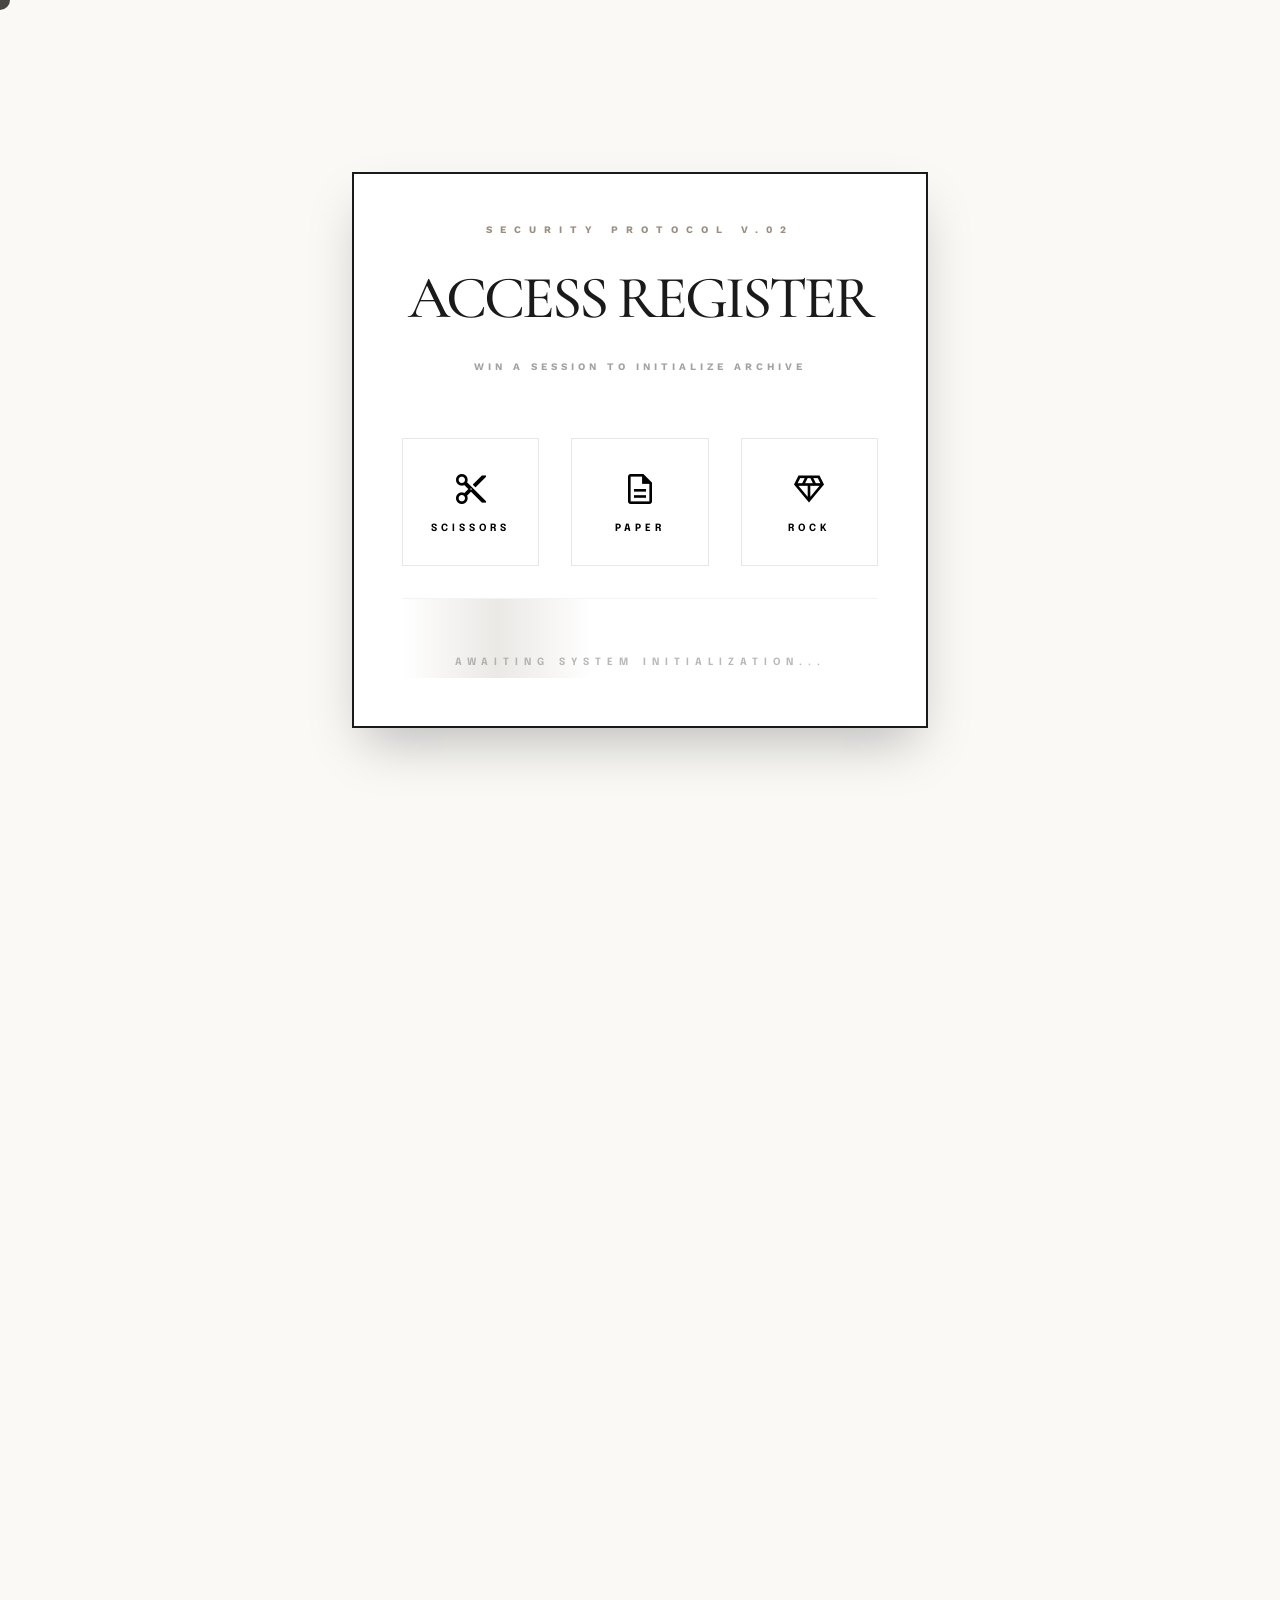
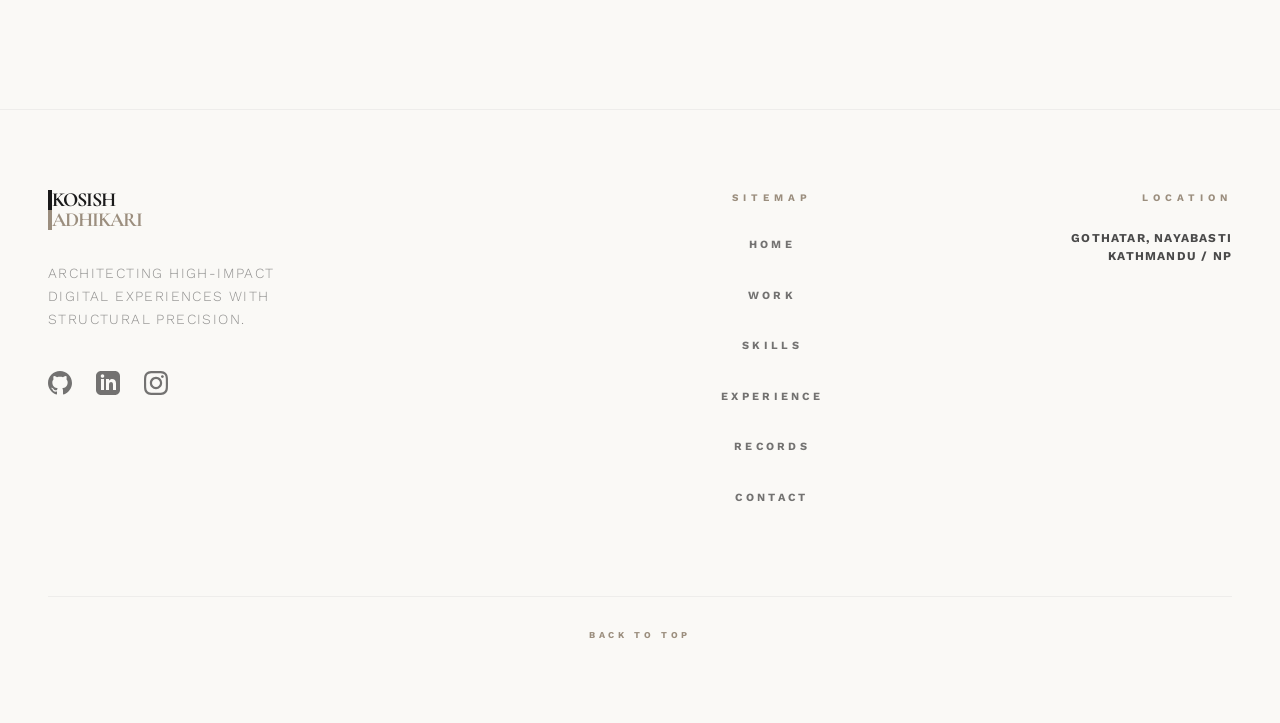
<file: index.html>
<!DOCTYPE html>
<html class="dark" lang="en">

<head>
  <meta charset="utf-8" />
  <meta content="width=device-width, initial-scale=1.0" name="viewport" />
  <title>KOSISH ADHIKARI | Portfolio</title>
  <link
    href="https://fonts.googleapis.com/css2?family=Cormorant+Garamond:wght@300;400;500;600;700&family=Epilogue:wght@100..900&display=swap"
    rel="stylesheet" />
  <link href="https://fonts.googleapis.com/css2?family=Material+Symbols+Outlined:wght,FILL@100..700,0..1&display=swap"
    rel="stylesheet" />
  <link rel="stylesheet" href="style.css">
</head>

<body class="bg-background text-primary">
  <!-- The custom cursor element that follows the pointer -->
  <div id="mouse-trail"></div>

  <!-- Main navigation bar showing the site logo and links -->
  <header id="main-header">
    <div class="navbar">
      <a href="index.html" class="flex flex-col group">
        <span
          class="text-2xl font-bold heading-display tracking-tighter uppercase leading-none border-l-4 border-primary pl-4 transition-all">KOSISH</span>
        <span
          class="text-2xl font-bold heading-display tracking-tighter uppercase leading-none border-l-4 border-accent pl-4 text-accent transition-all">ADHIKARI</span>
      </a>
      <nav class="hidden-mobile flex gap-12">
        <a class="nav-link active" href="index.html">Home</a>
        <a class="nav-link" href="projects.html">Work</a>
        <a class="nav-link" href="skills.html">Skills</a>
        <a class="nav-link" href="experience.html">Experience</a>
        <a class="nav-link" href="certificates.html">Records</a>
        <a class="nav-link" href="contact.html">Contact</a>
      </nav>
      <div class="menu-btn" id="mobile-nav-btn">
        <span></span><span></span><span></span>
      </div>
    </div>
  </header>

  <!-- Pop-out mobile navigation drawer -->
  <div id="mobile-menu">
    <a class="mobile-nav-link" href="index.html">Home</a>
    <a class="mobile-nav-link" href="projects.html">Work</a>
    <a class="mobile-nav-link" href="skills.html">Skills</a>
    <a class="mobile-nav-link" href="experience.html">Experience</a>
    <a class="mobile-nav-link" href="certificates.html">Records</a>
    <a class="mobile-nav-link" href="contact.html">Contact</a>
  </div>

  <!-- The rock-paper-scissors security overlay to unlock the site -->
  <div id="intro-screen"
    style="position:fixed;inset:0;z-index:100;background-color:var(--background);display:flex;align-items:center;justify-content:center;transition:opacity 1s;">
    <div
      style="max-width:36rem;width:100%;padding:3rem;border:2px solid var(--primary);background:white;box-shadow:0 25px 50px -12px rgba(0,0,0,0.25);text-align:center;">
      <div class="space-y-4" style="margin-bottom:4rem;">
        <span class="text-10px tracking-08em font-bold text-accent uppercase" style="display:block;">SECURITY PROTOCOL
          v.02</span>
        <h2 class="font-medium heading-display uppercase tracking-tighter"
          style="font-size: clamp(2rem, 5vw, 3.75rem);">ACCESS REGISTER</h2>
        <p class="text-10px tracking-04em font-bold opacity-40 uppercase" style="display:block;">WIN A SESSION TO
          INITIALIZE ARCHIVE</p>
      </div>

      <div class="grid grid-cols-3 gap-8" id="game-btns" style="margin-bottom:2rem;">
        <button onclick="playGame('SCISSORS')" class="action-btn">
          <span class="material-symbols-outlined">content_cut</span>
          <span class="text-10px font-bold tracking-04em uppercase code-font">SCISSORS</span>
        </button>
        <button onclick="playGame('PAPER')" class="action-btn">
          <span class="material-symbols-outlined">description</span>
          <span class="text-10px font-bold tracking-04em uppercase code-font">PAPER</span>
        </button>
        <button onclick="playGame('ROCK')" class="action-btn">
          <span class="material-symbols-outlined">diamond</span>
          <span class="text-10px font-bold tracking-04em uppercase code-font">ROCK</span>
        </button>
      </div>

      <div id="game-msg" class="status-bar"
        style="min-height:80px;display:flex;align-items:center;justify-content:center;padding-top:3rem;border-top:1px solid rgba(26,26,26,0.05);">
        <span class="text-10px tracking-06em font-bold opacity-30 uppercase code-font">AWAITING SYSTEM
          INITIALIZATION...</span>
      </div>
    </div>
  </div>

  <!-- Main content wrapper -->
  <main class="relative pt-32 px-12">

    <!-- Hero block featuring the profile text and photo -->
    <section class="max-w-screen-2xl fade-in-up"
      style="min-height:70vh; display:flex; flex-wrap:wrap; align-items:center; justify-content:space-between; gap:4rem; padding:5rem 0;">
      <div style="flex:1; min-width:280px;" class="space-y-10">
        <h1
          class="font-medium leading-none tracking-tighter uppercase heading-display mb-12 fade-in-up active writing-text"
          style="font-size: clamp(3rem, 8vw, 8rem); visibility: hidden;">
          PROFILE<br /><span class="italic">プロフィール</span>
        </h1>
        <p class="text-secondary text-2xl font-light leading-relaxed writing-text"
          style="max-width:44rem; font-family:var(--font-body); visibility: hidden;">
          Detail-oriented Computing and Networking student with a solid academic foundation in computer systems, network
          security, and IT principles. Passionate about technology and skilled in analyzing complex problems with a
          structured approach. Actively involved in Model United Nations (MUNs), demonstrating strong communication,
          public speaking, and leadership abilities in high-pressure, collaborative environments. Eager to combine
          technical expertise with interpersonal strengths in team-based projects, internships, or research
          opportunities.
        </p>
        <div class="border-t border-primary-5 pt-12 mt-12"
          style="width:100%; max-width:80%; display:flex; flex-direction:column; gap:1.25rem;">
          <div class="flex items-center gap-6 group/item cursor-pointer">
            <span class="material-symbols-outlined text-accent group-hover/item:scale-110 transition-transform"
              style="font-size:1.25rem;margin:0;">mail</span>
            <span
              class="text-xl font-medium heading-display text-primary opacity-60 group-hover/item:opacity-100 transition-opacity">kosish.mun@gmail.com</span>
          </div>
          <div class="flex items-center gap-6 group/item cursor-pointer">
            <span class="material-symbols-outlined text-accent group-hover/item:scale-110 transition-transform"
              style="font-size:1.25rem;margin:0;">call</span>
            <span
              class="text-sm tracking-04em font-bold text-primary uppercase opacity-60 group-hover/item:opacity-100 transition-opacity">9767990724</span>
          </div>
          <div class="flex items-center gap-6 group/item cursor-pointer">
            <span class="material-symbols-outlined text-accent group-hover/item:scale-110 transition-transform"
              style="font-size:1.25rem;margin:0;">location_on</span>
            <span
              class="text-sm tracking-04em font-bold text-secondary uppercase opacity-60 group-hover/item:opacity-100 transition-opacity">Gothatar,
              Nayabasti Galli</span>
          </div>
        </div>
      </div>

      <div style="flex:1; min-width:300px; display:flex; justify-content:flex-end;">
        <div class="profile-photo-container group"
          style="position:relative; width:clamp(280px, 30vw, 400px); aspect-ratio:3/4; border:1px solid var(--primary-10); padding:0.75rem; background:var(--background); transition:all 0.6s cubic-bezier(0.23, 1, 0.32, 1);">
          <div class="photo-overlay"
            style="position:absolute; inset:0; background:linear-gradient(45deg, var(--accent), transparent); z-index:2; opacity:0; pointer-events:none;">
          </div>
          <img src="MYPHOTO.jpg" alt="KOSISH ADHIKARI" style="width:100%; height:100%; object-fit:cover;" />
        </div>
      </div>
    </section>

    <!-- CV download strip -->
    <section class="cv-download-strip max-w-screen-2xl fade-in-up" style="margin: 0 0 2rem 0;">
      <div class="cv-strip-inner">
        <div class="cv-strip-left">
          <span class="text-10px tracking-08em font-bold text-accent uppercase">CURRICULUM VITAE (CV)</span>
          <h2 class="cv-strip-heading heading-display">Download<br /><span class="italic">履歴書</span></h2>
          <p class="cv-strip-desc">A full record of academic qualifications, technical skillset, and extracurricular
            leadership. Available as a structured PDF document.</p>
        </div>
        <div class="cv-strip-right">
          <a href="cv.pdf" download="Kosish_Adhikari_CV.pdf" class="cv-download-btn" id="cv-download-btn">
            <span class="material-symbols-outlined cv-btn-icon">download</span>
            <span class="cv-btn-label">
              <span class="cv-btn-title">GET CV</span>
              <span class="cv-btn-sub">PDF · Kosish Adhikari</span>
            </span>
            <span class="cv-btn-arrow material-symbols-outlined">arrow_outward</span>
          </a>
          <p class="cv-strip-note">Updated · 2026 Edition</p>
        </div>
      </div>
    </section>

    <!-- My academic and educational timeline elements -->

    <section class="max-w-screen-2xl border-t border-primary-5" style="padding:10rem 0 0 0;">
      <div class="fade-in-up" style="margin-bottom:10rem;">
        <h3 class="font-medium uppercase tracking-tighter heading-display writing-text"
          style="font-size: clamp(3rem, 8vw, 8rem); visibility: hidden;">
          Academic <br /><span class="italic">Records</span>
        </h3>
      </div>

      <div style="display:flex; flex-direction:column;">


        <div class="group border-b border-primary-10 py-16 fade-in-up"
          style="display:flex; flex-wrap:wrap; align-items:center; gap:2.5rem;">
          <div
            style="display:flex; align-items:center; gap:1rem; flex-shrink:0; border:1px solid var(--primary-10); padding:0.75rem; background:white;">
            <div style="width:100px; height:100px;">
              <img src="universitylogo.jpg" alt="University"
                style="width:100%; height:100%; object-fit:contain; filter:grayscale(1);" />
            </div>
            <div style="width:1px; height:60px; background:var(--primary-10);"></div>
            <div style="width:100px; height:100px;">
              <img src="collegelogo.jpg" alt="College"
                style="width:100%; height:100%; object-fit:contain; filter:grayscale(1);" />
            </div>
          </div>
          <div style="flex:1; min-width:280px;">
            <div style="display:flex; justify-content:space-between; align-items:flex-start; margin-bottom:1rem;">
              <span class="text-10px tracking-06em font-bold text-accent uppercase">THE WESTMINSTER COLLEGE</span>
              <span class="text-2xl font-medium italic opacity-40 heading-display">[PURSUING]</span>
            </div>
            <div>
              <h4 class="font-medium uppercase tracking-tight heading-display writing-text"
                style="font-size: clamp(1.5rem, 3vw, 2.5rem); visibility: hidden;">BSc Hons. in <span
                  class="italic">Computing</span></h4>
              <p class="text-secondary text-10px uppercase tracking-widest mt-4 font-bold writing-text"
                style="visibility: hidden;">BSc Hons in Computing and Networking</p>
            </div>
          </div>
        </div>


        <div class="group border-b border-primary-10 py-16 fade-in-up"
          style="display:flex; flex-wrap:wrap; align-items:center; gap:2.5rem;">
          <div
            style="width:120px; height:120px; border:1px solid var(--primary-10); padding:0.5rem; background:white; flex-shrink:0;">
            <img src="highSchoollogo.jpg" alt="GSS Logo"
              style="width:100%; height:100%; object-fit:contain; filter:grayscale(1);" />
          </div>
          <div style="flex:1; min-width:280px;">
            <div style="display:flex; justify-content:space-between; align-items:flex-start; margin-bottom:1rem;">
              <span class="text-10px tracking-06em font-bold text-accent uppercase">GLOBAL SCHOOL OF SCIENCE
                (GSS)</span>
              <span class="text-2xl font-medium italic opacity-40 heading-display">[GRADUATED]</span>
            </div>
            <div>
              <h4 class="font-medium uppercase tracking-tight heading-display writing-text"
                style="font-size: clamp(1.5rem, 3vw, 2.5rem); visibility: hidden;">NEB <span class="italic">+2</span>
              </h4>
              <p class="text-secondary text-10px uppercase tracking-widest mt-4 font-bold writing-text"
                style="visibility: hidden;">Science (Bio with compulsory Mathematics)</p>
            </div>
          </div>
        </div>


        <div class="py-16 fade-in-up" style="display:flex; flex-wrap:wrap; align-items:center; gap:2.5rem;">
          <div
            style="width:120px; height:120px; flex-shrink:0; border:1px solid var(--primary-10); padding:0.5rem; background:white;">
            <img src="SCHOOL_LOGO.png" alt="Timeline School Logo"
              style="width:100%; height:100%; object-fit:contain; filter:grayscale(1);" />
          </div>
          <div style="flex:1; min-width:280px;">
            <div style="display:flex; justify-content:space-between; align-items:flex-start; margin-bottom:1rem;">
              <span class="text-10px tracking-06em font-bold text-accent uppercase">TIMELINE SCHOOL</span>
              <span class="text-2xl font-medium italic opacity-40 heading-display">[GRADUATED]</span>
            </div>
            <div>
              <h4 class="font-medium uppercase tracking-tight heading-display writing-text"
                style="font-size: clamp(1.5rem, 3vw, 2.5rem); visibility: hidden;">SEE</h4>
              <p class="text-secondary text-10px uppercase tracking-widest mt-4 font-bold writing-text"
                style="visibility: hidden;">General Curriculum with Optional Mathematics and Computer Science</p>
            </div>
          </div>
        </div>

      </div>
    </section>

  </main>

  <!-- Global footer with social profiles and basic sitemap links -->
  <footer class="py-20 border-t border-primary-5 px-12 bg-background mt-10">
    <div class="max-w-screen-2xl mx-auto flex gap-16"
      style="flex-direction: row; flex-wrap: wrap; justify-content: space-between; align-items: flex-start;">
      <div style="flex: 2; min-width: 200px;">
        <a href="index.html" class="flex flex-col mb-8">
          <span
            class="text-xl font-bold heading-display tracking-tighter uppercase leading-none border-l-4 border-primary pl-4">KOSISH</span>
          <span
            class="text-xl font-bold heading-display tracking-tighter uppercase leading-none border-l-4 border-accent pl-4 text-accent">ADHIKARI</span>
        </a>
        <p class="text-secondary text-sm leading-relaxed uppercase tracking-widest font-light opacity-60 mb-10"
          style="max-width: 18rem;">Architecting high-impact digital experiences with structural precision.</p>
        <div class="flex gap-6">
          <a href="https://github.com/kosishadh" target="_blank" class="opacity-60 transition-smooth"
            style="cursor: pointer;" onmouseover="this.style.opacity='1';this.style.transform='scale(1.1)'"
            onmouseout="this.style.opacity='0.6';this.style.transform='scale(1)'"><svg
              style="width: 1.5rem; height: 1.5rem;" class="fill-primary" viewBox="0 0 24 24">
              <path
                d="M12 0c-6.626 0-12 5.373-12 12 0 5.302 3.438 9.8 8.207 11.387.599.111.793-.261.793-.577v-2.234c-3.338.726-4.033-1.416-4.033-1.416-.546-1.387-1.333-1.756-1.333-1.756-1.089-.745.083-.729.083-.729 1.205.084 1.839 1.237 1.839 1.237 1.07 1.834 2.807 1.304 3.492.997.107-.775.418-1.305.762-1.604-2.665-.305-5.467-1.334-5.467-5.931 0-1.311.469-2.381 1.236-3.221-.124-.303-.535-1.524.117-3.176 0 0 1.008-.322 3.301 1.23.957-.266 1.983-.399 3.003-.404 1.02.005 2.047.138 3.006.404 2.291-1.552 3.297-1.23 3.297-1.23.653 1.653.242 2.874.118 3.176.77.84 1.235 1.911 1.235 3.221 0 4.609-2.807 5.624-5.479 5.921.43.372.823 1.102.823 2.222v3.293c0 .319.192.694.801.576 4.765-1.589 8.199-6.086 8.199-11.386 0-6.627-5.373-12-12-12z" />
            </svg></a>
          <a href="https://www.linkedin.com/in/kosish-adhikari-89ba21247/" target="_blank"
            class="opacity-60 transition-smooth" style="cursor: pointer;"
            onmouseover="this.style.opacity='1';this.style.transform='scale(1.1)'"
            onmouseout="this.style.opacity='0.6';this.style.transform='scale(1)'"><svg
              style="width: 1.5rem; height: 1.5rem;" class="fill-primary" viewBox="0 0 24 24">
              <path
                d="M19 0h-14c-2.761 0-5 2.239-5 5v14c0 2.761 2.239 5 5 5h14c2.762 0 5-2.239 5-5v-14c0-2.761-2.238-5-5-5zm-11 19h-3v-11h3v11zm-1.5-12.268c-.966 0-1.75-.79-1.75-1.764s.784-1.764 1.75-1.764 1.75.79 1.75 1.764-.783 1.764-1.75 1.764zm13.5 12.268h-3v-5.604c0-3.368-4-3.113-4 0v5.604h-3v-11h3v1.765c1.396-2.586 7-2.777 7 2.476v6.759z" />
            </svg></a>
          <a href="https://www.instagram.com/kosishadh/" target="_blank" class="opacity-60 transition-smooth"
            style="cursor: pointer;" onmouseover="this.style.opacity='1';this.style.transform='scale(1.1)'"
            onmouseout="this.style.opacity='0.6';this.style.transform='scale(1)'"><svg
              style="width: 1.5rem; height: 1.5rem;" class="fill-primary" viewBox="0 0 24 24">
              <path
                d="M12 2.163c3.204 0 3.584.012 4.85.07 3.252.148 4.771 1.691 4.919 4.919.058 1.265.069 1.645.069 4.849 0 3.205-.012 3.584-.069 4.849-.149 3.225-1.664 4.771-4.919 4.919-1.266.058-1.644.07-4.85.07-3.204 0-3.584-.012-4.849-.07-3.26-.149-4.771-1.699-4.919-4.92-.058-1.265-.07-1.644-.07-4.849 0-3.204.013-3.583.07-4.849.149-3.227 1.664-4.771 4.919-4.919 1.266-.057 1.645-.069 4.849-.069zm0-2.163c-3.259 0-3.667.014-4.947.072-4.358.2-6.78 2.618-6.98 6.98-.059 1.281-.073 1.689-.073 4.948 0 3.259.014 3.668.072 4.948.2 4.358 2.618 6.78 6.98 6.98 1.281.058 1.689.072 4.948.072 3.259 0 3.668-.014 4.948-.072 4.354-.2 6.782-2.618 6.979-6.98.059-1.28.073-1.689.073-4.948 0-3.259-.014-3.667-.072-4.947-.196-4.354-2.617-6.78-6.979-6.98-1.281-.059-1.69-.073-4.949-.073zm0 5.838c-3.403 0-6.162 2.759-6.162 6.162s2.759 6.163 6.162 6.163 6.162-2.759 6.162-6.163-2.759-6.162-6.162-6.162zm0 10.162c-2.209 0-4-1.79-4-4 0-2.209 1.791-4 4-4s4 1.791 4 4c0 2.21-1.791 4-4 4zm6.406-11.845c-.796 0-1.441.645-1.441 1.44s.645 1.44 1.441 1.44c.795 0 1.439-.645 1.439-1.44s-.644-1.44-1.439-1.44z" />
            </svg></a>
        </div>
      </div>
      <div style="flex: 1; min-width: 140px; display: flex; flex-direction: column; align-items: center;">
        <span class="text-10px tracking-05em text-accent uppercase font-bold mb-6"
          style="display: block;">SITEMAP</span>
        <div class="flex flex-col gap-4 text-center">
          <a class="nav-link footer-nav" href="index.html">Home</a>
          <a class="nav-link footer-nav" href="projects.html">Work</a>
          <a class="nav-link footer-nav" href="skills.html">Skills</a>
          <a class="nav-link footer-nav" href="experience.html">Experience</a>
          <a class="nav-link footer-nav" href="certificates.html">Records</a>
          <a class="nav-link footer-nav" href="contact.html">Contact</a>
        </div>
      </div>
      <div
        style="flex: 1; min-width: 140px; display: flex; flex-direction: column; align-items: flex-end; text-align: right;">
        <span class="text-10px tracking-05em text-accent uppercase font-bold mb-6"
          style="display: block;">LOCATION</span>
        <p class="text-secondary text-xs uppercase tracking-widest font-bold">Gothatar, Nayabasti<br>Kathmandu / NP</p>
      </div>
    </div>
    <div class="max-w-screen-2xl mx-auto mt-20 pt-8 border-t border-primary-5"
      style="display: flex; justify-content: center;">
      <span
        class="text-9px tracking-04em uppercase font-bold text-accent cursor-pointer hover-top-btn transition-colors"
        onclick="window.scrollTo({top:0,behavior:'smooth'})">BACK TO TOP</span>
    </div>
  </footer>

  <script>
    // Grab elements we need to animate or interact with
    const cursor = document.getElementById('mouse-trail');
    const introScreen = document.getElementById('intro-screen');
    const gameMsg = document.getElementById('game-msg');

    // Make the custom cursor dot follow the user's mouse
    document.addEventListener('mousemove', (e) => {
      cursor.style.left = e.clientX + 'px';
      cursor.style.top = e.clientY + 'px';
    });

    // A cool little typing effect that preserves any HTML tags inside the text block!
    function playTyping(element, speed = 8) {
      if (element.dataset.typed === "true") return;
      element.dataset.typed = "true";

      const rect = element.getBoundingClientRect();
      if (rect.height > 0) {
        element.style.minHeight = rect.height + 'px';
      }

      const baseContent = element.innerHTML;
      let i = 0;
      let text = baseContent;
      element.innerHTML = '';
      element.style.opacity = '1';
      element.style.visibility = 'visible';

      function type() {
        if (i <= text.length) {
          if (text.charAt(i) === '<') {
            let tagEnd = text.indexOf('>', i);
            if (tagEnd !== -1) i = tagEnd;
          }
          element.innerHTML = text.slice(0, i + 1);
          i++;
          setTimeout(type, speed);
        } else {
          element.style.minHeight = '';
        }
      }
      type();
    }

    // We observe elements so we can trigger the typing animation right when they scroll into view
    const observer = new IntersectionObserver((entries) => {
      entries.forEach(entry => {
        if (entry.isIntersecting) {
          entry.target.classList.add('active');

          const textNodes = entry.target.querySelectorAll('.writing-text');
          textNodes.forEach(el => {
            if (!el.dataset.typed) {
              setTimeout(() => playTyping(el, 8), 100);
            }
          });

          if (entry.target.classList.contains('writing-text') && !entry.target.dataset.typed) {
            setTimeout(() => playTyping(entry.target, 8), 100);
          }

          // Stop observing this element once it has been revealed and animated
          observer.unobserve(entry.target);
        }
      });
    }, { threshold: 0.1 });
    function startAllAnimations() {
      document.querySelectorAll('.fade-in-up, .writing-text').forEach(el => observer.observe(el));
    }

    // Quick check to see if the user already played the entry game during this session so we don't annoy them
    if (sessionStorage.getItem('hasVisited') === 'true') {
      introScreen.style.display = 'none';
      document.body.style.overflowY = 'auto';
      startAllAnimations();
    } else {
      document.body.style.overflowY = 'hidden';
    }

    // Logic for our tiny rock-paper-scissors minigame to unlock the site portfolio
    function playGame(userPick) {
      const choices = ['ROCK', 'PAPER', 'SCISSORS'];
      const sysPick = choices[Math.floor(Math.random() * choices.length)];
      let result = '';
      let win = false;

      if (userPick === sysPick) {
        result = `TIE (BOTH CHOSE ${sysPick})`;
      } else if (
        (userPick === 'ROCK' && sysPick === 'SCISSORS') ||
        (userPick === 'PAPER' && sysPick === 'ROCK') ||
        (userPick === 'SCISSORS' && sysPick === 'PAPER')
      ) {
        result = `WINNER: ACCESS GRANTED (${userPick} BEATS ${sysPick})`;
        win = true;
      } else {
        result = `LOSER: ACCESS DENIED (${sysPick} BEATS ${userPick})`;
      }

      if (win) {
        sessionStorage.setItem('hasVisited', 'true');
        gameMsg.innerHTML = `<span class="text-secondary font-black" style="animation: pulse 1s infinite;">${result}</span>`;
        setTimeout(() => {
          introScreen.style.opacity = '0';
          introScreen.style.pointerEvents = 'none';
          document.body.style.overflowY = 'auto';
          startAllAnimations();
        }, 1000);
      } else {
        gameMsg.innerHTML = `<span class="text-accent font-black">${result}. RETRYING...</span>`;
      }
    }

    // Hook up the mobile hamburger menu toggle so users on phones can navigate
    const menuToggle = document.getElementById('mobile-nav-btn');
    const mobileMenu = document.getElementById('mobile-menu');
    const mainHeader = document.getElementById('main-header');

    if (menuToggle) {
      menuToggle.addEventListener('click', () => {
        menuToggle.classList.toggle('open');
        mobileMenu.classList.toggle('open');
        document.body.style.overflow = mobileMenu.classList.contains('open') ? 'hidden' : 'auto';
      });
    }

    // Scroll state tracker for hiding/showing the sticky header
    let lastScroll = 0;
    window.addEventListener('scroll', () => {
      const currentScroll = window.pageYOffset;
      if (currentScroll <= 0) { mainHeader.classList.remove('hide'); return; }
      if (currentScroll > lastScroll && !mainHeader.classList.contains('hide')) {
        mainHeader.classList.add('hide');
      } else if (currentScroll < lastScroll && mainHeader.classList.contains('hide')) {
        mainHeader.classList.remove('hide');
      }
      lastScroll = currentScroll;
    });
  </script>
</body>

</html>
</file>
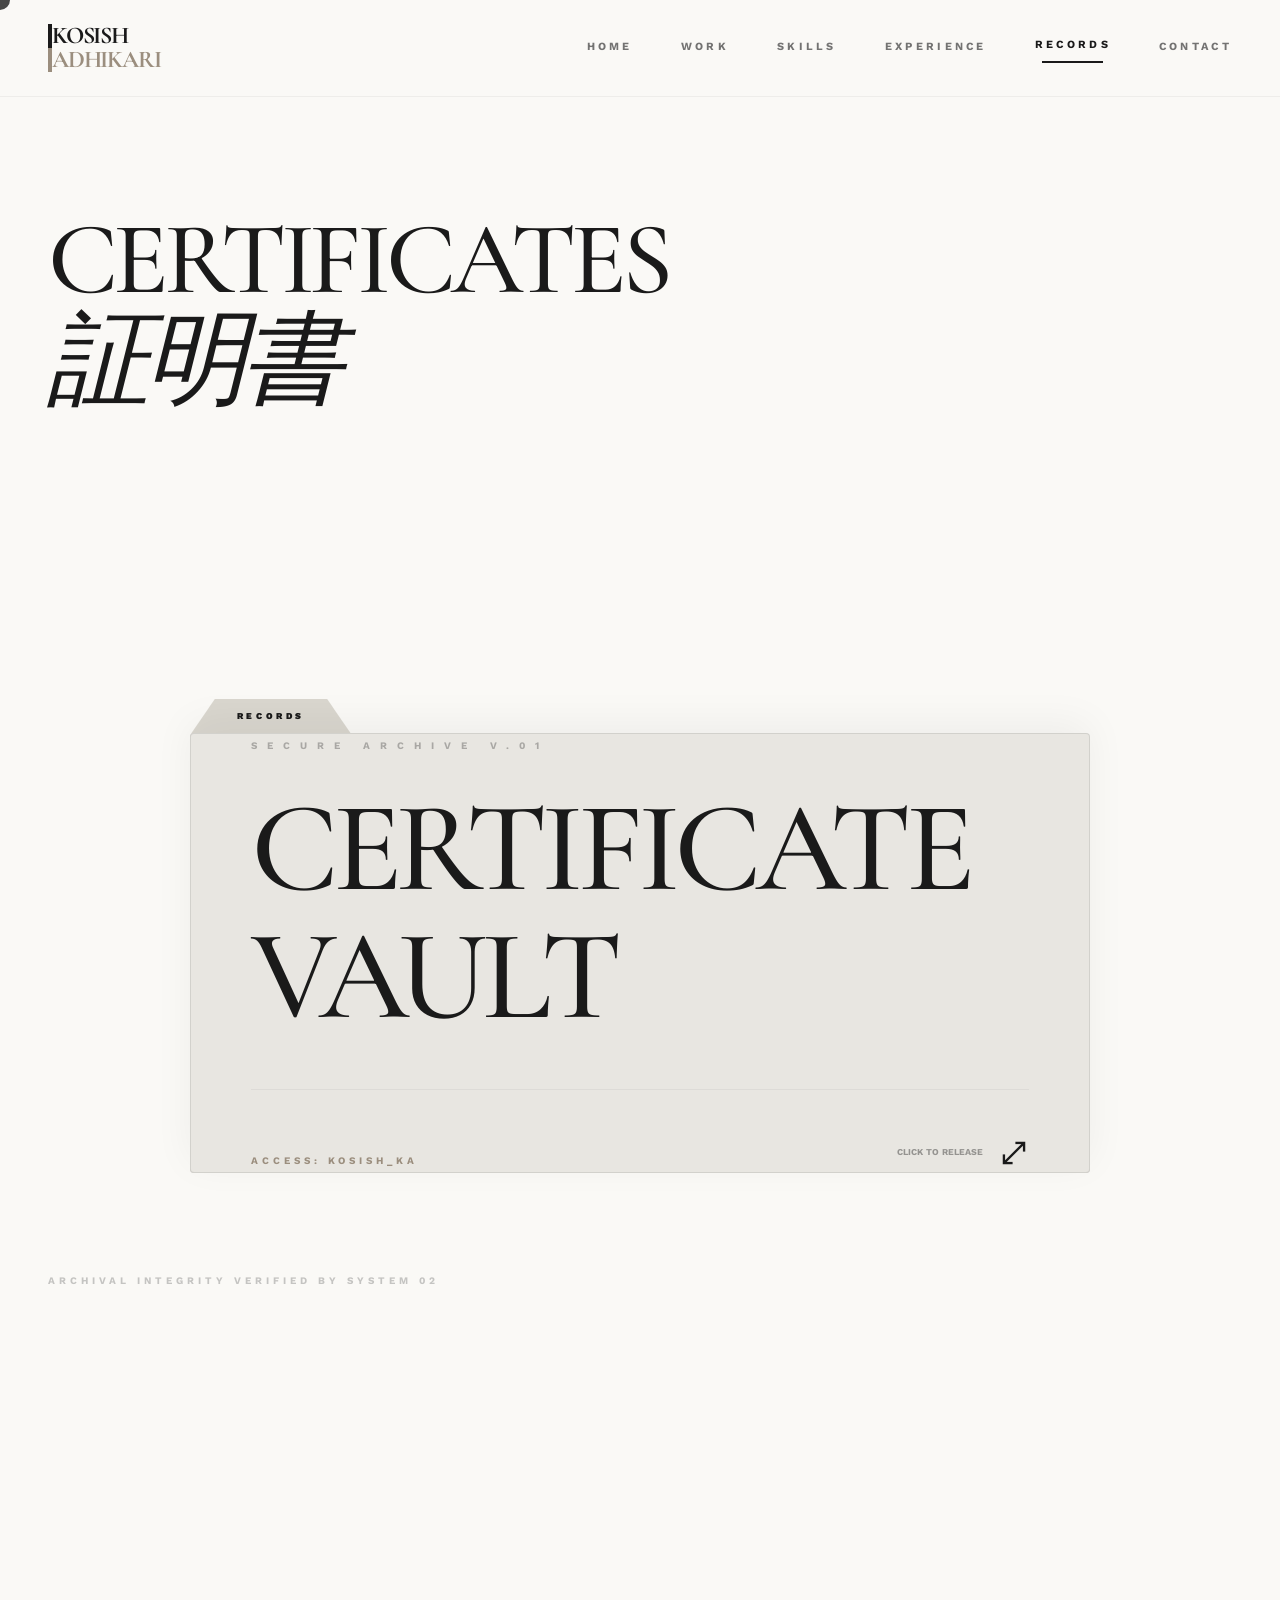
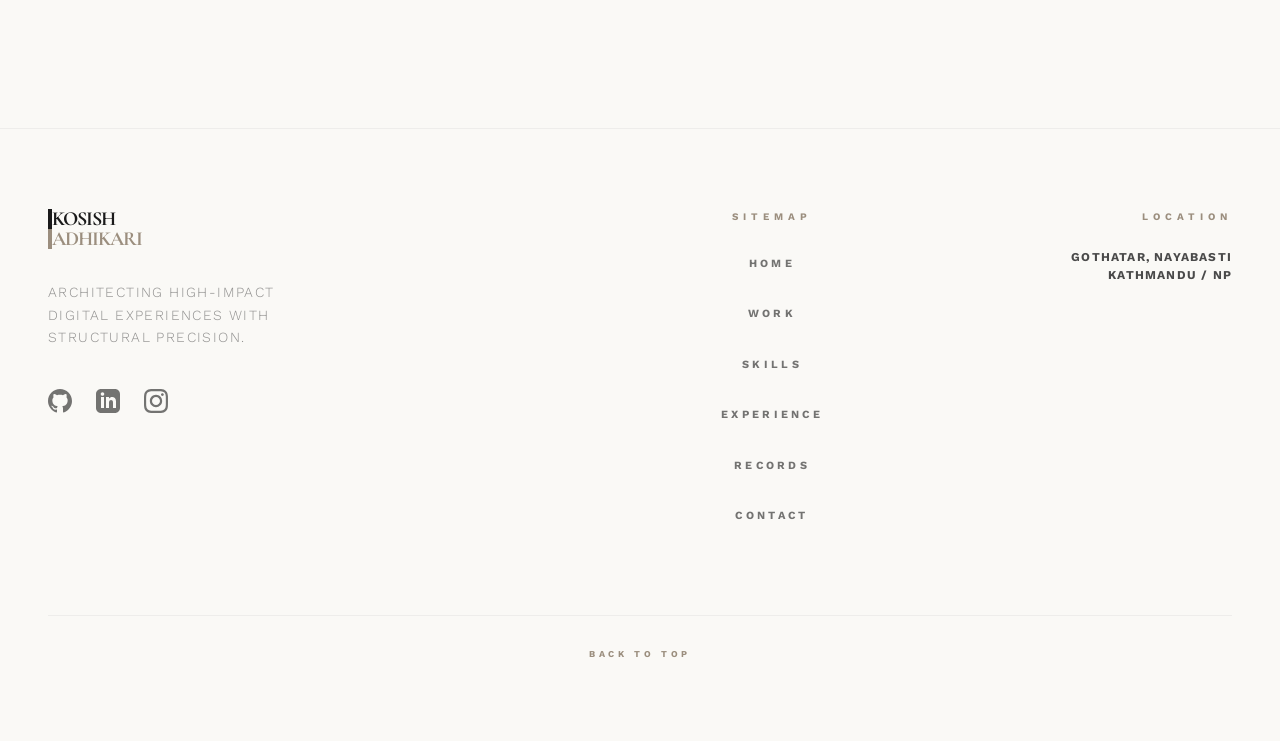
<file: certificates.html>
<!DOCTYPE html>
<html class="dark" lang="en">

<head>
  <meta charset="utf-8" />
  <meta content="width=device-width, initial-scale=1.0" name="viewport" />
  <title>KOSISH ADHIKARI | Records</title>
  <link rel="stylesheet" href="style.css">
  <link
    href="https://fonts.googleapis.com/css2?family=Cormorant+Garamond:wght@300;400;500;600;700&family=Epilogue:wght@100..900&display=swap"
    rel="stylesheet" />
  <link href="https://fonts.googleapis.com/css2?family=Material+Symbols+Outlined:wght,FILL@100..700,0..1&display=swap"
    rel="stylesheet" />
</head>

<body class="bg-background text-primary">
  <!-- The custom dot cursor tracker -->
  <div id="mouse-trail"></div>

  <!-- Main header navigation bar -->
  <header id="main-header">
    <div class="navbar">
      <a href="index.html" class="flex flex-col group">
        <span
          class="text-2xl font-bold heading-display tracking-tighter uppercase leading-none border-l-4 border-primary pl-4 transition-all">KOSISH</span>
        <span
          class="text-2xl font-bold heading-display tracking-tighter uppercase leading-none border-l-4 border-accent pl-4 text-accent transition-all">ADHIKARI</span>
      </a>
      <nav class="hidden-mobile flex gap-12">
        <a class="nav-link" href="index.html">Home</a>
        <a class="nav-link" href="projects.html">Work</a>
        <a class="nav-link" href="skills.html">Skills</a>
        <a class="nav-link" href="experience.html">Experience</a>
        <a class="nav-link active" href="certificates.html">Records</a>
        <a class="nav-link" href="contact.html">Contact</a>
      </nav>
      <div class="menu-btn" id="mobile-nav-btn">
        <span></span><span></span><span></span>
      </div>
    </div>
  </header>

  <!-- Mobile-friendly navigation overlay -->
  <div id="mobile-menu">
    <a class="mobile-nav-link" href="index.html">Home</a>
    <a class="mobile-nav-link" href="projects.html">Work</a>
    <a class="mobile-nav-link" href="skills.html">Skills</a>
    <a class="mobile-nav-link" href="experience.html">Experience</a>
    <a class="mobile-nav-link" href="certificates.html">Records</a>
    <a class="mobile-nav-link" href="contact.html">Contact</a>
  </div>

  <!-- Main wrapper container for the certificates display -->
  <main class="relative pt-32 px-12 pb-80">
    <!-- Big hero block for the page title -->
    <section class="max-w-screen-2xl py-20 fade-in-up">
      <h2 class="font-medium leading-none tracking-tighter uppercase heading-display mb-40 writing-text"
        style="font-size: clamp(3rem, 8vw, 8rem); visibility: hidden;">
        Certificates<br /><span class="italic">証明書</span>
      </h2>

      <!-- Folder Vault -->
      <div class="vault-container" id="certification-vault">
        <div class="folder-back"></div>

        <div class="paper-stack">
          <!-- Paper 01: International Hackathon -->
          <div class="paper-item" onclick="event.stopPropagation()">
            <div class="cert-header flex justify-between items-end">
              <span class="text-9px tracking-04em font-bold text-accent uppercase">RECORD ID: HK-26-W</span>
              <span class="text-10px font-bold uppercase opacity-30">2026</span>
            </div>
            <h4 class="text-4xl text-left heading-display font-medium uppercase mt-4">International Hackathon</h4>
            <p class="text-secondary text-left text-sm mt-4 leading-relaxed font-light">Participated in an
              international-level hackathon focused on solving real-world problems through technology and innovation.
              Collaborated with peers in a high-pressure environment to develop practical solutions.</p>
            <div class="mt-8 pt-8 border-t border-primary-5 flex justify-between items-center">
              <span class="text-10px font-black uppercase text-primary">The Westminster College (UoW)</span>
              <span class="material-symbols-outlined text-accent" style="font-size:1.5rem;margin:0;">verified</span>
            </div>
          </div>

          <!-- Paper 02: WordPress -->
          <div class="paper-item" onclick="event.stopPropagation()">
            <div class="cert-header flex justify-between items-end">
              <span class="text-9px tracking-04em font-bold text-accent uppercase">RECORD ID: WP-24-D</span>
              <span class="text-10px font-bold uppercase opacity-30">DEC 2024</span>
            </div>
            <h4 class="text-4xl text-left heading-display font-medium uppercase mt-4">Free Website with WordPress</h4>
            <p class="text-secondary text-left text-sm mt-4 leading-relaxed font-light">Developed a fully functional
              website using WordPress. Focused on theme customization, user experience, and responsive web design to
              create a creative digital presence.</p>
            <div class="mt-8 pt-8 border-t border-primary-5 flex justify-between items-center">
              <span class="text-10px font-black uppercase text-primary">Coursera Project Network</span>
              <span class="material-symbols-outlined text-accent" style="font-size:1.5rem;margin:0;">verified</span>
            </div>
          </div>

          <!-- Paper 03: Jira -->
          <div class="paper-item" onclick="event.stopPropagation()">
            <div class="cert-header flex justify-between items-end">
              <span class="text-9px tracking-04em font-bold text-accent uppercase">RECORD ID: JR-24-N</span>
              <span class="text-10px font-bold uppercase opacity-30">NOV 2024</span>
            </div>
            <h4 class="text-4xl text-left heading-display font-medium uppercase mt-4">Started with Jira</h4>
            <p class="text-secondary text-left text-sm mt-4 leading-relaxed font-light">Explored task tracking, scrum
              workflows, and sprint planning within the Jira ecosystem. Applied agile methodologies to software
              engineering collaboration strategies.</p>
            <div class="mt-8 pt-8 border-t border-primary-5 flex justify-between items-center">
              <span class="text-10px font-black uppercase text-primary">Coursera Project Network</span>
              <span class="material-symbols-outlined text-accent" style="font-size:1.5rem;margin:0;">verified</span>
            </div>
          </div>

          <!-- Paper 04: Excel -->
          <div class="paper-item" onclick="event.stopPropagation()">
            <div class="cert-header flex justify-between items-end">
              <span class="text-9px tracking-04em font-bold text-accent uppercase">RECORD ID: XL-DA-01</span>
              <span class="text-10px font-bold uppercase opacity-30">2024</span>
            </div>
            <h4 class="text-4xl text-left heading-display font-medium uppercase mt-4">Basics for Data Analysis</h4>
            <p class="text-secondary text-left text-sm mt-4 leading-relaxed font-light">Foundational training in Excel
              focused on data analysis techniques, including spreadsheet functions, data organization, and basic
              visualization skills for professional development.</p>
            <div class="mt-8 pt-8 border-t border-primary-5 flex justify-between items-center">
              <span class="text-10px font-black uppercase text-primary">IBM via Coursera</span>
              <span class="material-symbols-outlined text-accent" style="font-size:1.5rem;margin:0;">verified</span>
            </div>
          </div>
        </div>

        <!-- Folder Front Cover -->
        <div class="folder-front">
          <span class="text-10px tracking-1em font-bold opacity-30 uppercase mb-8" style="display:block;">SECURE ARCHIVE
            v.01</span>
          <h3 class="text-6xl md-text-8rem font-medium heading-display uppercase tracking-tighter leading-none mb-12">
            CERTIFICATE<br />VAULT</h3>
          <div class="flex justify-between items-end border-t border-primary-5 pt-12">
            <span class="text-10px tracking-04em font-bold text-accent uppercase">ACCESS: KOSISH_KA</span>
            <div class="flex items-center gap-4">
              <span class="text-9px font-bold uppercase opacity-40">Click to Release</span>
              <span class="material-symbols-outlined" style="font-size:1.875rem;margin:0;">open_in_full</span>
            </div>
          </div>
        </div>
      </div>

      <p class="mt-20 text-10px tracking-04em font-bold text-secondary uppercase opacity-30">ARCHIVAL INTEGRITY VERIFIED
        BY SYSTEM 02</p>
    </section>
  </main>

  <!-- Standard site footer with links and social connections -->
  <footer class="py-20 border-t border-primary-5 px-12 bg-background mt-10">
    <div class="max-w-screen-2xl mx-auto flex gap-16"
      style="flex-direction: row; flex-wrap: wrap; justify-content: space-between; align-items: flex-start;">
      <div style="flex: 2; min-width: 200px;">
        <a href="index.html" class="flex flex-col mb-8">
          <span
            class="text-xl font-bold heading-display tracking-tighter uppercase leading-none border-l-4 border-primary pl-4">KOSISH</span>
          <span
            class="text-xl font-bold heading-display tracking-tighter uppercase leading-none border-l-4 border-accent pl-4 text-accent">ADHIKARI</span>
        </a>
        <p class="text-secondary text-sm leading-relaxed uppercase tracking-widest font-light opacity-60 mb-10"
          style="max-width: 18rem;">Architecting high-impact digital experiences with structural precision.</p>
        <div class="flex gap-6">
          <a href="https://github.com/kosishadh" target="_blank" class="opacity-60 transition-smooth"
            style="cursor: pointer;" onmouseover="this.style.opacity='1';this.style.transform='scale(1.1)'"
            onmouseout="this.style.opacity='0.6';this.style.transform='scale(1)'"><svg
              style="width: 1.5rem; height: 1.5rem;" class="fill-primary" viewBox="0 0 24 24">
              <path
                d="M12 0c-6.626 0-12 5.373-12 12 0 5.302 3.438 9.8 8.207 11.387.599.111.793-.261.793-.577v-2.234c-3.338.726-4.033-1.416-4.033-1.416-.546-1.387-1.333-1.756-1.333-1.756-1.089-.745.083-.729.083-.729 1.205.084 1.839 1.237 1.839 1.237 1.07 1.834 2.807 1.304 3.492.997.107-.775.418-1.305.762-1.604-2.665-.305-5.467-1.334-5.467-5.931 0-1.311.469-2.381 1.236-3.221-.124-.303-.535-1.524.117-3.176 0 0 1.008-.322 3.301 1.23.957-.266 1.983-.399 3.003-.404 1.02.005 2.047.138 3.006.404 2.291-1.552 3.297-1.23 3.297-1.23.653 1.653.242 2.874.118 3.176.77.84 1.235 1.911 1.235 3.221 0 4.609-2.807 5.624-5.479 5.921.43.372.823 1.102.823 2.222v3.293c0 .319.192.694.801.576 4.765-1.589 8.199-6.086 8.199-11.386 0-6.627-5.373-12-12-12z" />
            </svg></a>
          <a href="https://www.linkedin.com/in/kosish-adhikari-89ba21247/" target="_blank"
            class="opacity-60 transition-smooth" style="cursor: pointer;"
            onmouseover="this.style.opacity='1';this.style.transform='scale(1.1)'"
            onmouseout="this.style.opacity='0.6';this.style.transform='scale(1)'"><svg
              style="width: 1.5rem; height: 1.5rem;" class="fill-primary" viewBox="0 0 24 24">
              <path
                d="M19 0h-14c-2.761 0-5 2.239-5 5v14c0 2.761 2.239 5 5 5h14c2.762 0 5-2.239 5-5v-14c0-2.761-2.238-5-5-5zm-11 19h-3v-11h3v11zm-1.5-12.268c-.966 0-1.75-.79-1.75-1.764s.784-1.764 1.75-1.764 1.75.79 1.75 1.764-.783 1.764-1.75 1.764zm13.5 12.268h-3v-5.604c0-3.368-4-3.113-4 0v5.604h-3v-11h3v1.765c1.396-2.586 7-2.777 7 2.476v6.759z" />
            </svg></a>
          <a href="https://www.instagram.com/kosishadh/" target="_blank" class="opacity-60 transition-smooth"
            style="cursor: pointer;" onmouseover="this.style.opacity='1';this.style.transform='scale(1.1)'"
            onmouseout="this.style.opacity='0.6';this.style.transform='scale(1)'"><svg
              style="width: 1.5rem; height: 1.5rem;" class="fill-primary" viewBox="0 0 24 24">
              <path
                d="M12 2.163c3.204 0 3.584.012 4.85.07 3.252.148 4.771 1.691 4.919 4.919.058 1.265.069 1.645.069 4.849 0 3.205-.012 3.584-.069 4.849-.149 3.225-1.664 4.771-4.919 4.919-1.266.058-1.644.07-4.85.07-3.204 0-3.584-.012-4.849-.07-3.26-.149-4.771-1.699-4.919-4.92-.058-1.265-.07-1.644-.07-4.849 0-3.204.013-3.583.07-4.849.149-3.227 1.664-4.771 4.919-4.919 1.266-.057 1.645-.069 4.849-.069zm0-2.163c-3.259 0-3.667.014-4.947.072-4.358.2-6.78 2.618-6.98 6.98-.059 1.281-.073 1.689-.073 4.948 0 3.259.014 3.668.072 4.948.2 4.358 2.618 6.78 6.98 6.98 1.281.058 1.689.072 4.948.072 3.259 0 3.668-.014 4.948-.072 4.354-.2 6.782-2.618 6.979-6.98.059-1.28.073-1.689.073-4.948 0-3.259-.014-3.667-.072-4.947-.196-4.354-2.617-6.78-6.979-6.98-1.281-.059-1.69-.073-4.949-.073zm0 5.838c-3.403 0-6.162 2.759-6.162 6.162s2.759 6.163 6.162 6.163 6.162-2.759 6.162-6.163-2.759-6.162-6.162-6.162zm0 10.162c-2.209 0-4-1.79-4-4 0-2.209 1.791-4 4-4s4 1.791 4 4c0 2.21-1.791 4-4 4zm6.406-11.845c-.796 0-1.441.645-1.441 1.44s.645 1.44 1.441 1.44c.795 0 1.439-.645 1.439-1.44s-.644-1.44-1.439-1.44z" />
            </svg></a>
        </div>
      </div>
      <div style="flex: 1; min-width: 140px; display: flex; flex-direction: column; align-items: center;">
        <span class="text-10px tracking-05em text-accent uppercase font-bold mb-6"
          style="display: block;">SITEMAP</span>
        <div class="flex flex-col gap-4 text-center">
          <a class="nav-link footer-nav" href="index.html">Home</a>
          <a class="nav-link footer-nav" href="projects.html">Work</a>
          <a class="nav-link footer-nav" href="skills.html">Skills</a>
          <a class="nav-link footer-nav" href="experience.html">Experience</a>
          <a class="nav-link footer-nav" href="certificates.html">Records</a>
          <a class="nav-link footer-nav" href="contact.html">Contact</a>
        </div>
      </div>
      <div
        style="flex: 1; min-width: 140px; display: flex; flex-direction: column; align-items: flex-end; text-align: right;">
        <span class="text-10px tracking-05em text-accent uppercase font-bold mb-6"
          style="display: block;">LOCATION</span>
        <p class="text-secondary text-xs uppercase tracking-widest font-bold">Gothatar, Nayabasti<br>Kathmandu / NP</p>
      </div>
    </div>
    <div class="max-w-screen-2xl mx-auto mt-20 pt-8 border-t border-primary-5"
      style="display: flex; justify-content: center;">
      <span
        class="text-9px tracking-04em uppercase font-bold text-accent cursor-pointer hover-top-btn transition-colors"
        onclick="window.scrollTo({top:0,behavior:'smooth'})">BACK TO TOP</span>
    </div>
  </footer>

  <script>
    // Link to our custom cursor in the DOM
    const cursor = document.getElementById('mouse-trail');

    // Wire up the cursor to follow the pointer coordinate events
    document.addEventListener('mousemove', (e) => {
      cursor.style.left = e.clientX + 'px';
      cursor.style.top = e.clientY + 'px';
    });

    // Custom typing effect that automatically handles embedded HTML tags
    function playTyping(element, speed = 8) {
      if (element.dataset.typed === "true") return;
      element.dataset.typed = "true";
      const rect = element.getBoundingClientRect();
      if (rect.height > 0) element.style.minHeight = rect.height + 'px';
      const baseContent = element.innerHTML;
      let i = 0; let text = baseContent;
      element.innerHTML = '';
      element.style.opacity = '1'; element.style.visibility = 'visible';
      function type() {
        if (i <= text.length) {
          if (text.charAt(i) === '<') {
            let tagEnd = text.indexOf('>', i);
            if (tagEnd !== -1) i = tagEnd;
          }
          element.innerHTML = text.slice(0, i + 1);
          i++; setTimeout(type, speed);
        } else {
          element.style.minHeight = '';
        }
      }
      type();
    }

    // Scroll observer to trigger our fancy typing animations right when they become visible
    const observer = new IntersectionObserver((entries) => {
      entries.forEach(entry => {
        if (entry.isIntersecting) {
          entry.target.classList.add('active');
          const textNodes = entry.target.querySelectorAll('.writing-text');
          textNodes.forEach(el => {
            if (!el.dataset.typed) setTimeout(() => playTyping(el, 8), 100);
          });
          if (entry.target.classList.contains('writing-text') && !entry.target.dataset.typed) {
            setTimeout(() => playTyping(entry.target, 8), 100);
          }
          // Prevent re-triggering animation on scroll
          observer.unobserve(entry.target);
        }
      });
    }, { threshold: 0.1 });
    document.querySelectorAll('.fade-in-up, .writing-text').forEach(el => observer.observe(el));

    // Elements for our interactive 3D certificate folder
    const vault = document.getElementById('certification-vault');
    const papers = document.querySelectorAll('.paper-item');

    // Click handler to open/close the main vault holder
    vault.addEventListener('click', (e) => {
      if (!e.target.closest('.paper-item')) {
        vault.classList.toggle('is-open');
        if (!vault.classList.contains('is-open')) {
          papers.forEach(p => p.classList.remove('dismissed'));
        }
      }
    });

    // Sub-click handlers for the individual certificates being pulled out
    papers.forEach(paper => {
      paper.addEventListener('click', (e) => {
        e.stopPropagation();
        if (vault.classList.contains('is-open')) {
          paper.classList.add('dismissed');
        }
      });
    });

    // Hooking up the mobile hamburger menu components
    const menuToggle = document.getElementById('mobile-nav-btn');
    const mobileMenu = document.getElementById('mobile-menu');
    const mainHeader = document.getElementById('main-header');

    // Tapping the hamburger pops the drawer and locks the body scroll
    if (menuToggle) {
      menuToggle.addEventListener('click', () => {
        menuToggle.classList.toggle('open');
        mobileMenu.classList.toggle('open');
        document.body.style.overflow = mobileMenu.classList.contains('open') ? 'hidden' : 'auto';
      });
    }

    // Scroll state tracker for hiding/showing the sticky header
    let lastScroll = 0;
    window.addEventListener('scroll', () => {
      const currentScroll = window.pageYOffset;
      if (currentScroll <= 0) { mainHeader.classList.remove('hide'); return; }
      if (currentScroll > lastScroll && !mainHeader.classList.contains('hide')) {
        mainHeader.classList.add('hide');
      } else if (currentScroll < lastScroll && mainHeader.classList.contains('hide')) {
        mainHeader.classList.remove('hide');
      }
      lastScroll = currentScroll;
    });
  </script>
</body>

</html>
</file>
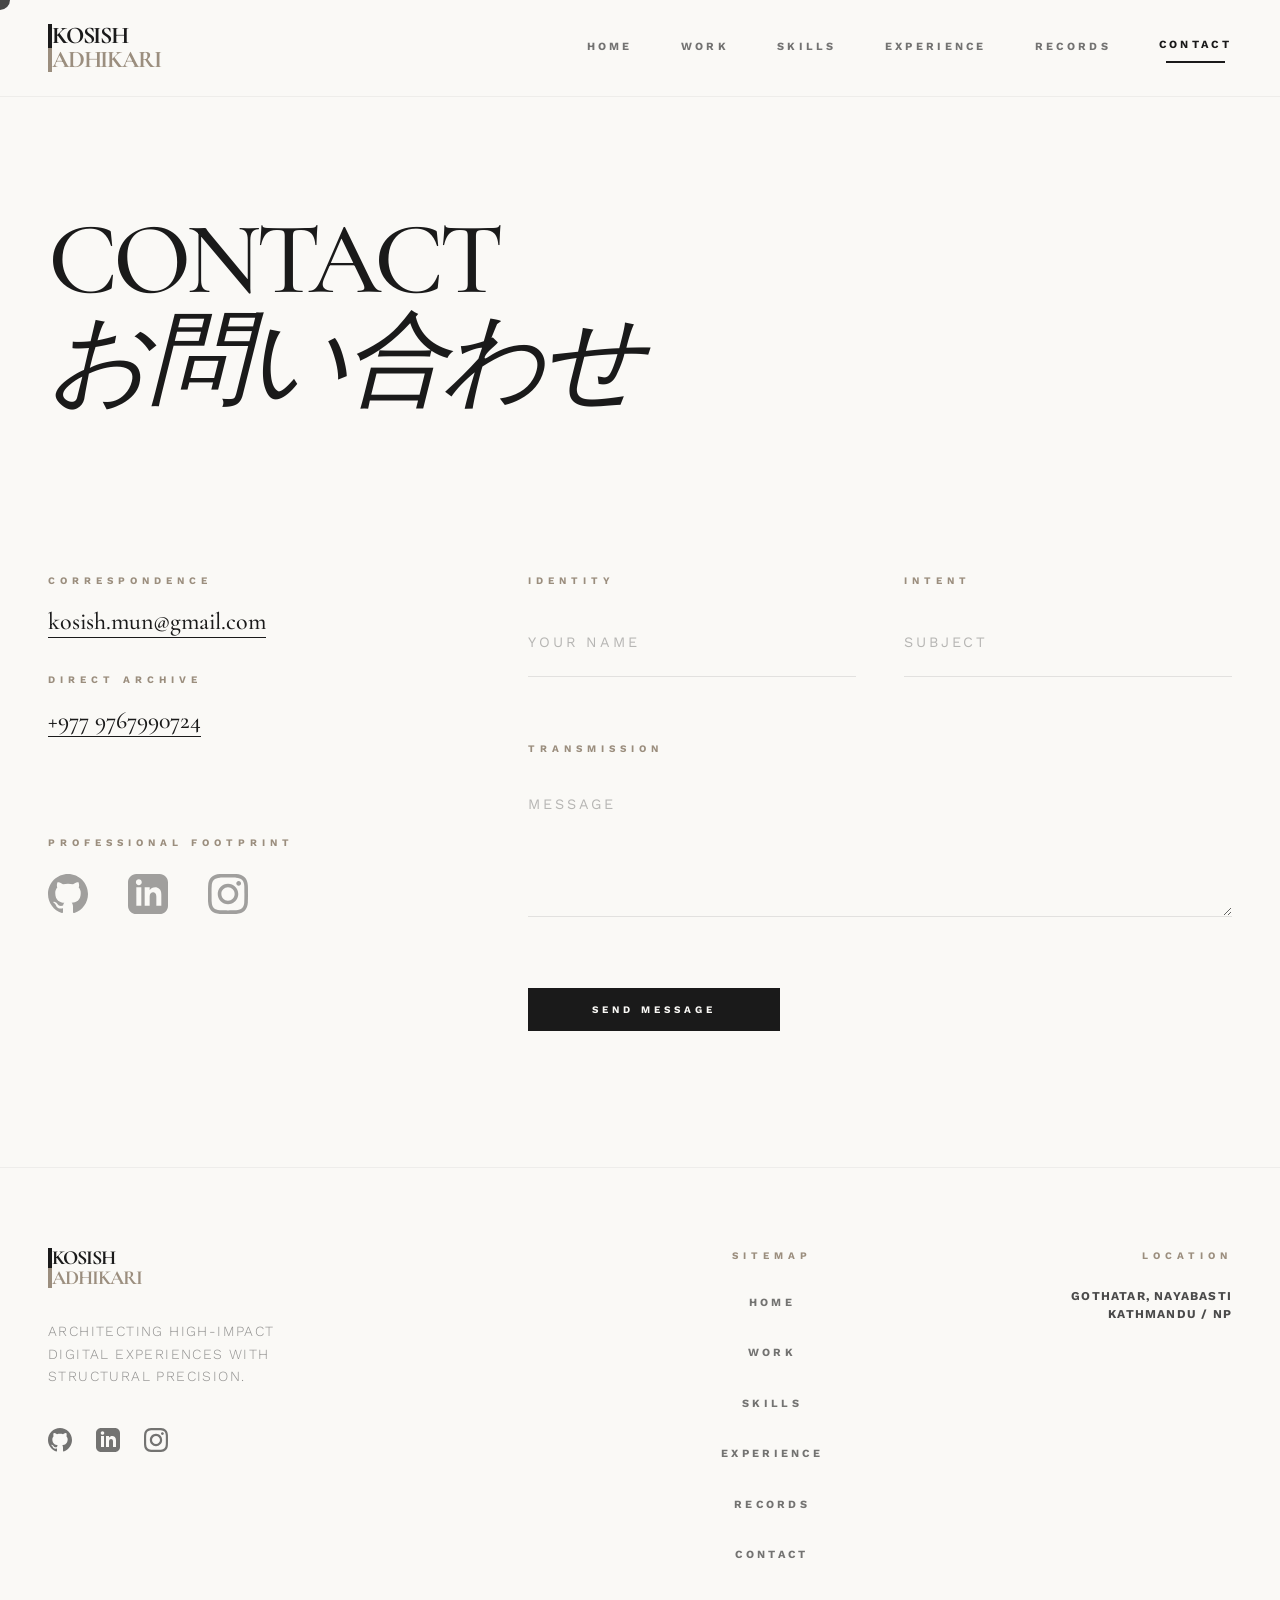
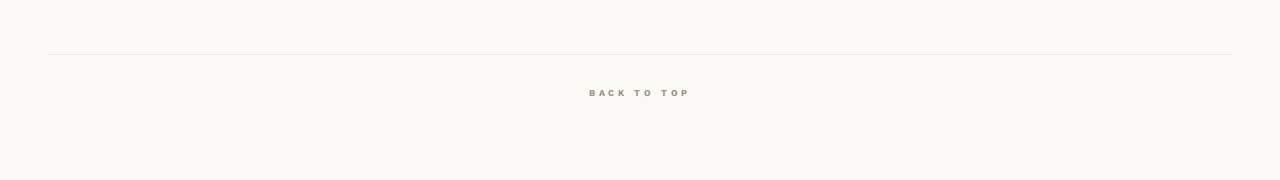
<file: contact.html>
<!DOCTYPE html>
<html class="dark" lang="en">
<head>
  <meta charset="utf-8"/><meta content="width=device-width, initial-scale=1.0" name="viewport"/>
  <title>KOSISH ADHIKARI | Contact</title>
  <link rel="stylesheet" href="style.css">
  <link href="https://fonts.googleapis.com/css2?family=Cormorant+Garamond:wght@300;400;500;600;700&family=Inter:wght@100..900&family=Epilogue:wght@100..900&display=swap" rel="stylesheet"/>
  <link href="https://fonts.googleapis.com/css2?family=Material+Symbols+Outlined:wght,FILL@100..700,0..1&display=swap" rel="stylesheet"/>
</head>
<body class="bg-background text-primary">
  <!-- The custom dot cursor tracker -->
  <div id="mouse-trail"></div>

  <!-- Main header navigation bar -->
  <header id="main-header">
    <div class="navbar">
      <a href="index.html" class="flex flex-col group">
        <span class="text-2xl font-bold heading-display tracking-tighter uppercase leading-none border-l-4 border-primary pl-4 transition-all">KOSISH</span>
        <span class="text-2xl font-bold heading-display tracking-tighter uppercase leading-none border-l-4 border-accent pl-4 text-accent transition-all">ADHIKARI</span>
      </a>
      <nav class="hidden-mobile flex gap-12">
        <a class="nav-link" href="index.html">Home</a>
        <a class="nav-link" href="projects.html">Work</a>
        <a class="nav-link" href="skills.html">Skills</a>
        <a class="nav-link" href="experience.html">Experience</a>
        <a class="nav-link" href="certificates.html">Records</a>
        <a class="nav-link active" href="contact.html">Contact</a>
      </nav>
      <div class="menu-btn" id="mobile-nav-btn">
        <span></span><span></span><span></span>
      </div>
    </div>
  </header>

  <!-- Mobile-friendly navigation overlay -->
  <div id="mobile-menu">
    <a class="mobile-nav-link" href="index.html">Home</a>
    <a class="mobile-nav-link" href="projects.html">Work</a>
    <a class="mobile-nav-link" href="skills.html">Skills</a>
    <a class="mobile-nav-link" href="experience.html">Experience</a>
    <a class="mobile-nav-link" href="certificates.html">Records</a>
    <a class="mobile-nav-link" href="contact.html">Contact</a>
  </div>

  <!-- Main content wrapper displaying our contact details -->
  <main class="relative pt-32 px-12">
    <!-- Big hero block for the page title -->
    <section class="max-w-screen-2xl py-20 fade-in-up">
      <h2 class="font-medium leading-none tracking-tighter uppercase heading-display mb-40 writing-text" style="font-size: clamp(3rem, 8vw, 8rem); visibility: hidden;">
        Contact<br/><span class="italic">お問い合わせ</span>
      </h2>

      <div class="flex gap-32 mt-20" style="flex-wrap: wrap; align-items: flex-start;">

        <!-- Left: Contact info -->
        <div style="flex: 1; min-width: 260px;" class="fade-in-up">
          <div class="space-y-8">
            <div>
              <span class="text-10px tracking-05em uppercase text-accent font-bold mb-4" style="display:block;">CORRESPONDENCE</span>
              <a href="mailto:kosish.mun@gmail.com" class="text-2xl font-medium heading-display underline decoration-1 underline-offset-8" style="display:block; margin-top:1rem;">kosish.mun@gmail.com</a>
            </div>
            <div style="margin-top:2rem;">
              <span class="text-10px tracking-05em uppercase text-accent font-bold" style="display:block;">DIRECT ARCHIVE</span>
              <a href="tel:+9779767990724" class="text-2xl font-medium heading-display uppercase underline decoration-1 underline-offset-8" style="display:block; margin-top:1rem;">+977 9767990724</a>
            </div>
          </div>
          <div style="margin-top:6rem;">
            <span class="text-10px tracking-05em uppercase text-accent font-bold" style="display:block; margin-bottom:1.5rem;">PROFESSIONAL FOOTPRINT</span>
            <div class="flex gap-10">
              <a href="https://github.com/kosishadh" target="_blank" style="opacity:0.4; transition: opacity 0.3s, transform 0.3s;" onmouseover="this.style.opacity='1';this.style.transform='scale(1.25)'" onmouseout="this.style.opacity='0.4';this.style.transform='scale(1)'">
                <svg class="fill-primary" style="width:2.5rem;height:2.5rem;" viewBox="0 0 24 24"><path d="M12 0c-6.626 0-12 5.373-12 12 0 5.302 3.438 9.8 8.207 11.387.599.111.793-.261.793-.577v-2.234c-3.338.726-4.033-1.416-4.033-1.416-.546-1.387-1.333-1.756-1.333-1.756-1.089-.745.083-.729.083-.729 1.205.084 1.839 1.237 1.839 1.237 1.07 1.834 2.807 1.304 3.492.997.107-.775.418-1.305.762-1.604-2.665-.305-5.467-1.334-5.467-5.931 0-1.311.469-2.381 1.236-3.221-.124-.303-.535-1.524.117-3.176 0 0 1.008-.322 3.301 1.23.957-.266 1.983-.399 3.003-.404 1.02.005 2.047.138 3.006.404 2.291-1.552 3.297-1.23 3.297-1.23.653 1.653.242 2.874.118 3.176.77.84 1.235 1.911 1.235 3.221 0 4.609-2.807 5.624-5.479 5.921.43.372.823 1.102.823 2.222v3.293c0 .319.192.694.801.576 4.765-1.589 8.199-6.086 8.199-11.386 0-6.627-5.373-12-12-12z"/></svg>
              </a>
              <a href="https://www.linkedin.com/in/kosish-adhikari-89ba21247/" target="_blank" style="opacity:0.4; transition: opacity 0.3s, transform 0.3s;" onmouseover="this.style.opacity='1';this.style.transform='scale(1.25)'" onmouseout="this.style.opacity='0.4';this.style.transform='scale(1)'">
                <svg class="fill-primary" style="width:2.5rem;height:2.5rem;" viewBox="0 0 24 24"><path d="M19 0h-14c-2.761 0-5 2.239-5 5v14c0 2.761 2.239 5 5 5h14c2.762 0 5-2.239 5-5v-14c0-2.761-2.238-5-5-5zm-11 19h-3v-11h3v11zm-1.5-12.268c-.966 0-1.75-.79-1.75-1.764s.784-1.764 1.75-1.764 1.75.79 1.75 1.764-.783 1.764-1.75 1.764zm13.5 12.268h-3v-5.604c0-3.368-4-3.113-4 0v5.604h-3v-11h3v1.765c1.396-2.586 7-2.777 7 2.476v6.759z"/></svg>
              </a>
              <a href="https://www.instagram.com/unc.kosish7/" target="_blank" style="opacity:0.4; transition: opacity 0.3s, transform 0.3s;" onmouseover="this.style.opacity='1';this.style.transform='scale(1.25)'" onmouseout="this.style.opacity='0.4';this.style.transform='scale(1)'">
                <svg class="fill-primary" style="width:2.5rem;height:2.5rem;" viewBox="0 0 24 24"><path d="M12 2.163c3.204 0 3.584.012 4.85.07 3.252.148 4.771 1.691 4.919 4.919.058 1.265.069 1.645.069 4.849 0 3.205-.012 3.584-.069 4.849-.149 3.225-1.664 4.771-4.919 4.919-1.266.058-1.644.07-4.85.07-3.204 0-3.584-.012-4.849-.07-3.26-.149-4.771-1.699-4.919-4.92-.058-1.265-.07-1.644-.07-4.849 0-3.204.013-3.583.07-4.849.149-3.227 1.664-4.771 4.919-4.919 1.266-.057 1.645-.069 4.849-.069zm0-2.163c-3.259 0-3.667.014-4.947.072-4.358.2-6.78 2.618-6.98 6.98-.059 1.281-.073 1.689-.073 4.948 0 3.259.014 3.668.072 4.948.2 4.358 2.618 6.78 6.98 6.98 1.281.058 1.689.072 4.948.072 3.259 0 3.668-.014 4.948-.072 4.354-.2 6.782-2.618 6.979-6.98.059-1.28.073-1.689.073-4.948 0-3.259-.014-3.667-.072-4.947-.196-4.354-2.617-6.78-6.979-6.98-1.281-.059-1.69-.073-4.949-.073zm0 5.838c-3.403 0-6.162 2.759-6.162 6.162s2.759 6.163 6.162 6.163 6.162-2.759 6.162-6.163-2.759-6.162-6.162-6.162zm0 10.162c-2.209 0-4-1.79-4-4 0-2.209 1.791-4 4-4s4 1.791 4 4c0 2.21-1.791 4-4 4zm6.406-11.845c-.796 0-1.441.645-1.441 1.44s.645 1.44 1.441 1.44c.795 0 1.439-.645 1.439-1.44s-.644-1.44-1.439-1.44z"/></svg>
              </a>
            </div>
          </div>
        </div>

        <!-- Right: Contact form -->
        <!-- Native HTML form elements manually configured to send email -->
        <div style="flex: 2; min-width: 300px;" class="fade-in-up">
          <div class="space-y-16">
            <div class="grid md-grid-cols-2 gap-12" style="grid-template-columns: 1fr 1fr;">
              <div>
                <label class="text-10px tracking-05em uppercase text-accent font-bold" style="display:block; margin-bottom:1rem;">IDENTITY</label>
                <input type="text" id="field-name" placeholder="YOUR NAME">
              </div>
              <div>
                <label class="text-10px tracking-05em uppercase text-accent font-bold" style="display:block; margin-bottom:1rem;">INTENT</label>
                <input type="text" id="field-subject" placeholder="SUBJECT">
              </div>
            </div>
            <div>
              <label class="text-10px tracking-05em uppercase text-accent font-bold" style="display:block; margin-bottom:1rem;">TRANSMISSION</label>
              <textarea id="field-message" rows="4" placeholder="MESSAGE"></textarea>
            </div>
            <!-- Action button triggers custom JS validation and sending -->
            <button class="btn-submit" id="send-btn" onclick="sendMessage()">SEND MESSAGE</button>
            <p id="form-status" style="font-size:10px; letter-spacing:0.4em; text-transform:uppercase; font-weight:700; opacity:0; transition: opacity 0.4s; margin-top:1rem;"></p>
          </div>
        </div>

      </div>
    </section>
  </main>

  <!-- Standard site footer with links and social connections -->
  <footer class="py-20 border-t border-primary-5 px-12 bg-background mt-10">
    <div class="max-w-screen-2xl mx-auto flex gap-16" style="flex-direction: row; flex-wrap: wrap; justify-content: space-between; align-items: flex-start;">
      <div style="flex: 2; min-width: 200px;">
        <a href="index.html" class="flex flex-col mb-8">
          <span class="text-xl font-bold heading-display tracking-tighter uppercase leading-none border-l-4 border-primary pl-4">KOSISH</span>
          <span class="text-xl font-bold heading-display tracking-tighter uppercase leading-none border-l-4 border-accent pl-4 text-accent">ADHIKARI</span>
        </a>
        <p class="text-secondary text-sm leading-relaxed uppercase tracking-widest font-light opacity-60 mb-10" style="max-width: 18rem;">Architecting high-impact digital experiences with structural precision.</p>
        <div class="flex gap-6">
          <a href="https://github.com/kosishadh" target="_blank" class="opacity-60 transition-smooth" style="cursor: pointer;" onmouseover="this.style.opacity='1';this.style.transform='scale(1.1)'" onmouseout="this.style.opacity='0.6';this.style.transform='scale(1)'"><svg style="width: 1.5rem; height: 1.5rem;" class="fill-primary" viewBox="0 0 24 24"><path d="M12 0c-6.626 0-12 5.373-12 12 0 5.302 3.438 9.8 8.207 11.387.599.111.793-.261.793-.577v-2.234c-3.338.726-4.033-1.416-4.033-1.416-.546-1.387-1.333-1.756-1.333-1.756-1.089-.745.083-.729.083-.729 1.205.084 1.839 1.237 1.839 1.237 1.07 1.834 2.807 1.304 3.492.997.107-.775.418-1.305.762-1.604-2.665-.305-5.467-1.334-5.467-5.931 0-1.311.469-2.381 1.236-3.221-.124-.303-.535-1.524.117-3.176 0 0 1.008-.322 3.301 1.23.957-.266 1.983-.399 3.003-.404 1.02.005 2.047.138 3.006.404 2.291-1.552 3.297-1.23 3.297-1.23.653 1.653.242 2.874.118 3.176.77.84 1.235 1.911 1.235 3.221 0 4.609-2.807 5.624-5.479 5.921.43.372.823 1.102.823 2.222v3.293c0 .319.192.694.801.576 4.765-1.589 8.199-6.086 8.199-11.386 0-6.627-5.373-12-12-12z"/></svg></a>
          <a href="https://www.linkedin.com/in/kosish-adhikari-89ba21247/" target="_blank" class="opacity-60 transition-smooth" style="cursor: pointer;" onmouseover="this.style.opacity='1';this.style.transform='scale(1.1)'" onmouseout="this.style.opacity='0.6';this.style.transform='scale(1)'"><svg style="width: 1.5rem; height: 1.5rem;" class="fill-primary" viewBox="0 0 24 24"><path d="M19 0h-14c-2.761 0-5 2.239-5 5v14c0 2.761 2.239 5 5 5h14c2.762 0 5-2.239 5-5v-14c0-2.761-2.238-5-5-5zm-11 19h-3v-11h3v11zm-1.5-12.268c-.966 0-1.75-.79-1.75-1.764s.784-1.764 1.75-1.764 1.75.79 1.75 1.764-.783 1.764-1.75 1.764zm13.5 12.268h-3v-5.604c0-3.368-4-3.113-4 0v5.604h-3v-11h3v1.765c1.396-2.586 7-2.777 7 2.476v6.759z"/></svg></a>
          <a href="https://www.instagram.com/unc.kosish7/" target="_blank" class="opacity-60 transition-smooth" style="cursor: pointer;" onmouseover="this.style.opacity='1';this.style.transform='scale(1.1)'" onmouseout="this.style.opacity='0.6';this.style.transform='scale(1)'"><svg style="width: 1.5rem; height: 1.5rem;" class="fill-primary" viewBox="0 0 24 24"><path d="M12 2.163c3.204 0 3.584.012 4.85.07 3.252.148 4.771 1.691 4.919 4.919.058 1.265.069 1.645.069 4.849 0 3.205-.012 3.584-.069 4.849-.149 3.225-1.664 4.771-4.919 4.919-1.266.058-1.644.07-4.85.07-3.204 0-3.584-.012-4.849-.07-3.26-.149-4.771-1.699-4.919-4.92-.058-1.265-.07-1.644-.07-4.849 0-3.204.013-3.583.07-4.849.149-3.227 1.664-4.771 4.919-4.919 1.266-.057 1.645-.069 4.849-.069zm0-2.163c-3.259 0-3.667.014-4.947.072-4.358.2-6.78 2.618-6.98 6.98-.059 1.281-.073 1.689-.073 4.948 0 3.259.014 3.668.072 4.948.2 4.358 2.618 6.78 6.98 6.98 1.281.058 1.689.072 4.948.072 3.259 0 3.668-.014 4.948-.072 4.354-.2 6.782-2.618 6.979-6.98.059-1.28.073-1.689.073-4.948 0-3.259-.014-3.667-.072-4.947-.196-4.354-2.617-6.78-6.979-6.98-1.281-.059-1.69-.073-4.949-.073zm0 5.838c-3.403 0-6.162 2.759-6.162 6.162s2.759 6.163 6.162 6.163 6.162-2.759 6.162-6.163-2.759-6.162-6.162-6.162zm0 10.162c-2.209 0-4-1.79-4-4 0-2.209 1.791-4 4-4s4 1.791 4 4c0 2.21-1.791 4-4 4zm6.406-11.845c-.796 0-1.441.645-1.441 1.44s.645 1.44 1.441 1.44c.795 0 1.439-.645 1.439-1.44s-.644-1.44-1.439-1.44z"/></svg></a>
        </div>
      </div>
      <div style="flex: 1; min-width: 140px; display: flex; flex-direction: column; align-items: center;">
        <span class="text-10px tracking-05em text-accent uppercase font-bold mb-6" style="display: block;">SITEMAP</span>
        <div class="flex flex-col gap-4 text-center">
          <a class="nav-link footer-nav" href="index.html">Home</a>
          <a class="nav-link footer-nav" href="projects.html">Work</a>
          <a class="nav-link footer-nav" href="skills.html">Skills</a>
          <a class="nav-link footer-nav" href="experience.html">Experience</a>
          <a class="nav-link footer-nav" href="certificates.html">Records</a>
          <a class="nav-link footer-nav" href="contact.html">Contact</a>
        </div>
      </div>
      <div style="flex: 1; min-width: 140px; display: flex; flex-direction: column; align-items: flex-end; text-align: right;">
        <span class="text-10px tracking-05em text-accent uppercase font-bold mb-6" style="display: block;">LOCATION</span>
        <p class="text-secondary text-xs uppercase tracking-widest font-bold">Gothatar, Nayabasti<br>Kathmandu / NP</p>
      </div>
    </div>
    <div class="max-w-screen-2xl mx-auto mt-20 pt-8 border-t border-primary-5" style="display: flex; justify-content: center;">
      <span class="text-9px tracking-04em uppercase font-bold text-accent cursor-pointer hover-top-btn transition-colors" onclick="window.scrollTo({top:0,behavior:'smooth'})">BACK TO TOP</span>
    </div>
  </footer>

  <script>
    // Link to our custom cursor in the DOM
    const cursor = document.getElementById('mouse-trail');
    // Wire up the cursor to follow the pointer coordinate events
    document.addEventListener('mousemove', (e) => {
      cursor.style.left = e.clientX + 'px';
      cursor.style.top  = e.clientY + 'px';
    });

    // Custom typing effect that automatically handles embedded HTML tags
    function playTyping(element, speed = 8) {
      if (element.dataset.typed === "true") return;
      element.dataset.typed = "true";
      const rect = element.getBoundingClientRect();
      if (rect.height > 0) element.style.minHeight = rect.height + 'px';
      const baseContent = element.innerHTML;
      let i = 0; let text = baseContent;
      element.innerHTML = '';
      element.style.opacity = '1'; element.style.visibility = 'visible';
      function type() {
        if (i <= text.length) {
          if (text.charAt(i) === '<') {
            let tagEnd = text.indexOf('>', i);
            if (tagEnd !== -1) i = tagEnd;
          }
          element.innerHTML = text.slice(0, i + 1);
          i++; setTimeout(type, speed);
        } else {
          element.style.minHeight = '';
        }
      }
      type();
    }

    // Scroll observer to trigger our fancy typing animations right when they become visible
    const observer = new IntersectionObserver((entries) => {
      entries.forEach(entry => {
        if (entry.isIntersecting) {
          entry.target.classList.add('active');
          const textNodes = entry.target.querySelectorAll('.writing-text');
          textNodes.forEach(el => {
            if (!el.dataset.typed) setTimeout(() => playTyping(el, 8), 100);
          });
          if (entry.target.classList.contains('writing-text') && !entry.target.dataset.typed) {
            setTimeout(() => playTyping(entry.target, 8), 100);
          }
          // Only reveal once
          observer.unobserve(entry.target);
        }
      });
    }, { threshold: 0.1 });
    document.querySelectorAll('.fade-in-up, .writing-text').forEach(el => observer.observe(el));

    // Validate and send message using Formspree for a professional background transmission
    async function sendMessage() {
      const name    = document.getElementById('field-name').value.trim();
      const subject = document.getElementById('field-subject').value.trim();
      const message = document.getElementById('field-message').value.trim();
      const status  = document.getElementById('form-status');
      const btn     = document.getElementById('send-btn');

      if (!name || !message) {
        status.textContent = '⚠ PLEASE FILL IN YOUR NAME AND MESSAGE.';
        status.style.color = 'var(--accent)';
        status.style.opacity = '1';
        return;
      }

      btn.textContent = 'TRANSMITTING...';
      btn.style.opacity = '0.6';
      btn.disabled = true;

      try {
        const response = await fetch('https://formspree.io/f/xyzkvvgq', { // Placeholder ID or direct mail
          method: 'POST',
          headers: { 'Content-Type': 'application/json', 'Accept': 'application/json' },
          body: JSON.stringify({ name, subject: subject || 'Portfolio Contact', message, _replyto: 'kosish.mun@gmail.com' })
        });

        if (response.ok) {
          status.textContent = '✓ TRANSMISSION SUCCESSFUL — THANK YOU.';
          status.style.color = 'var(--primary)';
          document.getElementById('field-name').value = '';
          document.getElementById('field-subject').value = '';
          document.getElementById('field-message').value = '';
        } else {
          throw new Error();
        }
      } catch (err) {
        // Fallback to mailto if Formspree fails or isn't configured
        const mailto = `mailto:kosish.mun@gmail.com?subject=${encodeURIComponent(subject || 'Portfolio Contact')}&body=${encodeURIComponent('From: ' + name + '\n\n' + message)}`;
        window.location.href = mailto;
        status.textContent = '✓ FALLBACK: TRANSMISSION INITIATED VIA EMAIL CLIENT.';
        status.style.color = 'var(--primary)';
      } finally {
        status.style.opacity = '1';
        btn.textContent = 'SEND MESSAGE';
        btn.style.opacity = '1';
        btn.disabled = false;
      }
    }

    // Hooking up the mobile hamburger menu components
    const menuToggle = document.getElementById('mobile-nav-btn');
    const mobileMenu = document.getElementById('mobile-menu');
    const mainHeader = document.getElementById('main-header');

    // Tapping the hamburger pops the drawer and locks the body scroll
    if (menuToggle) {
      menuToggle.addEventListener('click', () => {
        menuToggle.classList.toggle('open');
        mobileMenu.classList.toggle('open');
        document.body.style.overflow = mobileMenu.classList.contains('open') ? 'hidden' : 'auto';
      });
    }

    // Scroll state tracker for hiding/showing the sticky header
    let lastScroll = 0;
    window.addEventListener('scroll', () => {
      const currentScroll = window.pageYOffset;
      if (currentScroll <= 0) { mainHeader.classList.remove('hide'); return; }
      if (currentScroll > lastScroll && !mainHeader.classList.contains('hide')) {
        mainHeader.classList.add('hide');
      } else if (currentScroll < lastScroll && mainHeader.classList.contains('hide')) {
        mainHeader.classList.remove('hide');
      }
      lastScroll = currentScroll;
    });
  </script>
</body>
</html>
</file>
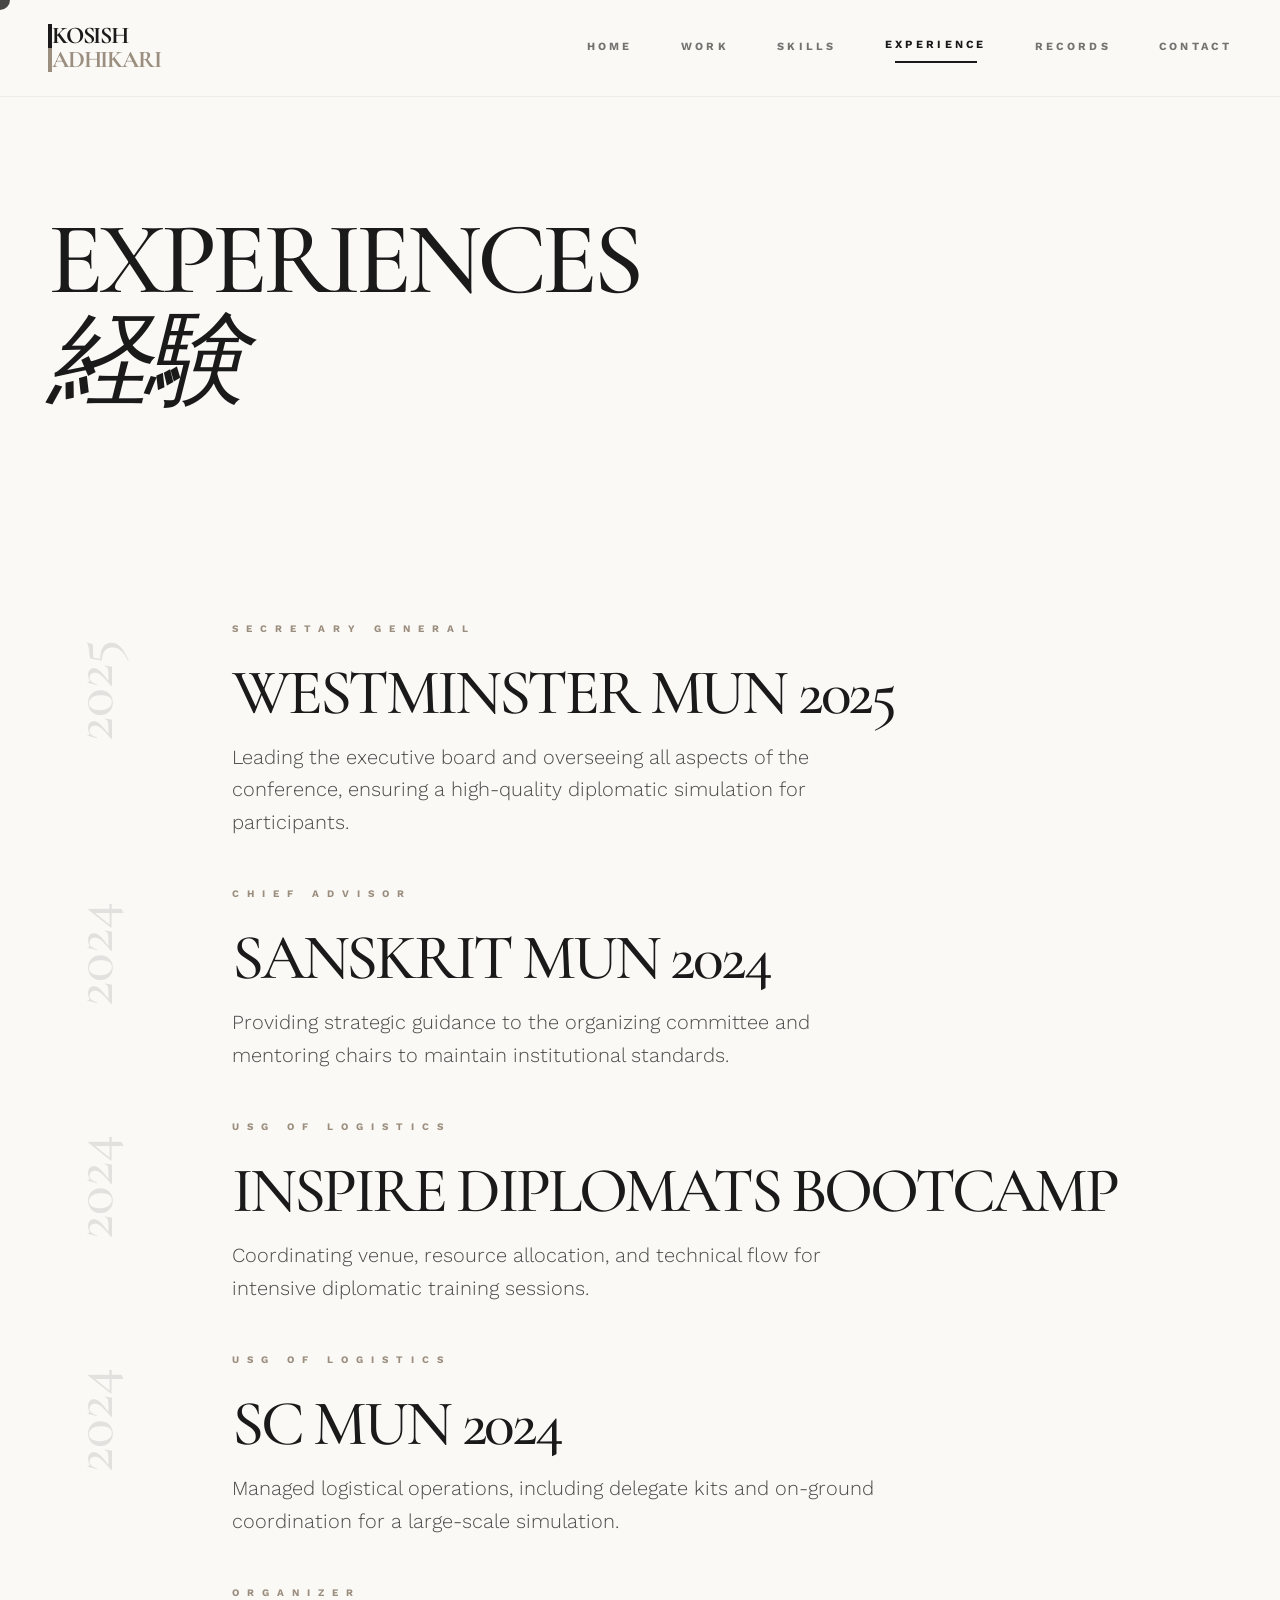
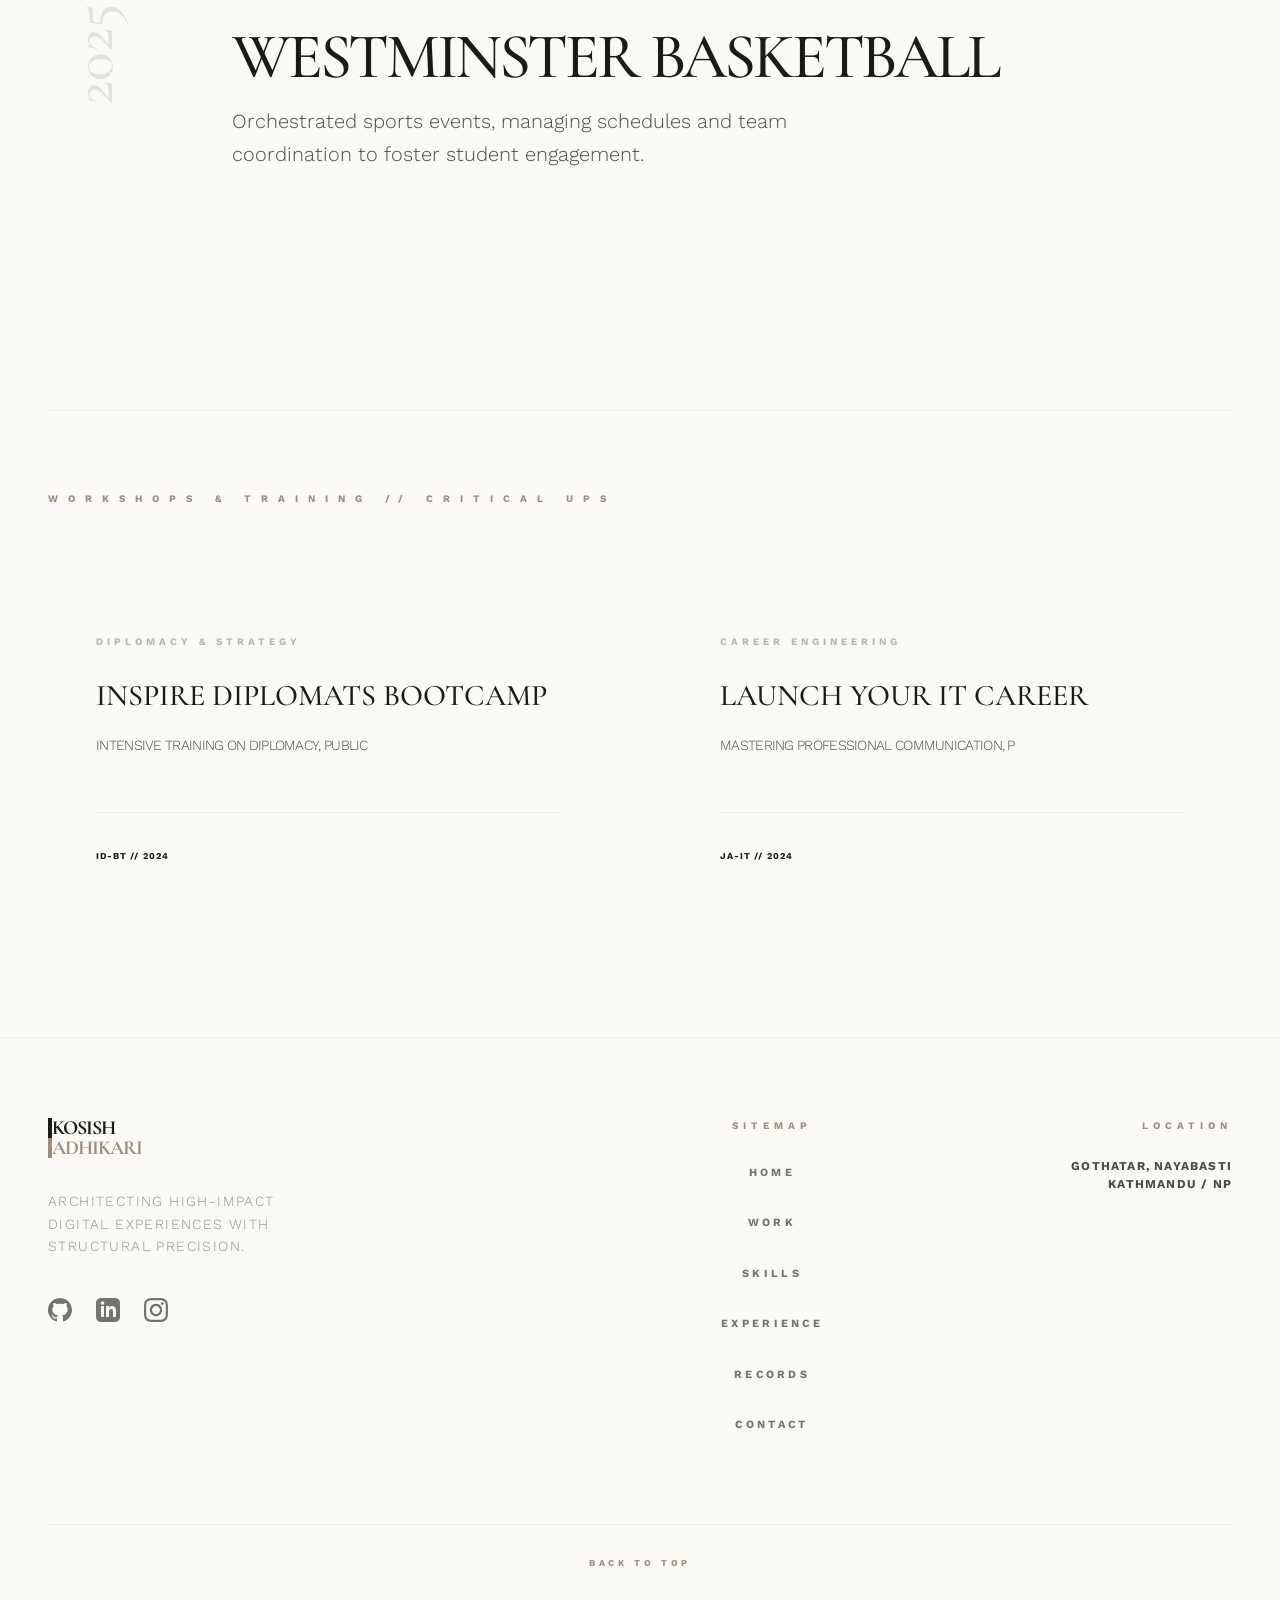
<file: experience.html>
<!DOCTYPE html>
<html class="dark" lang="en">
<head>
  <meta charset="utf-8"/><meta content="width=device-width, initial-scale=1.0" name="viewport"/>
  <title>KOSISH ADHIKARI | Experience</title>
  <link rel="stylesheet" href="style.css">
  <link href="https://fonts.googleapis.com/css2?family=Cormorant+Garamond:wght@300;400;500;600;700&family=Inter:wght@100..900&family=Epilogue:wght@100..900&display=swap" rel="stylesheet"/>
  <link href="https://fonts.googleapis.com/css2?family=Material+Symbols+Outlined:wght,FILL@100..700,0..1&display=swap" rel="stylesheet"/>
</head>
<body class="bg-background text-primary">
  <!-- The custom dot cursor tracker -->
  <div id="mouse-trail"></div>

  <!-- Main header navigation bar -->
  <header id="main-header">
    <div class="navbar">
      <a href="index.html" class="flex flex-col group">
        <span class="text-2xl font-bold heading-display tracking-tighter uppercase leading-none border-l-4 border-primary pl-4 transition-all">KOSISH</span>
        <span class="text-2xl font-bold heading-display tracking-tighter uppercase leading-none border-l-4 border-accent pl-4 text-accent transition-all">ADHIKARI</span>
      </a>
      <nav class="hidden-mobile flex gap-12">
        <a class="nav-link" href="index.html">Home</a>
        <a class="nav-link" href="projects.html">Work</a>
        <a class="nav-link" href="skills.html">Skills</a>
        <a class="nav-link active" href="experience.html">Experience</a>
        <a class="nav-link" href="certificates.html">Records</a>
        <a class="nav-link" href="contact.html">Contact</a>
      </nav>
      <div class="menu-btn" id="mobile-nav-btn">
        <span></span><span></span><span></span>
      </div>
    </div>
  </header>

  <!-- Mobile-friendly navigation overlay -->
  <div id="mobile-menu">
    <a class="mobile-nav-link" href="index.html">Home</a>
    <a class="mobile-nav-link" href="projects.html">Work</a>
    <a class="mobile-nav-link" href="skills.html">Skills</a>
    <a class="mobile-nav-link" href="experience.html">Experience</a>
    <a class="mobile-nav-link" href="certificates.html">Records</a>
    <a class="mobile-nav-link" href="contact.html">Contact</a>
  </div>

  <!-- Main wrapper for our experience history -->
  <main class="relative pt-32 px-12">
    <!-- Big hero block for the page title -->
    <section class="max-w-screen-2xl py-20 fade-in-up">

      <h2 class="font-medium leading-none tracking-tighter uppercase heading-display mb-40 writing-text" style="font-size: clamp(3rem, 8vw, 8rem); visibility: hidden;">
        Experiences<br/><span class="italic">経験</span>
      </h2>

      <!-- The vertical history tree holding all past roles -->
      <div class="space-y-32">
        <!-- Westminster MUN 2025 -->
        <div class="group experience-row fade-in-up">
          <div class="experience-year-col">
            <span class="experience-year-text">2025</span>
          </div>
          <div class="experience-content-col space-y-6">
            <div class="flex justify-between items-start">
              <span class="text-10px tracking-08em font-bold text-accent uppercase">SECRETARY GENERAL</span>
              <span class="material-symbols-outlined experience-icon">policy</span>
            </div>
            <h3 class="font-medium heading-display uppercase tracking-tighter writing-text" style="font-size: clamp(2rem, 5vw, 4rem); visibility: hidden;">Westminster MUN 2025</h3>
            <p class="text-secondary text-xl font-light leading-relaxed max-w-2xl writing-text" style="visibility: hidden;">Leading the executive board and overseeing all aspects of the conference, ensuring a high-quality diplomatic simulation for participants.</p>
          </div>
        </div>

        <!-- Sanskrit MUN 2024 -->
        <div class="group experience-row fade-in-up">
          <div class="experience-year-col">
            <span class="experience-year-text">2024</span>
          </div>
          <div class="experience-content-col space-y-6">
            <div class="flex justify-between items-start">
              <span class="text-10px tracking-08em font-bold text-accent uppercase">CHIEF ADVISOR</span>
              <span class="material-symbols-outlined experience-icon">verified_user</span>
            </div>
            <h3 class="font-medium heading-display uppercase tracking-tighter writing-text" style="font-size: clamp(2rem, 5vw, 4rem); visibility: hidden;">Sanskrit MUN 2024</h3>
            <p class="text-secondary text-xl font-light leading-relaxed max-w-2xl writing-text" style="visibility: hidden;">Providing strategic guidance to the organizing committee and mentoring chairs to maintain institutional standards.</p>
          </div>
        </div>

        <!-- Inspire Diplomats 2024 -->
        <div class="group experience-row fade-in-up">
          <div class="experience-year-col">
            <span class="experience-year-text">2024</span>
          </div>
          <div class="experience-content-col space-y-6">
            <div class="flex justify-between items-start">
              <span class="text-10px tracking-08em font-bold text-accent uppercase">USG OF LOGISTICS</span>
              <span class="material-symbols-outlined experience-icon">inventory_2</span>
            </div>
            <h3 class="font-medium heading-display uppercase tracking-tighter writing-text" style="font-size: clamp(2rem, 5vw, 4rem); visibility: hidden;">Inspire Diplomats Bootcamp</h3>
            <p class="text-secondary text-xl font-light leading-relaxed max-w-2xl writing-text" style="visibility: hidden;">Coordinating venue, resource allocation, and technical flow for intensive diplomatic training sessions.</p>
          </div>
        </div>

        <!-- SC MUN 2024 -->
        <div class="group experience-row fade-in-up">
          <div class="experience-year-col">
            <span class="experience-year-text">2024</span>
          </div>
          <div class="experience-content-col space-y-6">
            <div class="flex justify-between items-start">
              <span class="text-10px tracking-08em font-bold text-accent uppercase">USG OF LOGISTICS</span>
              <span class="material-symbols-outlined experience-icon">local_shipping</span>
            </div>
            <h3 class="font-medium heading-display uppercase tracking-tighter writing-text" style="font-size: clamp(2rem, 5vw, 4rem); visibility: hidden;">SC MUN 2024</h3>
            <p class="text-secondary text-xl font-light leading-relaxed max-w-2xl writing-text" style="visibility: hidden;">Managed logistical operations, including delegate kits and on-ground coordination for a large-scale simulation.</p>
          </div>
        </div>

        <!-- Basketball Organizer -->
        <div class="group experience-row fade-in-up last-row">
          <div class="experience-year-col">
            <span class="experience-year-text">2025</span>
          </div>
          <div class="experience-content-col space-y-6">
            <div class="flex justify-between items-start">
              <span class="text-10px tracking-08em font-bold text-accent uppercase">ORGANIZER</span>
              <span class="material-symbols-outlined experience-icon">sports_basketball</span>
            </div>
            <h3 class="font-medium heading-display uppercase tracking-tighter writing-text" style="font-size: clamp(2rem, 5vw, 4rem); visibility: hidden;">Westminster Basketball</h3>
            <p class="text-secondary text-xl font-light leading-relaxed max-w-2xl writing-text" style="visibility: hidden;">Orchestrated sports events, managing schedules and team coordination to foster student engagement.</p>
          </div>
        </div>
      </div>
    </section>

    <!-- Additional workshop section -->
    <section class="max-w-screen-2xl py-20 border-t border-primary-5">
      <h3 class="text-10px tracking-1em text-accent font-bold uppercase mb-20 fade-in-up writing-text" style="display:block; visibility: hidden;">WORKSHOPS &amp; TRAINING // CRITICAL UPSKILLING</h3>

      <!-- Grid displaying specific workshop instances -->
      <div class="fade-in-up" style="display:grid; grid-template-columns: repeat(auto-fit, minmax(280px, 1fr)); gap:4rem;">

        <!-- Inspire Diplomats Workshop -->
        <div class="group workshop-card fade-in-up">
          <div class="card-number">01</div>
          <span class="text-10px tracking-04em font-bold uppercase opacity-30" style="display:block; margin-bottom:1.5rem;">DIPLOMACY &amp; STRATEGY</span>
          <h4 class="text-3xl font-medium heading-display uppercase mb-4 writing-text" style="visibility: hidden;">Inspire Diplomats Bootcamp</h4>
          <p class="text-secondary text-sm leading-relaxed font-light uppercase tracking-tighter writing-text" style="visibility: hidden;">Intensive training on diplomacy, public speaking, and negotiation strategies through real-world simulations.</p>
          <div class="mt-8 pt-8 border-t border-primary-5 flex justify-between items-center">
            <span class="text-9px font-bold tracking-widest opacity-20">ID-BT // 2024</span>
            <span class="material-symbols-outlined text-accent card-arrow opacity-0 group-hover:opacity-100 transition-all">north_east</span>
          </div>
        </div>

        <!-- JobAxle Workshop -->
        <div class="group workshop-card fade-in-up">
          <div class="card-number">02</div>
          <span class="text-10px tracking-04em font-bold uppercase opacity-30" style="display:block; margin-bottom:1.5rem;">CAREER ENGINEERING</span>
          <h4 class="text-3xl font-medium heading-display uppercase mb-4 writing-text" style="visibility: hidden;">Launch Your IT Career</h4>
          <p class="text-secondary text-sm leading-relaxed font-light uppercase tracking-tighter writing-text" style="visibility: hidden;">Mastering professional communication, personal branding, and technical soft skills for the IT industry.</p>
          <div class="mt-8 pt-8 border-t border-primary-5 flex justify-between items-center">
            <span class="text-9px font-bold tracking-widest opacity-20">JA-IT // 2024</span>
            <span class="material-symbols-outlined text-accent card-arrow opacity-0 group-hover:opacity-100 transition-all">north_east</span>
          </div>
        </div>

      </div>
    </section>
  </main>

  <!-- Standard site footer with links and social connections -->
  <footer class="py-20 border-t border-primary-5 px-12 bg-background mt-10">
    <div class="max-w-screen-2xl mx-auto flex gap-16" style="flex-direction: row; flex-wrap: wrap; justify-content: space-between; align-items: flex-start;">
      <div style="flex: 2; min-width: 200px;">
        <a href="index.html" class="flex flex-col mb-8">
          <span class="text-xl font-bold heading-display tracking-tighter uppercase leading-none border-l-4 border-primary pl-4">KOSISH</span>
          <span class="text-xl font-bold heading-display tracking-tighter uppercase leading-none border-l-4 border-accent pl-4 text-accent">ADHIKARI</span>
        </a>
        <p class="text-secondary text-sm leading-relaxed uppercase tracking-widest font-light opacity-60 mb-10" style="max-width: 18rem;">Architecting high-impact digital experiences with structural precision.</p>
        <div class="flex gap-6">
          <a href="https://github.com/kosishadh" target="_blank" class="opacity-60 transition-smooth" style="cursor: pointer;" onmouseover="this.style.opacity='1';this.style.transform='scale(1.1)'" onmouseout="this.style.opacity='0.6';this.style.transform='scale(1)'"><svg style="width: 1.5rem; height: 1.5rem;" class="fill-primary" viewBox="0 0 24 24"><path d="M12 0c-6.626 0-12 5.373-12 12 0 5.302 3.438 9.8 8.207 11.387.599.111.793-.261.793-.577v-2.234c-3.338.726-4.033-1.416-4.033-1.416-.546-1.387-1.333-1.756-1.333-1.756-1.089-.745.083-.729.083-.729 1.205.084 1.839 1.237 1.839 1.237 1.07 1.834 2.807 1.304 3.492.997.107-.775.418-1.305.762-1.604-2.665-.305-5.467-1.334-5.467-5.931 0-1.311.469-2.381 1.236-3.221-.124-.303-.535-1.524.117-3.176 0 0 1.008-.322 3.301 1.23.957-.266 1.983-.399 3.003-.404 1.02.005 2.047.138 3.006.404 2.291-1.552 3.297-1.23 3.297-1.23.653 1.653.242 2.874.118 3.176.77.84 1.235 1.911 1.235 3.221 0 4.609-2.807 5.624-5.479 5.921.43.372.823 1.102.823 2.222v3.293c0 .319.192.694.801.576 4.765-1.589 8.199-6.086 8.199-11.386 0-6.627-5.373-12-12-12z"/></svg></a>
          <a href="https://www.linkedin.com/in/kosish-adhikari-89ba21247/" target="_blank" class="opacity-60 transition-smooth" style="cursor: pointer;" onmouseover="this.style.opacity='1';this.style.transform='scale(1.1)'" onmouseout="this.style.opacity='0.6';this.style.transform='scale(1)'"><svg style="width: 1.5rem; height: 1.5rem;" class="fill-primary" viewBox="0 0 24 24"><path d="M19 0h-14c-2.761 0-5 2.239-5 5v14c0 2.761 2.239 5 5 5h14c2.762 0 5-2.239 5-5v-14c0-2.761-2.238-5-5-5zm-11 19h-3v-11h3v11zm-1.5-12.268c-.966 0-1.75-.79-1.75-1.764s.784-1.764 1.75-1.764 1.75.79 1.75 1.764-.783 1.764-1.75 1.764zm13.5 12.268h-3v-5.604c0-3.368-4-3.113-4 0v5.604h-3v-11h3v1.765c1.396-2.586 7-2.777 7 2.476v6.759z"/></svg></a>
          <a href="https://www.instagram.com/unc.kosish7/" target="_blank" class="opacity-60 transition-smooth" style="cursor: pointer;" onmouseover="this.style.opacity='1';this.style.transform='scale(1.1)'" onmouseout="this.style.opacity='0.6';this.style.transform='scale(1)'"><svg style="width: 1.5rem; height: 1.5rem;" class="fill-primary" viewBox="0 0 24 24"><path d="M12 2.163c3.204 0 3.584.012 4.85.07 3.252.148 4.771 1.691 4.919 4.919.058 1.265.069 1.645.069 4.849 0 3.205-.012 3.584-.069 4.849-.149 3.225-1.664 4.771-4.919 4.919-1.266.058-1.644.07-4.85.07-3.204 0-3.584-.012-4.849-.07-3.26-.149-4.771-1.699-4.919-4.92-.058-1.265-.07-1.644-.07-4.849 0-3.204.013-3.583.07-4.849.149-3.227 1.664-4.771 4.919-4.919 1.266-.057 1.645-.069 4.849-.069zm0-2.163c-3.259 0-3.667.014-4.947.072-4.358.2-6.78 2.618-6.98 6.98-.059 1.281-.073 1.689-.073 4.948 0 3.259.014 3.668.072 4.948.2 4.358 2.618 6.78 6.98 6.98 1.281.058 1.689.072 4.948.072 3.259 0 3.668-.014 4.948-.072 4.354-.2 6.782-2.618 6.979-6.98.059-1.28.073-1.689.073-4.948 0-3.259-.014-3.667-.072-4.947-.196-4.354-2.617-6.78-6.979-6.98-1.281-.059-1.69-.073-4.949-.073zm0 5.838c-3.403 0-6.162 2.759-6.162 6.162s2.759 6.163 6.162 6.163 6.162-2.759 6.162-6.163-2.759-6.162-6.162-6.162zm0 10.162c-2.209 0-4-1.79-4-4 0-2.209 1.791-4 4-4s4 1.791 4 4c0 2.21-1.791 4-4 4zm6.406-11.845c-.796 0-1.441.645-1.441 1.44s.645 1.44 1.441 1.44c.795 0 1.439-.645 1.439-1.44s-.644-1.44-1.439-1.44z"/></svg></a>
        </div>
      </div>
      <div style="flex: 1; min-width: 140px; display: flex; flex-direction: column; align-items: center;">
        <span class="text-10px tracking-05em text-accent uppercase font-bold mb-6" style="display: block;">SITEMAP</span>
        <div class="flex flex-col gap-4 text-center">
          <a class="nav-link footer-nav" href="index.html">Home</a>
          <a class="nav-link footer-nav" href="projects.html">Work</a>
          <a class="nav-link footer-nav" href="skills.html">Skills</a>
          <a class="nav-link footer-nav" href="experience.html">Experience</a>
          <a class="nav-link footer-nav" href="certificates.html">Records</a>
          <a class="nav-link footer-nav" href="contact.html">Contact</a>
        </div>
      </div>
      <div style="flex: 1; min-width: 140px; display: flex; flex-direction: column; align-items: flex-end; text-align: right;">
        <span class="text-10px tracking-05em text-accent uppercase font-bold mb-6" style="display: block;">LOCATION</span>
        <p class="text-secondary text-xs uppercase tracking-widest font-bold">Gothatar, Nayabasti<br>Kathmandu / NP</p>
      </div>
    </div>
    <div class="max-w-screen-2xl mx-auto mt-20 pt-8 border-t border-primary-5" style="display: flex; justify-content: center;">
      <span class="text-9px tracking-04em uppercase font-bold text-accent cursor-pointer hover-top-btn transition-colors" onclick="window.scrollTo({top:0,behavior:'smooth'})">BACK TO TOP</span>
    </div>
  </footer>

  <script>
    // Link to our custom cursor in the DOM
    const cursor = document.getElementById('mouse-trail');
    // Wire up the cursor to follow the pointer coordinate events
    document.addEventListener('mousemove', (e) => {
      cursor.style.left = e.clientX + 'px';
      cursor.style.top  = e.clientY + 'px';
    });
    
    // Custom typing effect that automatically handles embedded HTML tags
    function playTyping(element, speed = 8) {
      if (element.dataset.typed === "true") return;
      element.dataset.typed = "true";
      const rect = element.getBoundingClientRect();
      if (rect.height > 0) element.style.minHeight = rect.height + 'px';
      const baseContent = element.innerHTML;
      let i = 0; let text = baseContent;
      element.innerHTML = '';
      element.style.opacity = '1'; element.style.visibility = 'visible';
      function type() {
        if (i <= text.length) {
          if (text.charAt(i) === '<') {
            let tagEnd = text.indexOf('>', i);
            if (tagEnd !== -1) i = tagEnd;
          }
          element.innerHTML = text.slice(0, i + 1);
          i++; setTimeout(type, speed);
        } else {
          element.style.minHeight = '';
        }
      }
      type();
    }

    // Scroll observer to trigger our fancy typing animations right when they become visible
    const observer = new IntersectionObserver((entries) => {
      entries.forEach(entry => {
        if (entry.isIntersecting) {
          entry.target.classList.add('active');
          const textNodes = entry.target.querySelectorAll('.writing-text');
          textNodes.forEach(el => {
            if (!el.dataset.typed) setTimeout(() => playTyping(el, 8), 100);
          });
          if (entry.target.classList.contains('writing-text') && !entry.target.dataset.typed) {
            setTimeout(() => playTyping(entry.target, 8), 100);
          }
          // Cleanup observer for this element
          observer.unobserve(entry.target);
        }
      });
    }, { threshold: 0.1 });
    document.querySelectorAll('.fade-in-up, .writing-text').forEach(el => observer.observe(el));

    // Hooking up the mobile hamburger menu components
    const menuToggle = document.getElementById('mobile-nav-btn');
    const mobileMenu = document.getElementById('mobile-menu');
    const mainHeader = document.getElementById('main-header');

    // Tapping the hamburger pops the drawer and locks the body scroll
    if (menuToggle) {
      menuToggle.addEventListener('click', () => {
        menuToggle.classList.toggle('open');
        mobileMenu.classList.toggle('open');
        document.body.style.overflow = mobileMenu.classList.contains('open') ? 'hidden' : 'auto';
      });
    }


  </script>
</body>
</html>
</file>
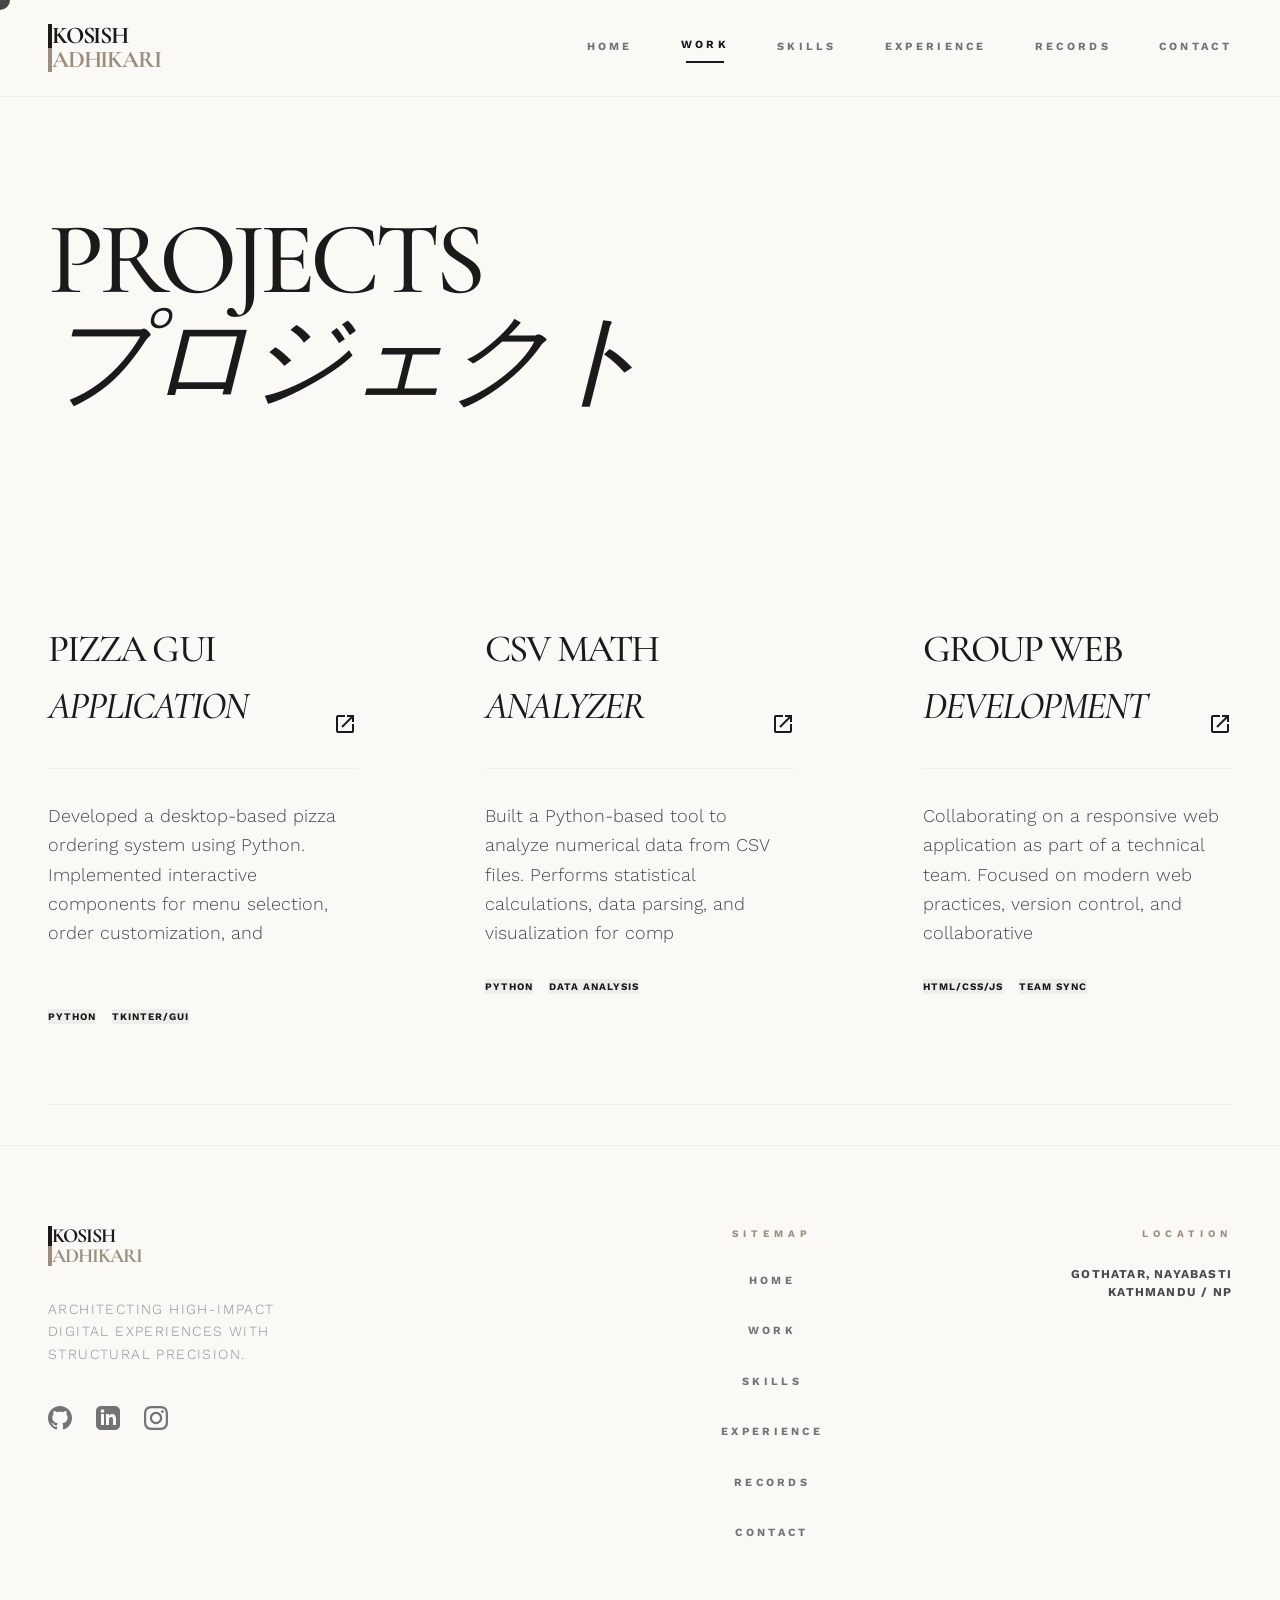
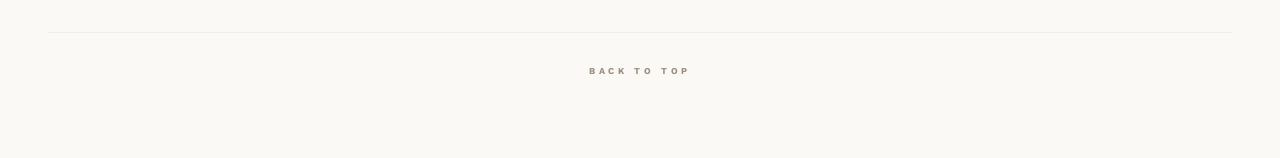
<file: projects.html>
<!DOCTYPE html>
<html class="dark" lang="en">

<head>
  <meta charset="utf-8" />
  <meta content="width=device-width, initial-scale=1.0" name="viewport" />
  <title>KOSISH ADHIKARI | Projects</title>
  <link rel="stylesheet" href="style.css">
  <link href="https://fonts.googleapis.com/css2?family=Cormorant+Garamond:wght@300;400;500;600;700&display=swap"
    rel="stylesheet" />
  <link href="https://fonts.googleapis.com/css2?family=Material+Symbols+Outlined:wght,FILL@100..700,0..1&display=swap"
    rel="stylesheet" />
</head>

<body class="bg-background text-primary">
  <!-- The custom dot cursor tracker -->
  <div id="mouse-trail"></div>

  <!-- Main header navigation bar -->
  <header id="main-header">
    <div class="navbar">
      <a href="index.html" class="flex flex-col group">
        <span
          class="text-2xl font-bold heading-display tracking-tighter uppercase leading-none border-l-4 border-primary pl-4 transition-all">KOSISH</span>
        <span
          class="text-2xl font-bold heading-display tracking-tighter uppercase leading-none border-l-4 border-accent pl-4 text-accent transition-all">ADHIKARI</span>
      </a>
      <nav class="hidden-mobile flex gap-12">
        <a class="nav-link" href="index.html">Home</a>
        <a class="nav-link active" href="projects.html">Work</a>
        <a class="nav-link" href="skills.html">Skills</a>
        <a class="nav-link" href="experience.html">Experience</a>
        <a class="nav-link" href="certificates.html">Records</a>
        <a class="nav-link" href="contact.html">Contact</a>
      </nav>
      <div class="menu-btn" id="mobile-nav-btn">
        <span></span><span></span><span></span>
      </div>
    </div>
  </header>

  <!-- Mobile-friendly navigation overlay -->
  <div id="mobile-menu">
    <a class="mobile-nav-link" href="index.html">Home</a>
    <a class="mobile-nav-link" href="projects.html">Work</a>
    <a class="mobile-nav-link" href="skills.html">Skills</a>
    <a class="mobile-nav-link" href="experience.html">Experience</a>
    <a class="mobile-nav-link" href="certificates.html">Records</a>
    <a class="mobile-nav-link" href="contact.html">Contact</a>
  </div>

  <!-- Main page container for past project works -->
  <main class="relative pt-32 px-12">
    <!-- Big hero block for our project showcase -->
    <section class="max-w-screen-2xl py-20 border-b border-primary-5 fade-in-up">

      <!-- Responsive scaling heading for the title -->
      <h2 class="font-medium leading-none tracking-tighter uppercase heading-display mb-40 writing-text"
        style="font-size: clamp(3rem, 8vw, 8rem); visibility: hidden;">
        PROJECTS<br /><span class="italic">プロジェクト</span>
      </h2>

      <!-- Auto-fitting grid to stack project cards neatly on all breakpoints -->
      <div style="display:grid; grid-template-columns: repeat(auto-fit, minmax(300px, 1fr)); gap:8rem;">

        <!-- Project 1: Pizza GUI -->
        <div class="group fade-in-up">
          <div class="mt-12 space-y-8">
            <div class="flex justify-between items-end border-b border-primary-5 pb-8">
              <h3 class="font-medium uppercase tracking-tighter heading-display writing-text"
                style="font-size: clamp(1.5rem, 3vw, 3rem); visibility: hidden;">Pizza GUI <span
                  class="italic">Application</span></h3>
              <a href="https://github.com/kosishadh/Pizza-GUI" target="_blank" class="material-symbols-outlined"
                style="font-size:1.5rem;margin:0;transition:transform 0.3s;"
                onmouseover="this.style.transform='scale(1.25)'"
                onmouseout="this.style.transform='scale(1)'">open_in_new</a>
            </div>
            <p class="text-secondary text-lg font-light leading-relaxed writing-text" style="visibility: hidden;">
              Developed a desktop-based pizza ordering system using Python. Implemented interactive components for menu
              selection, order customization, and precise price calculation.</p>
            <div class="flex gap-4" style="flex-wrap:wrap;">
              <span class="text-10px font-bold uppercase tracking-widest bg-primary-5 px-4 py-2">Python</span>
              <span class="text-10px font-bold uppercase tracking-widest bg-primary-5 px-4 py-2">Tkinter/GUI</span>
            </div>
          </div>
        </div>

        <!-- Project 2: CSV Analyzer -->
        <div class="group fade-in-up" style="transition-delay:0.1s;">
          <div class="mt-12 space-y-8">
            <div class="flex justify-between items-end border-b border-primary-5 pb-8">
              <h3 class="font-medium uppercase tracking-tighter heading-display writing-text"
                style="font-size: clamp(1.5rem, 3vw, 3rem); visibility: hidden;">CSV Math <span
                  class="italic">Analyzer</span></h3>
              <a href="https://github.com/kosishadh/csv-math-analyzer" target="_blank" class="material-symbols-outlined"
                style="font-size:1.5rem;margin:0;transition:transform 0.3s;"
                onmouseover="this.style.transform='scale(1.25)'"
                onmouseout="this.style.transform='scale(1)'">open_in_new</a>
            </div>
            <p class="text-secondary text-lg font-light leading-relaxed writing-text" style="visibility: hidden;">Built
              a Python-based tool to analyze numerical data from CSV files. Performs statistical calculations, data
              parsing, and visualization for complex datasets.</p>
            <div class="flex gap-4" style="flex-wrap:wrap;">
              <span class="text-10px font-bold uppercase tracking-widest bg-primary-5 px-4 py-2">Python</span>
              <span class="text-10px font-bold uppercase tracking-widest bg-primary-5 px-4 py-2">Data Analysis</span>
            </div>
          </div>
        </div>

        <!-- Project 3: Group Web Project -->
        <div class="group fade-in-up" style="transition-delay:0.2s;">
          <div class="mt-12 space-y-8">
            <div class="flex justify-between items-end border-b border-primary-5 pb-8">
              <h3 class="font-medium uppercase tracking-tighter heading-display writing-text"
                style="font-size: clamp(1.5rem, 3vw, 3rem); visibility: hidden;">Group Web <span
                  class="italic">Development</span></h3>
              <a href="https://github.com/kosishadh/Group-Project-for-Web-Development" target="_blank"
                class="material-symbols-outlined" style="font-size:1.5rem;margin:0;transition:transform 0.3s;"
                onmouseover="this.style.transform='scale(1.25)'"
                onmouseout="this.style.transform='scale(1)'">open_in_new</a>
            </div>
            <p class="text-secondary text-lg font-light leading-relaxed writing-text" style="visibility: hidden;">
              Collaborating on a responsive web application as part of a technical team. Focused on modern web
              practices, version control, and collaborative system design.</p>
            <div class="flex gap-4" style="flex-wrap:wrap;">
              <span class="text-10px font-bold uppercase tracking-widest bg-primary-5 px-4 py-2">HTML/CSS/JS</span>
              <span class="text-10px font-bold uppercase tracking-widest bg-primary-5 px-4 py-2">Team Sync</span>
            </div>
          </div>
        </div>

      </div>
    </section>
  </main>

  <!-- Standard site footer with links and social connections -->
  <footer class="py-20 border-t border-primary-5 px-12 bg-background mt-10">
    <div class="max-w-screen-2xl mx-auto flex gap-16"
      style="flex-direction: row; flex-wrap: wrap; justify-content: space-between; align-items: flex-start;">
      <div style="flex: 2; min-width: 200px;">
        <a href="index.html" class="flex flex-col mb-8">
          <span
            class="text-xl font-bold heading-display tracking-tighter uppercase leading-none border-l-4 border-primary pl-4">KOSISH</span>
          <span
            class="text-xl font-bold heading-display tracking-tighter uppercase leading-none border-l-4 border-accent pl-4 text-accent">ADHIKARI</span>
        </a>
        <p class="text-secondary text-sm leading-relaxed uppercase tracking-widest font-light opacity-60 mb-10"
          style="max-width: 18rem;">Architecting high-impact digital experiences with structural precision.</p>
        <div class="flex gap-6">
          <a href="https://github.com/kosishadh" target="_blank" class="opacity-60 transition-smooth"
            style="cursor: pointer;" onmouseover="this.style.opacity='1';this.style.transform='scale(1.1)'"
            onmouseout="this.style.opacity='0.6';this.style.transform='scale(1)'"><svg
              style="width: 1.5rem; height: 1.5rem;" class="fill-primary" viewBox="0 0 24 24">
              <path
                d="M12 0c-6.626 0-12 5.373-12 12 0 5.302 3.438 9.8 8.207 11.387.599.111.793-.261.793-.577v-2.234c-3.338.726-4.033-1.416-4.033-1.416-.546-1.387-1.333-1.756-1.333-1.756-1.089-.745.083-.729.083-.729 1.205.084 1.839 1.237 1.839 1.237 1.07 1.834 2.807 1.304 3.492.997.107-.775.418-1.305.762-1.604-2.665-.305-5.467-1.334-5.467-5.931 0-1.311.469-2.381 1.236-3.221-.124-.303-.535-1.524.117-3.176 0 0 1.008-.322 3.301 1.23.957-.266 1.983-.399 3.003-.404 1.02.005 2.047.138 3.006.404 2.291-1.552 3.297-1.23 3.297-1.23.653 1.653.242 2.874.118 3.176.77.84 1.235 1.911 1.235 3.221 0 4.609-2.807 5.624-5.479 5.921.43.372.823 1.102.823 2.222v3.293c0 .319.192.694.801.576 4.765-1.589 8.199-6.086 8.199-11.386 0-6.627-5.373-12-12-12z" />
            </svg></a>
          <a href="https://www.linkedin.com/in/kosish-adhikari-89ba21247/" target="_blank"
            class="opacity-60 transition-smooth" style="cursor: pointer;"
            onmouseover="this.style.opacity='1';this.style.transform='scale(1.1)'"
            onmouseout="this.style.opacity='0.6';this.style.transform='scale(1)'"><svg
              style="width: 1.5rem; height: 1.5rem;" class="fill-primary" viewBox="0 0 24 24">
              <path
                d="M19 0h-14c-2.761 0-5 2.239-5 5v14c0 2.761 2.239 5 5 5h14c2.762 0 5-2.239 5-5v-14c0-2.761-2.238-5-5-5zm-11 19h-3v-11h3v11zm-1.5-12.268c-.966 0-1.75-.79-1.75-1.764s.784-1.764 1.75-1.764 1.75.79 1.75 1.764-.783 1.764-1.75 1.764zm13.5 12.268h-3v-5.604c0-3.368-4-3.113-4 0v5.604h-3v-11h3v1.765c1.396-2.586 7-2.777 7 2.476v6.759z" />
            </svg></a>
          <a href="https://www.instagram.com/kosishadh/" target="_blank" class="opacity-60 transition-smooth"
            style="cursor: pointer;" onmouseover="this.style.opacity='1';this.style.transform='scale(1.1)'"
            onmouseout="this.style.opacity='0.6';this.style.transform='scale(1)'"><svg
              style="width: 1.5rem; height: 1.5rem;" class="fill-primary" viewBox="0 0 24 24">
              <path
                d="M12 2.163c3.204 0 3.584.012 4.85.07 3.252.148 4.771 1.691 4.919 4.919.058 1.265.069 1.645.069 4.849 0 3.205-.012 3.584-.069 4.849-.149 3.225-1.664 4.771-4.919 4.919-1.266.058-1.644.07-4.85.07-3.204 0-3.584-.012-4.849-.07-3.26-.149-4.771-1.699-4.919-4.92-.058-1.265-.07-1.644-.07-4.849 0-3.204.013-3.583.07-4.849.149-3.227 1.664-4.771 4.919-4.919 1.266-.057 1.645-.069 4.849-.069zm0-2.163c-3.259 0-3.667.014-4.947.072-4.358.2-6.78 2.618-6.98 6.98-.059 1.281-.073 1.689-.073 4.948 0 3.259.014 3.668.072 4.948.2 4.358 2.618 6.78 6.98 6.98 1.281.058 1.689.072 4.948.072 3.259 0 3.668-.014 4.948-.072 4.354-.2 6.782-2.618 6.979-6.98.059-1.28.073-1.689.073-4.948 0-3.259-.014-3.667-.072-4.947-.196-4.354-2.617-6.78-6.979-6.98-1.281-.059-1.69-.073-4.949-.073zm0 5.838c-3.403 0-6.162 2.759-6.162 6.162s2.759 6.163 6.162 6.163 6.162-2.759 6.162-6.163-2.759-6.162-6.162-6.162zm0 10.162c-2.209 0-4-1.79-4-4 0-2.209 1.791-4 4-4s4 1.791 4 4c0 2.21-1.791 4-4 4zm6.406-11.845c-.796 0-1.441.645-1.441 1.44s.645 1.44 1.441 1.44c.795 0 1.439-.645 1.439-1.44s-.644-1.44-1.439-1.44z" />
            </svg></a>
        </div>
      </div>
      <div style="flex: 1; min-width: 140px; display: flex; flex-direction: column; align-items: center;">
        <span class="text-10px tracking-05em text-accent uppercase font-bold mb-6"
          style="display: block;">SITEMAP</span>
        <div class="flex flex-col gap-4 text-center">
          <a class="nav-link footer-nav" href="index.html">Home</a>
          <a class="nav-link footer-nav" href="projects.html">Work</a>
          <a class="nav-link footer-nav" href="skills.html">Skills</a>
          <a class="nav-link footer-nav" href="experience.html">Experience</a>
          <a class="nav-link footer-nav" href="certificates.html">Records</a>
          <a class="nav-link footer-nav" href="contact.html">Contact</a>
        </div>
      </div>
      <div
        style="flex: 1; min-width: 140px; display: flex; flex-direction: column; align-items: flex-end; text-align: right;">
        <span class="text-10px tracking-05em text-accent uppercase font-bold mb-6"
          style="display: block;">LOCATION</span>
        <p class="text-secondary text-xs uppercase tracking-widest font-bold">Gothatar, Nayabasti<br>Kathmandu / NP</p>
      </div>
    </div>
    <div class="max-w-screen-2xl mx-auto mt-20 pt-8 border-t border-primary-5"
      style="display: flex; justify-content: center;">
      <span
        class="text-9px tracking-04em uppercase font-bold text-accent cursor-pointer hover-top-btn transition-colors"
        onclick="window.scrollTo({top:0,behavior:'smooth'})">BACK TO TOP</span>
    </div>
  </footer>

  <script>
    // Link to our custom cursor in the DOM
    const cursor = document.getElementById('mouse-trail');
    // Wire up the cursor to follow the pointer coordinate events
    document.addEventListener('mousemove', (e) => {
      cursor.style.left = e.clientX + 'px';
      cursor.style.top = e.clientY + 'px';
    });

    // Custom typing effect that automatically handles embedded HTML tags
    function playTyping(element, speed = 8) {
      if (element.dataset.typed === "true") return;
      element.dataset.typed = "true";
      const rect = element.getBoundingClientRect();
      if (rect.height > 0) element.style.minHeight = rect.height + 'px';
      const baseContent = element.innerHTML;
      let i = 0; let text = baseContent;
      element.innerHTML = '';
      element.style.opacity = '1'; element.style.visibility = 'visible';
      function type() {
        if (i <= text.length) {
          if (text.charAt(i) === '<') {
            let tagEnd = text.indexOf('>', i);
            if (tagEnd !== -1) i = tagEnd;
          }
          element.innerHTML = text.slice(0, i + 1);
          i++; setTimeout(type, speed);
        } else {
          element.style.minHeight = '';
        }
      }
      type();
    }

    // Scroll observer to trigger our fancy typing animations right when they become visible
    const observer = new IntersectionObserver((entries) => {
      entries.forEach(entry => {
        if (entry.isIntersecting) {
          entry.target.classList.add('active');
          const textNodes = entry.target.querySelectorAll('.writing-text');
          textNodes.forEach(el => {
            if (!el.dataset.typed) setTimeout(() => playTyping(el, 8), 100);
          });
          if (entry.target.classList.contains('writing-text') && !entry.target.dataset.typed) {
            setTimeout(() => playTyping(entry.target, 8), 100);
          }
          // Stop observing this element once activated
          observer.unobserve(entry.target);
        }
      });
    }, { threshold: 0.1 });
    document.querySelectorAll('.fade-in-up, .writing-text').forEach(el => observer.observe(el));

    // Hooking up the mobile hamburger menu components
    const menuToggle = document.getElementById('mobile-nav-btn');
    const mobileMenu = document.getElementById('mobile-menu');
    const mainHeader = document.getElementById('main-header');

    // Tapping the hamburger pops the drawer and locks the body scroll
    if (menuToggle) {
      menuToggle.addEventListener('click', () => {
        menuToggle.classList.toggle('open');
        mobileMenu.classList.toggle('open');
        document.body.style.overflow = mobileMenu.classList.contains('open') ? 'hidden' : 'auto';
      });
    }


  </script>
</body>

</html>
</file>
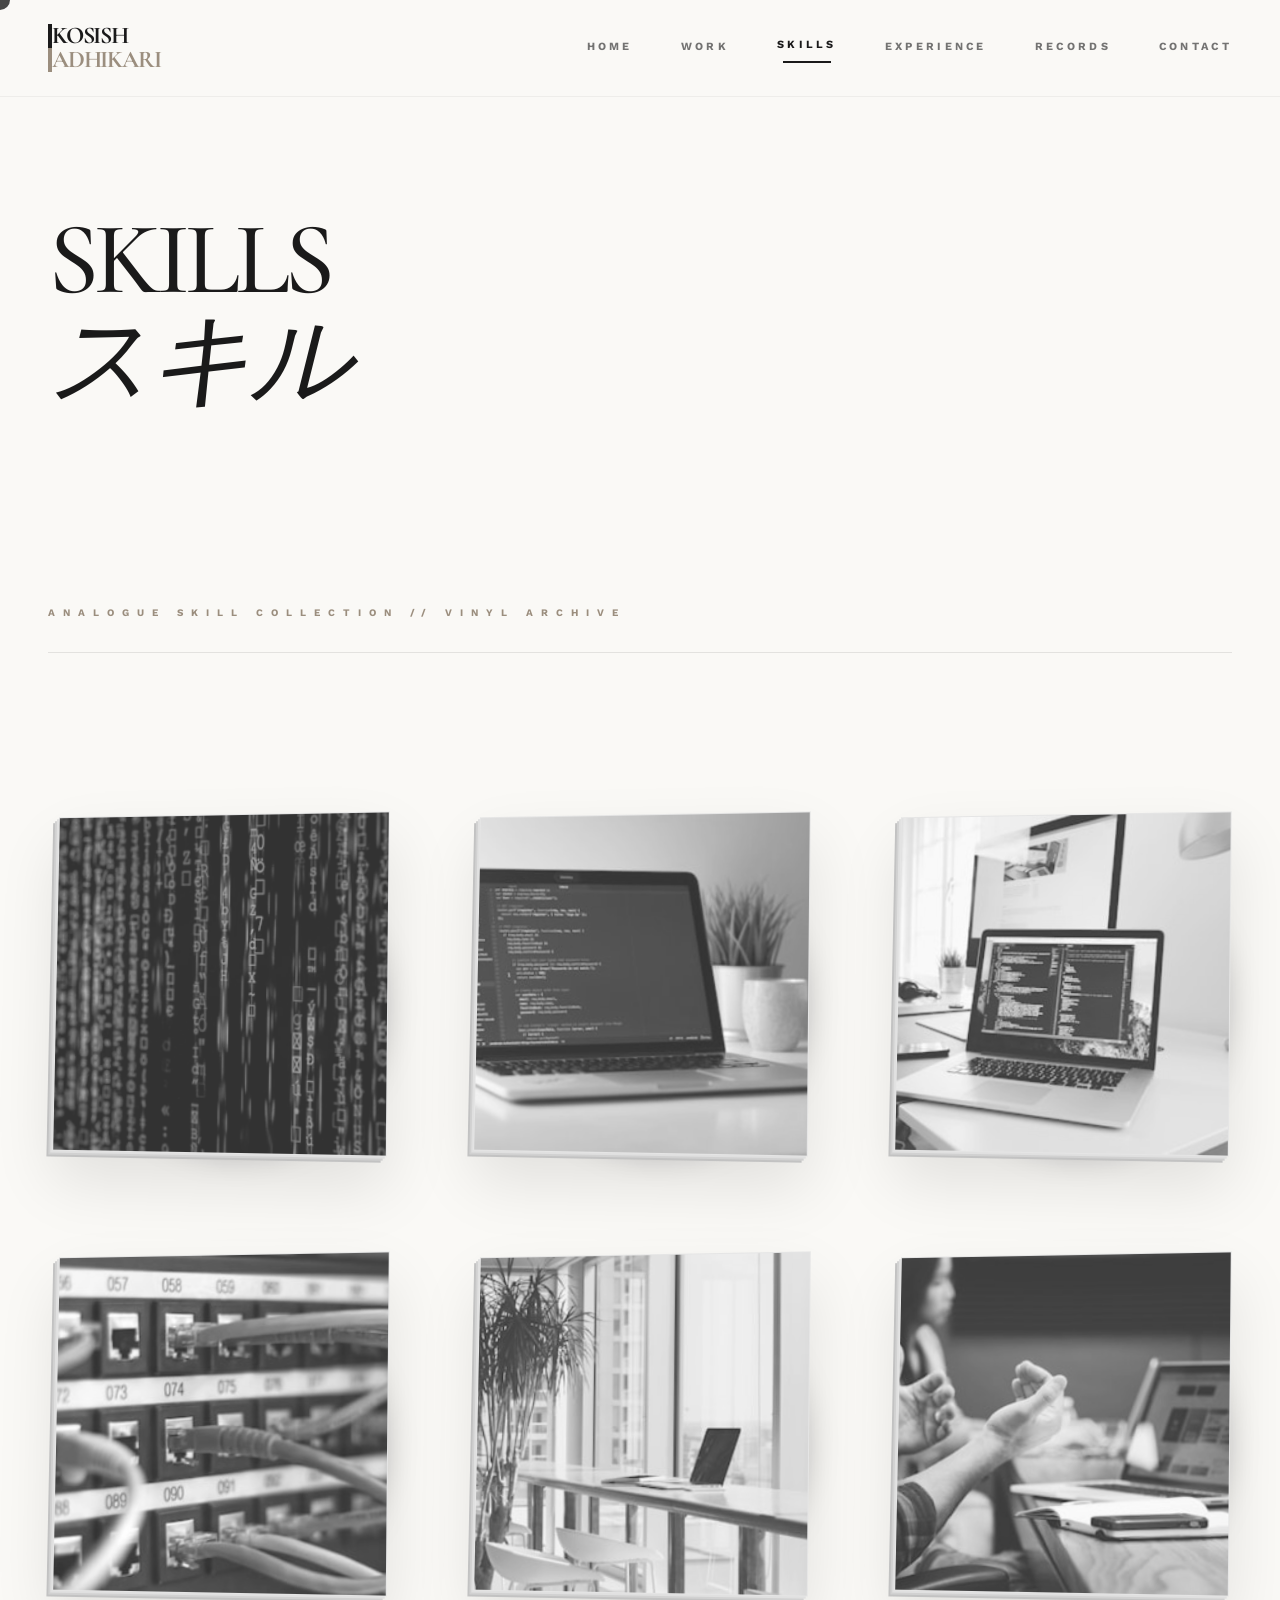
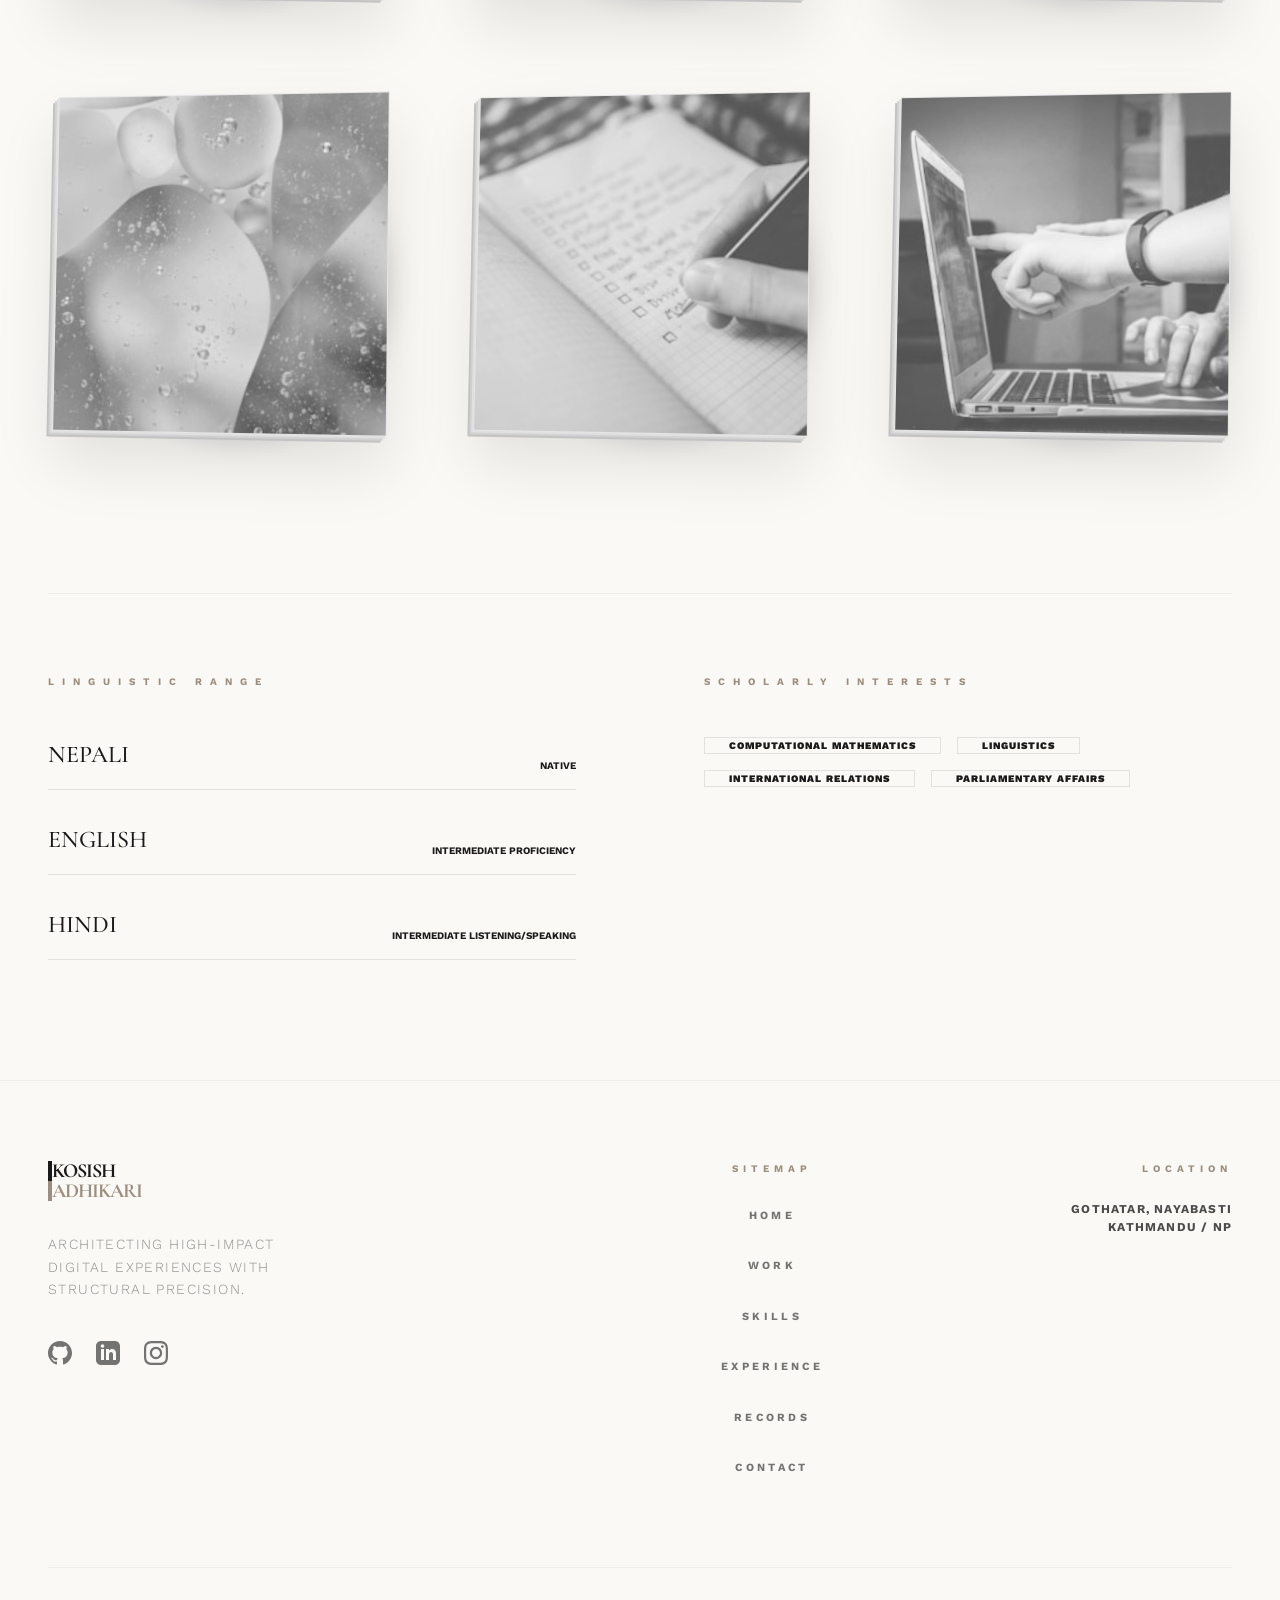
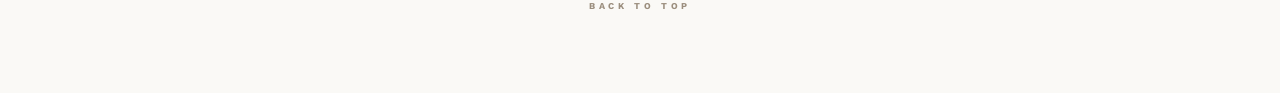
<file: skills.html>
<!DOCTYPE html>
<html class="dark" lang="en">

<head>
  <meta charset="utf-8" />
  <meta content="width=device-width, initial-scale=1.0" name="viewport" />
  <title>KOSISH ADHIKARI | Skills</title>
  <link rel="stylesheet" href="style.css">
  <link
    href="https://fonts.googleapis.com/css2?family=Cormorant+Garamond:wght@300;400;500;600;700&family=Inter:wght@100..900&family=Epilogue:wght@100..900&display=swap"
    rel="stylesheet" />
  <link href="https://fonts.googleapis.com/css2?family=Material+Symbols+Outlined:wght,FILL@100..700,0..1&display=swap"
    rel="stylesheet" />
</head>

<body class="bg-background text-primary">
  <!-- The custom dot cursor tracker -->
  <div id="mouse-trail"></div>

  <!-- Main header navigation bar -->
  <header id="main-header">
    <div class="navbar">
      <a href="index.html" class="flex flex-col group">
        <span
          class="text-2xl font-bold heading-display tracking-tighter uppercase leading-none border-l-4 border-primary pl-4 transition-all">KOSISH</span>
        <span
          class="text-2xl font-bold heading-display tracking-tighter uppercase leading-none border-l-4 border-accent pl-4 text-accent transition-all">ADHIKARI</span>
      </a>
      <nav class="hidden-mobile flex gap-12">
        <a class="nav-link" href="index.html">Home</a>
        <a class="nav-link" href="projects.html">Work</a>
        <a class="nav-link active" href="skills.html">Skills</a>
        <a class="nav-link" href="experience.html">Experience</a>
        <a class="nav-link" href="certificates.html">Records</a>
        <a class="nav-link" href="contact.html">Contact</a>
      </nav>
      <div class="menu-btn" id="mobile-nav-btn">
        <span></span><span></span><span></span>
      </div>
    </div>
  </header>

  <!-- Mobile-friendly navigation overlay -->
  <div id="mobile-menu">
    <a class="mobile-nav-link" href="index.html">Home</a>
    <a class="mobile-nav-link" href="projects.html">Work</a>
    <a class="mobile-nav-link" href="skills.html">Skills</a>
    <a class="mobile-nav-link" href="experience.html">Experience</a>
    <a class="mobile-nav-link" href="certificates.html">Records</a>
    <a class="mobile-nav-link" href="contact.html">Contact</a>
  </div>

  <!-- Container for all available skills and disciplines -->
  <main class="relative pt-32 px-12">
    <!-- Big hero block showing our technical abilities -->
    <section class="max-w-screen-2xl py-20 fade-in-up">

      <!-- Automatically sizing typographic header element -->
      <h2 class="font-medium leading-none tracking-tighter uppercase heading-display mb-40 writing-text"
        style="font-size: clamp(3rem, 8vw, 8rem); visibility: hidden;">
        Skills<br /><span class="italic">スキル</span>
      </h2>

      <!-- Decorative subheader divider to categorize what comes next -->
      <div class="py-8 bg-background border-b border-primary-10 mb-20 fade-in-up">
        <span class="text-10px tracking-08em text-accent uppercase font-bold writing-text"
          style="display:block; visibility: hidden;">ANALOGUE SKILL COLLECTION // VINYL ARCHIVE</span>
      </div>

      <!-- Slick grid wrapping all our interactive vinyl covers -->
      <div class="vinyl-grid fade-in-up">
        <!-- Row 1 -->
        <a href="https://github.com/kosishadh/csv-math-analyzer" target="_blank" class="album-container">
          <div class="vinyl-disc">
            <div class="vinyl-label"><span class="material-symbols-outlined"
                style="font-size:2.25rem;margin:0;">terminal</span></div>
          </div>
          <div class="album-sleeve">
            <img src="python.avif" class="album-cover-img" alt="Python">
            <div class="album-info">
              <h4>PYTHON</h4>
              <p>Data Architect</p>
            </div>
          </div>
        </a>
        <a href="https://github.com/kosishadh/Pizza-GUI" target="_blank" class="album-container">
          <div class="vinyl-disc">
            <div class="vinyl-label"><span class="material-symbols-outlined"
                style="font-size:2.25rem;margin:0;">reorder</span></div>
          </div>
          <div class="album-sleeve">
            <img src="java_skill.jpg" class="album-cover-img" alt="Java">
            <div class="album-info">
              <h4>JAVA</h4>
              <p>Object Intelligence</p>
            </div>
          </div>
        </a>
        <a href="https://github.com/kosishadh/Group-Project-for-Web-Development" target="_blank"
          class="album-container">
          <div class="vinyl-disc">
            <div class="vinyl-label"><span class="material-symbols-outlined"
                style="font-size:2.25rem;margin:0;">code</span></div>
          </div>
          <div class="album-sleeve">
            <img src="web_skill.jpg" class="album-cover-img" alt="Web">
            <div class="album-info">
              <h4>WEB DEV</h4>
              <p>HTML / CSS / JS</p>
            </div>
          </div>
        </a>

        <!-- Row 2 -->
        <div class="album-container">
          <div class="vinyl-disc">
            <div class="vinyl-label"><span class="material-symbols-outlined"
                style="font-size:2.25rem;margin:0;">hub</span></div>
          </div>
          <div class="album-sleeve">
            <img src="network_skill.jpg" class="album-cover-img" alt="Network">
            <div class="album-info">
              <h4>NETWORKING</h4>
              <p>BSc Systems</p>
            </div>
          </div>
        </div>
        <div class="album-container">
          <div class="vinyl-disc">
            <div class="vinyl-label"><span class="material-symbols-outlined"
                style="font-size:2.25rem;margin:0;">description</span></div>
          </div>
          <div class="album-sleeve">
            <img src="office_skill.jpg" class="album-cover-img" alt="Office">
            <div class="album-info">
              <h4>OFFICE SUITE</h4>
              <p>MS Productivity</p>
            </div>
          </div>
        </div>
        <div class="album-container">
          <div class="vinyl-disc">
            <div class="vinyl-label"><span class="material-symbols-outlined"
                style="font-size:2.25rem;margin:0;">groups</span></div>
          </div>
          <div class="album-sleeve">
            <img src="leadership_skill.jpg" class="album-cover-img" alt="Leadership">
            <div class="album-info">
              <h4>LEADERSHIP</h4>
              <p>MUN Archive</p>
            </div>
          </div>
        </div>

        <!-- Row 3 -->
        <div class="album-container">
          <div class="vinyl-disc">
            <div class="vinyl-label"><span class="material-symbols-outlined"
                style="font-size:2.25rem;margin:0;">palette</span></div>
          </div>
          <div class="album-sleeve">
            <img src="design_skill.jpg" class="album-cover-img" alt="Design">
            <div class="album-info">
              <h4>GRAPHIC DESIGN</h4>
              <p>Canva / GIMP</p>
            </div>
          </div>
        </div>
        <div class="album-container">
          <div class="vinyl-disc">
            <div class="vinyl-label"><span class="material-symbols-outlined"
                style="font-size:2.25rem;margin:0;">timer</span></div>
          </div>
          <div class="album-sleeve">
            <img src="management_skill.jpg" class="album-cover-img" alt="Management">
            <div class="album-info">
              <h4>ORGANIZATIONAL</h4>
              <p>Time &amp; Precision</p>
            </div>
          </div>
        </div>
        <div class="album-container">
          <div class="vinyl-disc">
            <div class="vinyl-label"><span class="material-symbols-outlined"
                style="font-size:2.25rem;margin:0;">auto_fix_high</span></div>
          </div>
          <div class="album-sleeve">
            <img src="learning_skill.jpg" class="album-cover-img" alt="Learning">
            <div class="album-info">
              <h4>ADAPTABILITY</h4>
              <p>Neural Learning</p>
            </div>
          </div>
        </div>
      </div>
    </section>

    <!-- Our linguistic expertise and personal interests section below the main skills view -->
    <section class="max-w-screen-2xl py-20 border-t border-primary-5 fade-in-up"
      style="display:grid; grid-template-columns: repeat(auto-fit, minmax(280px, 1fr)); gap:8rem;">

      <!-- Languages stack array -->
      <div class="fade-in-up">
        <h3 class="text-10px tracking-08em text-accent uppercase font-bold mb-12 writing-text"
          style="display:block; visibility: hidden;">LINGUISTIC RANGE</h3>
        <div class="space-y-8">
          <div class="flex justify-between items-end border-b border-primary-10 pb-4">
            <span class="text-2xl font-medium heading-display uppercase writing-text"
              style="visibility: hidden;">Nepali</span>
            <span class="text-10px font-bold uppercase opacity-30 writing-text"
              style="visibility: hidden;">Native</span>
          </div>
          <div class="flex justify-between items-end border-b border-primary-10 pb-4">
            <span class="text-2xl font-medium heading-display uppercase writing-text"
              style="visibility: hidden;">English</span>
            <span class="text-10px font-bold uppercase opacity-30 writing-text" style="visibility: hidden;">Intermediate
              Proficiency</span>
          </div>
          <div class="flex justify-between items-end border-b border-primary-10 pb-4">
            <span class="text-2xl font-medium heading-display uppercase writing-text"
              style="visibility: hidden;">Hindi</span>
            <span class="text-10px font-bold uppercase opacity-30 writing-text" style="visibility: hidden;">Intermediate
              Listening/Speaking</span>
          </div>
        </div>
      </div>

      <!-- General Interests array list -->
      <div class="fade-in-up">
        <h3 class="text-10px tracking-08em text-accent uppercase font-bold mb-12 writing-text"
          style="display:block; visibility: hidden;">SCHOLARLY INTERESTS</h3>
        <div class="flex flex-wrap gap-4">
          <span class="px-6 py-3 border border-primary-10 text-10px font-black uppercase tracking-widest"
            style="transition: background 0.3s, color 0.3s; cursor:default;"
            onmouseover="this.style.background='var(--primary)';this.style.color='white';"
            onmouseout="this.style.background='';this.style.color='';">Computational Mathematics</span>
          <span class="px-6 py-3 border border-primary-10 text-10px font-black uppercase tracking-widest"
            style="transition: background 0.3s, color 0.3s; cursor:default;"
            onmouseover="this.style.background='var(--primary)';this.style.color='white';"
            onmouseout="this.style.background='';this.style.color='';">Linguistics</span>
          <span class="px-6 py-3 border border-primary-10 text-10px font-black uppercase tracking-widest"
            style="transition: background 0.3s, color 0.3s; cursor:default;"
            onmouseover="this.style.background='var(--primary)';this.style.color='white';"
            onmouseout="this.style.background='';this.style.color='';">International Relations</span>
          <span class="px-6 py-3 border border-primary-10 text-10px font-black uppercase tracking-widest"
            style="transition: background 0.3s, color 0.3s; cursor:default;"
            onmouseover="this.style.background='var(--primary)';this.style.color='white';"
            onmouseout="this.style.background='';this.style.color='';">Parliamentary Affairs</span>
        </div>
      </div>

    </section>
  </main>

  <!-- Standard site footer with links and social connections -->
  <footer class="py-20 border-t border-primary-5 px-12 bg-background mt-10">
    <div class="max-w-screen-2xl mx-auto flex gap-16"
      style="flex-direction: row; flex-wrap: wrap; justify-content: space-between; align-items: flex-start;">
      <div style="flex: 2; min-width: 200px;">
        <a href="index.html" class="flex flex-col mb-8">
          <span
            class="text-xl font-bold heading-display tracking-tighter uppercase leading-none border-l-4 border-primary pl-4">KOSISH</span>
          <span
            class="text-xl font-bold heading-display tracking-tighter uppercase leading-none border-l-4 border-accent pl-4 text-accent">ADHIKARI</span>
        </a>
        <p class="text-secondary text-sm leading-relaxed uppercase tracking-widest font-light opacity-60 mb-10"
          style="max-width: 18rem;">Architecting high-impact digital experiences with structural precision.</p>
        <div class="flex gap-6">
          <a href="https://github.com/kosishadh" target="_blank" class="opacity-60 transition-smooth"
            style="cursor: pointer;" onmouseover="this.style.opacity='1';this.style.transform='scale(1.1)'"
            onmouseout="this.style.opacity='0.6';this.style.transform='scale(1)'"><svg
              style="width: 1.5rem; height: 1.5rem;" class="fill-primary" viewBox="0 0 24 24">
              <path
                d="M12 0c-6.626 0-12 5.373-12 12 0 5.302 3.438 9.8 8.207 11.387.599.111.793-.261.793-.577v-2.234c-3.338.726-4.033-1.416-4.033-1.416-.546-1.387-1.333-1.756-1.333-1.756-1.089-.745.083-.729.083-.729 1.205.084 1.839 1.237 1.839 1.237 1.07 1.834 2.807 1.304 3.492.997.107-.775.418-1.305.762-1.604-2.665-.305-5.467-1.334-5.467-5.931 0-1.311.469-2.381 1.236-3.221-.124-.303-.535-1.524.117-3.176 0 0 1.008-.322 3.301 1.23.957-.266 1.983-.399 3.003-.404 1.02.005 2.047.138 3.006.404 2.291-1.552 3.297-1.23 3.297-1.23.653 1.653.242 2.874.118 3.176.77.84 1.235 1.911 1.235 3.221 0 4.609-2.807 5.624-5.479 5.921.43.372.823 1.102.823 2.222v3.293c0 .319.192.694.801.576 4.765-1.589 8.199-6.086 8.199-11.386 0-6.627-5.373-12-12-12z" />
            </svg></a>
          <a href="https://www.linkedin.com/in/kosish-adhikari-89ba21247/" target="_blank"
            class="opacity-60 transition-smooth" style="cursor: pointer;"
            onmouseover="this.style.opacity='1';this.style.transform='scale(1.1)'"
            onmouseout="this.style.opacity='0.6';this.style.transform='scale(1)'"><svg
              style="width: 1.5rem; height: 1.5rem;" class="fill-primary" viewBox="0 0 24 24">
              <path
                d="M19 0h-14c-2.761 0-5 2.239-5 5v14c0 2.761 2.239 5 5 5h14c2.762 0 5-2.239 5-5v-14c0-2.761-2.238-5-5-5zm-11 19h-3v-11h3v11zm-1.5-12.268c-.966 0-1.75-.79-1.75-1.764s.784-1.764 1.75-1.764 1.75.79 1.75 1.764-.783 1.764-1.75 1.764zm13.5 12.268h-3v-5.604c0-3.368-4-3.113-4 0v5.604h-3v-11h3v1.765c1.396-2.586 7-2.777 7 2.476v6.759z" />
            </svg></a>
          <a href="https://www.instagram.com/kosishadh/" target="_blank" class="opacity-60 transition-smooth"
            style="cursor: pointer;" onmouseover="this.style.opacity='1';this.style.transform='scale(1.1)'"
            onmouseout="this.style.opacity='0.6';this.style.transform='scale(1)'"><svg
              style="width: 1.5rem; height: 1.5rem;" class="fill-primary" viewBox="0 0 24 24">
              <path
                d="M12 2.163c3.204 0 3.584.012 4.85.07 3.252.148 4.771 1.691 4.919 4.919.058 1.265.069 1.645.069 4.849 0 3.205-.012 3.584-.069 4.849-.149 3.225-1.664 4.771-4.919 4.919-1.266.058-1.644.07-4.85.07-3.204 0-3.584-.012-4.849-.07-3.26-.149-4.771-1.699-4.919-4.92-.058-1.265-.07-1.644-.07-4.849 0-3.204.013-3.583.07-4.849.149-3.227 1.664-4.771 4.919-4.919 1.266-.057 1.645-.069 4.849-.069zm0-2.163c-3.259 0-3.667.014-4.947.072-4.358.2-6.78 2.618-6.98 6.98-.059 1.281-.073 1.689-.073 4.948 0 3.259.014 3.668.072 4.948.2 4.358 2.618 6.78 6.98 6.98 1.281.058 1.689.072 4.948.072 3.259 0 3.668-.014 4.948-.072 4.354-.2 6.782-2.618 6.979-6.98.059-1.28.073-1.689.073-4.948 0-3.259-.014-3.667-.072-4.947-.196-4.354-2.617-6.78-6.979-6.98-1.281-.059-1.69-.073-4.949-.073zm0 5.838c-3.403 0-6.162 2.759-6.162 6.162s2.759 6.163 6.162 6.163 6.162-2.759 6.162-6.163-2.759-6.162-6.162-6.162zm0 10.162c-2.209 0-4-1.79-4-4 0-2.209 1.791-4 4-4s4 1.791 4 4c0 2.21-1.791 4-4 4zm6.406-11.845c-.796 0-1.441.645-1.441 1.44s.645 1.44 1.441 1.44c.795 0 1.439-.645 1.439-1.44s-.644-1.44-1.439-1.44z" />
            </svg></a>
        </div>
      </div>
      <div style="flex: 1; min-width: 140px; display: flex; flex-direction: column; align-items: center;">
        <span class="text-10px tracking-05em text-accent uppercase font-bold mb-6"
          style="display: block;">SITEMAP</span>
        <div class="flex flex-col gap-4 text-center">
          <a class="nav-link footer-nav" href="index.html">Home</a>
          <a class="nav-link footer-nav" href="projects.html">Work</a>
          <a class="nav-link footer-nav" href="skills.html">Skills</a>
          <a class="nav-link footer-nav" href="experience.html">Experience</a>
          <a class="nav-link footer-nav" href="certificates.html">Records</a>
          <a class="nav-link footer-nav" href="contact.html">Contact</a>
        </div>
      </div>
      <div
        style="flex: 1; min-width: 140px; display: flex; flex-direction: column; align-items: flex-end; text-align: right;">
        <span class="text-10px tracking-05em text-accent uppercase font-bold mb-6"
          style="display: block;">LOCATION</span>
        <p class="text-secondary text-xs uppercase tracking-widest font-bold">Gothatar, Nayabasti<br>Kathmandu / NP</p>
      </div>
    </div>
    <div class="max-w-screen-2xl mx-auto mt-20 pt-8 border-t border-primary-5"
      style="display: flex; justify-content: center;">
      <span
        class="text-9px tracking-04em uppercase font-bold text-accent cursor-pointer hover-top-btn transition-colors"
        onclick="window.scrollTo({top:0,behavior:'smooth'})">BACK TO TOP</span>
    </div>
  </footer>

  <script>
    // Link to our custom cursor in the DOM
    const cursor = document.getElementById('mouse-trail');
    // Wire up the cursor to follow the pointer coordinate events
    document.addEventListener('mousemove', (e) => {
      cursor.style.left = e.clientX + 'px';
      cursor.style.top = e.clientY + 'px';
    });

    // Custom typing effect that automatically handles embedded HTML tags
    function playTyping(element, speed = 8) {
      if (element.dataset.typed === "true") return;
      element.dataset.typed = "true";
      const rect = element.getBoundingClientRect();
      if (rect.height > 0) element.style.minHeight = rect.height + 'px';
      const baseContent = element.innerHTML;
      let i = 0; let text = baseContent;
      element.innerHTML = '';
      element.style.opacity = '1'; element.style.visibility = 'visible';
      function type() {
        if (i <= text.length) {
          if (text.charAt(i) === '<') {
            let tagEnd = text.indexOf('>', i);
            if (tagEnd !== -1) i = tagEnd;
          }
          element.innerHTML = text.slice(0, i + 1);
          i++; setTimeout(type, speed);
        } else {
          element.style.minHeight = '';
        }
      }
      type();
    }

    // Scroll observer to trigger our fancy typing animations right when they become visible
    const observer = new IntersectionObserver((entries) => {
      entries.forEach(entry => {
        if (entry.isIntersecting) {
          entry.target.classList.add('active');
          const textNodes = entry.target.querySelectorAll('.writing-text');
          textNodes.forEach(el => {
            if (!el.dataset.typed) setTimeout(() => playTyping(el, 8), 100);
          });
          if (entry.target.classList.contains('writing-text') && !entry.target.dataset.typed) {
            setTimeout(() => playTyping(entry.target, 8), 100);
          }
          // Only animate once
          observer.unobserve(entry.target);
        }
      });
    }, { threshold: 0.1 });
    document.querySelectorAll('.fade-in-up, .writing-text').forEach(el => observer.observe(el));

    // Hooking up the mobile hamburger menu components
    const menuToggle = document.getElementById('mobile-nav-btn');
    const mobileMenu = document.getElementById('mobile-menu');
    const mainHeader = document.getElementById('main-header');

    // Tapping the hamburger pops the drawer and locks the body scroll
    if (menuToggle) {
      menuToggle.addEventListener('click', () => {
        menuToggle.classList.toggle('open');
        mobileMenu.classList.toggle('open');
        document.body.style.overflow = mobileMenu.classList.contains('open') ? 'hidden' : 'auto';
      });
    }

    let lastScroll = 0;
    window.addEventListener('scroll', () => {
      const currentScroll = window.pageYOffset;
      if (currentScroll <= 0) { mainHeader.classList.remove('hide'); return; }
      if (currentScroll > lastScroll && !mainHeader.classList.contains('hide')) {
        mainHeader.classList.add('hide');
      } else if (currentScroll < lastScroll && mainHeader.classList.contains('hide')) {
        mainHeader.classList.remove('hide');
      }
      lastScroll = currentScroll;
    });
  </script>
</body>

</html>
</file>
<file: style.css>
/* Main Stylesheet for Kosish Portfolio */

@import url('https://fonts.googleapis.com/css2?family=Work+Sans:wght@300;400;500;600&display=swap');

:root {
    --primary: #1A1A1A;
    --secondary: #4A4A4A;
    --background: #FAF9F6;
    --surface: #F2F1ED;
    --accent: #9B8E7E;

    --heading-font: 'Cormorant Garamond', serif;
    --font-body: 'Work Sans', sans-serif;
    
    --code-font: 'Epilogue', 'Courier New', monospace;

    --transition-snappy: cubic-bezier(0.16, 1, 0.3, 1);
    
    --transition-smooth-val: all 0.5s ease;
}

/* Basic resets and global body styles */
* {
    margin: 0;
    padding: 0;
    box-sizing: border-box;
}

body {
    background-color: var(--background);
    color: var(--primary);
    font-family: var(--font-body);
    scroll-behavior: smooth;
    cursor: none;
    overflow-x: hidden;
    line-height: 1.5;
}

img {
    max-width: 100%;
    display: block;
}

a {
    text-decoration: none;
    color: inherit;
    transition: var(--transition-smooth-val);
}

button {
    background: none;
    border: none;
    cursor: pointer;
    font-family: inherit;
}

/* Utility classes for layout (flex, grid, margins, etc.) */
.container,
.max-w-screen-2xl {
    max-width: 1536px;
    margin-left: auto;
    margin-right: auto;
}

.max-w-xl {
    max-width: 36rem;
}

.max-w-2xl {
    max-width: 42rem;
}

.mx-auto {
    margin-left: auto;
    margin-right: auto;
}

@media (min-width: 768px) {
    .container {
        padding-left: 3rem;
        padding-right: 3rem;
    }
}

.flex {
    display: flex;
}

.flex-col {
    flex-direction: column;
}

.flex-1 {
    flex: 1 1 0%;
}

.flex-wrap {
    flex-wrap: wrap;
}

.justify-between {
    justify-content: space-between;
}

.justify-center {
    justify-content: center;
}

.justify-end {
    justify-content: flex-end;
}

.items-center {
    align-items: center;
}

.items-end {
    align-items: flex-end;
}

.items-start {
    align-items: flex-start;
}

.gap-4 {
    gap: 1rem;
}

.gap-6 {
    gap: 1.5rem;
}

.gap-8 {
    gap: 2rem;
}

.gap-10 {
    gap: 2.5rem;
}

.gap-12 {
    gap: 3rem;
}

.gap-16 {
    gap: 4rem;
}

.gap-32 {
    gap: 8rem;
}

.gap-px {
    gap: 1px;
}

.space-y-px>*+* {
    margin-top: 1px;
}

.space-y-4>*+* {
    margin-top: 1rem;
}

.space-y-8>*+* {
    margin-top: 2rem;
}

.space-y-10>*+* {
    margin-top: 2.5rem;
}

.space-y-12>*+* {
    margin-top: 3rem;
}

.space-y-16>*+* {
    margin-top: 4rem;
}

.grid {
    display: grid;
}

.grid-cols-1 {
    grid-template-columns: repeat(1, minmax(0, 1fr));
}

.grid-cols-3 {
    grid-template-columns: repeat(3, minmax(0, 1fr));
}

@media (min-width: 768px) {
    .md-grid-cols-2 {
        grid-template-columns: repeat(2, minmax(0, 1fr));
    }

    .md-grid-cols-4 {
        grid-template-columns: repeat(4, minmax(0, 1fr));
    }

    .md\:flex-row {
        flex-direction: row;
    }

    .md\:items-center {
        align-items: center;
    }

    .md\:items-end {
        align-items: flex-end;
    }

    .md\:col-span-2 {
        grid-column: span 2 / span 2;
    }

    .md\:text-right {
        text-align: right;
    }

    .md\:w-auto {
        width: auto;
    }

    .md\:justify-end {
        justify-content: flex-end;
    }

    .md\:mx-auto {
        margin-left: auto;
        margin-right: auto;
    }

    .md\:mr-0 {
        margin-right: 0;
    }

    .md\:text-center {
        text-align: center;
    }

    .md\:mt-0 {
        margin-top: 0;
    }
}

@media (min-width: 1024px) {
    .lg-grid-cols-12 {
        grid-template-columns: repeat(12, minmax(0, 1fr));
    }

    .lg-col-span-12 {
        grid-column: span 12 / span 12;
    }

    .lg-col-span-8 {
        grid-column: span 8 / span 8;
    }

    .lg-col-span-4 {
        grid-column: span 4 / span 4;
    }

    .lg\:col-span-5 {
        grid-column: span 5 / span 5;
    }

    .lg\:col-span-7 {
        grid-column: span 7 / span 7;
    }

    .lg-flex {
        display: flex;
    }
}

/* Utilities for hiding elements */

.hidden {
    display: none !important;
}

/* Padding and margin utility classes */
.py-8 {
    padding-top: 2rem;
    padding-bottom: 2rem;
}

.py-16 {
    padding-top: 4rem;
    padding-bottom: 4rem;
}

.py-20 {
    padding-top: 5rem;
    padding-bottom: 5rem;
}

.py-40 {
    padding-top: 10rem;
    padding-bottom: 10rem;
}

.px-6 {
    padding-left: 1.5rem;
    padding-right: 1.5rem;
}

.px-12 {
    padding-left: 3rem;
    padding-right: 3rem;
}

.px-20 {
    padding-left: 5rem;
    padding-right: 5rem;
}

.pt-4 {
    padding-top: 1rem;
}

.pt-8 {
    padding-top: 2rem;
}

.pt-10 {
    padding-top: 2.5rem;
}

.pt-12 {
    padding-top: 3rem;
}

.pt-32 {
    padding-top: 8rem;
}

.pt-40 {
    padding-top: 10rem;
}

.pt-60 {
    padding-top: 15rem;
}

.pb-4 {
    padding-bottom: 1rem;
}

.pb-8 {
    padding-bottom: 2rem;
}

.pb-80 {
    padding-bottom: 20rem;
}

.p-3 {
    padding: 0.75rem;
}

.p-12 {
    padding: 3rem;
}

.mb-2 {
    margin-bottom: 0.5rem;
}

.mb-4 {
    margin-bottom: 1rem;
}

.mb-6 {
    margin-bottom: 1.5rem;
}

.mb-8 {
    margin-bottom: 2rem;
}

.mb-10 {
    margin-bottom: 2.5rem;
}

.mb-12 {
    margin-bottom: 3rem;
}

.mb-16 {
    margin-bottom: 4rem;
}

.mb-20 {
    margin-bottom: 5rem;
}

.mb-40 {
    margin-bottom: 10rem;
}

.mt-4 {
    margin-top: 1rem;
}

.mt-8 {
    margin-top: 2rem;
}

.mt-10 {
    margin-top: 2.5rem;
}

.mt-12 {
    margin-top: 3rem;
}

.mt-20 {
    margin-top: 5rem;
}

.mt-24 {
    margin-top: 6rem;
}

.mt-40 {
    margin-top: 10rem;
}

.mr-auto {
    margin-right: auto;
}

.ml-1 {
    margin-left: 0.25rem;
}

.w-fit {
    width: fit-content;
}

.w-full {
    width: 100%;
}

.w-24 {
    width: 6rem;
}

.h-full {
    height: 100%;
}

/* Border utility classes */
.border {
    border: 1px solid rgba(0, 0, 0, 0.1);
}

.border-2 {
    border-width: 2px;
}

.border-b {
    border-bottom: 1px solid rgba(0, 0, 0, 0.1);
}

.border-t {
    border-top: 1px solid rgba(0, 0, 0, 0.1);
}

.border-y {
    border-top: 1px solid rgba(0, 0, 0, 0.1);
    border-bottom: 1px solid rgba(0, 0, 0, 0.1);
}

.border-primary-5 {
    border-color: rgba(26, 26, 26, 0.05) !important;
}

.border-primary-10 {
    border-color: rgba(26, 26, 26, 0.1) !important;
}

.border-accent {
    border-color: var(--accent);
}

.border-primary {
    border-color: var(--primary);
}

.border-l-4 {
    border-left-width: 4px;
    border-left-style: solid;
}

/* Color and background text utilities */
.text-primary {
    color: var(--primary);
}

.text-secondary {
    color: var(--secondary);
}

.text-accent {
    color: var(--accent);
}

.text-background {
    color: var(--background);
}

.text-white {
    color: #fff;
}

.bg-background {
    background-color: var(--background);
}

.bg-white {
    background-color: #FFFFFF;
}

.bg-primary {
    background-color: var(--primary);
}

.bg-primary-5 {
    background-color: rgba(26, 26, 26, 0.05);
}

.bg-surface-20 {
    background-color: rgba(242, 241, 237, 0.2);
}

.bg-accent {
    background-color: var(--accent);
}

.fill-primary {
    fill: var(--primary);
}

/* Opacity and hover transitions */
.opacity-0 {
    opacity: 0;
}

.opacity-10 {
    opacity: 0.1;
}

.opacity-30 {
    opacity: 0.3;
}

.opacity-40 {
    opacity: 0.4;
}

.opacity-60 {
    opacity: 0.6;
}

.opacity-80 {
    opacity: 0.8;
}

.hover-opacity-100:hover {
    opacity: 1;
}

.hover-scale-110:hover {
    transform: scale(1.1);
}

.hover-scale-125:hover {
    transform: scale(1.25);
}

/* For footer social icons — use direct :hover on the elements */
footer a svg,
footer a {
    transition: var(--transition-smooth-val);
}

footer a.opacity-60:hover {
    opacity: 1;
    transform: scale(1.1);
}

.transition-smooth {
    transition: var(--transition-smooth-val);
}

.transition-colors {
    transition: color 0.3s, background-color 0.3s;
}

.transition-transform {
    transition: transform 0.4s;
}

/* Typography utility classes */
.heading-display {
    font-family: var(--heading-font);
}

.code-font {
    font-family: var(--code-font);
}

.text-xs {
    font-size: 0.75rem;
}

.text-sm {
    font-size: 0.875rem;
}

.text-lg {
    font-size: 1.125rem;
}

.text-xl {
    font-size: 1.25rem;
}

.text-2xl {
    font-size: 1.5rem;
}

.text-3xl {
    font-size: 1.875rem;
}

.text-4xl {
    font-size: 2.25rem;
}

.text-5xl {
    font-size: 3rem;
}

.text-6xl {
    font-size: 3.75rem;
}

.text-7xl {
    font-size: 4.5rem;
}

.text-8xl {
    font-size: 6rem;
}

.text-9px {
    font-size: 9px;
}

.text-10px {
    font-size: 10px;
}

@media (min-width: 768px) {

    .md-text-5xl,
    .md\:text-5xl {
        font-size: 3rem;
    }

    .md-text-6xl,
    .md\:text-6xl {
        font-size: 3.75rem;
    }

    .md-text-7xl,
    .md\:text-7xl {
        font-size: 4.5rem;
    }

    .md-text-8xl,
    .md\:text-8xl {
        font-size: 6rem;
    }
}

/* --- Aesthetic Experience Layout --- */
.experience-row {
    display: flex;
    flex-wrap: wrap;
    gap: 4rem;
    align-items: flex-start;
    border-top: 1px solid var(--primary-5);
    padding-top: 3rem;
}

.experience-row.last-row {
    margin-bottom: 10rem;
}

.experience-year-col {
    flex: 0 0 120px;
}

.experience-year-text {
    font-family: var(--heading-font);
    font-size: 3.75rem;
    font-weight: 500;
    opacity: 0.1;
    display: block;
    transform: rotate(-90deg) translateX(-100%);
    transform-origin: top left;
    transition: all 0.7s cubic-bezier(0.16, 1, 0.3, 1);
}

.group:hover .experience-year-text {
    opacity: 1;
    color: var(--accent);
}

.experience-content-col {
    flex: 1;
    min-width: 280px;
}

.experience-icon {
    opacity: 0;
    transition: opacity 0.4s cubic-bezier(0.16, 1, 0.3, 1);
}

.group:hover .experience-icon {
    opacity: 1;
}

/* Custom hover effects for the hero profile picture */
.profile-photo-container {
    overflow: visible !important;
}

.profile-photo-container img {
    filter: grayscale(1) contrast(1.1);
    transition: all 0.8s cubic-bezier(0.23, 1, 0.32, 1);
}

.profile-photo-container:hover img {
    filter: grayscale(0) contrast(1);
    transform: scale(1.05);
}

/* --- Workshop Cards Aesthetic --- */
.workshop-card {
    padding: 3rem;
    border: 1px solid var(--primary-5);
    background-color: var(--background);
    transition: all 0.5s cubic-bezier(0.16, 1, 0.3, 1);
    position: relative;
    overflow: hidden;
}

.workshop-card:hover {
    border-color: var(--accent);
    box-shadow: 0 40px 80px rgba(26, 26, 26, 0.08);
    transform: translateY(-5px);
}

.card-number {
    position: absolute;
    top: 0;
    right: 0;
    padding: 1rem;
    font-size: 3.75rem; /* text-6xl */
    font-family: var(--heading-font);
    opacity: 0;
    transition: opacity 0.5s var(--transition-snappy);
    pointer-events: none;
}

.workshop-card:hover .card-number {
    opacity: 0.08;
}

.card-arrow {
    transition: all 0.4s var(--transition-snappy);
}

.workshop-card:hover .card-arrow {
    transform: translate(2px, -2px);
}

.profile-photo-container:hover .photo-overlay {
    opacity: 0.15;
}

@media (min-width: 768px) {
    .md-text-8rem {
        font-size: 8rem;
    }

    .md\:text-3xl {
        font-size: 1.875rem;
    }
}

.font-light {
    font-weight: 300;
}

.font-medium {
    font-weight: 500;
}

.font-bold {
    font-weight: 700;
}

.font-black {
    font-weight: 900;
}

.italic {
    font-style: italic;
}

.uppercase {
    text-transform: uppercase;
}

.tracking-tighter {
    letter-spacing: -0.05em;
}

.tracking-tight {
    letter-spacing: -0.025em;
}

.tracking-widest {
    letter-spacing: 0.1em;
}

.tracking-1em {
    letter-spacing: 1em;
}

.tracking-04em {
    letter-spacing: 0.4em;
}

.tracking-05em {
    letter-spacing: 0.5em;
}

.tracking-06em {
    letter-spacing: 0.6em;
}

.tracking-08em {
    letter-spacing: 0.8em;
}

.leading-none {
    line-height: 1;
}

.leading-relaxed {
    line-height: 1.625;
}

.leading-tight {
    line-height: 1.25;
}

.text-left {
    text-align: left;
}

.text-center {
    text-align: center;
}

.text-right {
    text-align: right;
}

.underline {
    text-decoration: underline;
}

.decoration-1 {
    text-decoration-thickness: 1px;
}

.underline-offset-8 {
    text-underline-offset: 8px;
}

/* --- Misc Utilities --- */
.relative {
    position: relative;
}

.absolute {
    position: absolute;
}

.fixed {
    position: fixed;
}

.inset-0 {
    top: 0;
    right: 0;
    bottom: 0;
    left: 0;
}

.z-10 {
    z-index: 10;
}

.z-20 {
    z-index: 20;
}

.overflow-hidden {
    overflow: hidden;
}

.overflow-x-hidden {
    overflow-x: hidden;
}

.cursor-pointer {
    cursor: pointer;
}

.cursor-none {
    cursor: none;
}

.pointer-events-none {
    pointer-events: none;
}

.object-cover {
    object-fit: cover;
}

.object-contain {
    object-fit: contain;
}

.grayscale {
    filter: grayscale(1);
}

.grayscale-0 {
    filter: grayscale(0);
}

.group:hover .group-hover\:grayscale-0 {
    filter: grayscale(0);
}

.shadow-2xl {
    box-shadow: 0 25px 50px -12px rgba(0, 0, 0, 0.25);
}

.inline {
    display: inline;
}

.inline-flex {
    display: inline-flex;
}

.align-middle {
    vertical-align: middle;
}

.block {
    display: block;
}

.scale-100 {
    transform: scale(1);
}

.scale-105 {
    transform: scale(1.05);
}

.translate-y-full {
    transform: translateY(100%);
}

.translate-y-0 {
    transform: translateY(0);
}

.translate-y-4 {
    transform: translateY(1rem);
}

.w-3\/4 {
    width: 75%;
}

/* --- Navigation --- */
header {
    position: fixed;
    top: 0;
    width: 100%;
    z-index: 50;
    background-color: rgba(250, 249, 246, 0.88);
    backdrop-filter: blur(20px);
    -webkit-backdrop-filter: blur(20px);
    border-bottom: 1px solid rgba(26, 26, 26, 0.05);
    transition: transform 0.4s var(--transition-snappy);
}

/* header.hide rule removed — navbar stays visible during scroll on all pages */

.navbar {
    max-width: 1536px;
    margin: 0 auto;
    padding: 1.5rem 3rem;
    display: flex;
    justify-content: space-between;
    align-items: center;
}

@media (max-width: 768px) {
    .navbar {
        padding: 1.5rem;
    }
}

.nav-link {
    font-size: 11px;
    letter-spacing: 0.3em;
    text-transform: uppercase;
    font-weight: 700;
    padding: 8px 0;
    position: relative;
    border-bottom: 2px solid transparent;
    transition: all 0.4s cubic-bezier(0.16, 1, 0.3, 1);
    opacity: 0.6;
}

.nav-link::after {
    content: '';
    position: absolute;
    bottom: -2px;
    left: 10%;
    width: 0%;
    height: 2px;
    background: var(--primary);
    transition: width 0.4s cubic-bezier(0.16, 1, 0.3, 1);
}

.nav-link:hover,
.nav-link.active {
    opacity: 1;
    border-bottom-color: transparent;
    transform: translateY(-2px);
}

.nav-link:hover::after,
.nav-link.active::after {
    width: 80%;
}

.footer-nav::after {
    background: var(--accent);
}

.footer-nav:hover,
.footer-nav.active {
    color: var(--accent);
}

.social-link {
    display: inline-flex;
    align-items: center;
    transition: transform 0.4s cubic-bezier(0.34, 1.56, 0.64, 1), color 0.3s;
}

.social-link:hover {
    transform: translateX(6px);
}

/* --- Mobile Menu Button --- */
.menu-btn {
    display: none;
    flex-direction: column;
    gap: 4px;
    cursor: pointer;
    z-index: 101;
    width: 32px;
}

.menu-btn span {
    display: block;
    width: 100%;
    height: 1px;
    background-color: var(--primary);
    transition: all 0.3s var(--transition-snappy);
}

@media (max-width: 1024px) {
    .menu-btn {
        display: flex;
    }

    .hidden-mobile {
        display: none !important;
    }
}

/* Mobile Menu Overlay */
#mobile-menu {
    position: fixed;
    inset: 0;
    background-color: var(--background);
    z-index: 100;
    display: flex;
    flex-direction: column;
    justify-content: center;
    align-items: center;
    gap: 2rem;
    transform: translateX(100%);
    transition: transform 0.6s var(--transition-snappy);
    padding: 2rem;
}

#mobile-menu.open {
    transform: translateX(0);
}

.mobile-nav-link {
    font-family: var(--heading-font);
    font-size: 4rem;
    font-weight: 500;
    text-transform: uppercase;
    letter-spacing: -0.05em;
    opacity: 0;
    transform: translateY(20px);
    transition: all 0.5s var(--transition-snappy);
}

#mobile-menu.open .mobile-nav-link {
    opacity: 1;
    transform: translateY(0);
}

.mobile-nav-link:nth-child(1) {
    transition-delay: 0.1s;
}

.mobile-nav-link:nth-child(2) {
    transition-delay: 0.2s;
}

.mobile-nav-link:nth-child(3) {
    transition-delay: 0.3s;
}

.mobile-nav-link:nth-child(4) {
    transition-delay: 0.4s;
}

.mobile-nav-link:nth-child(5) {
    transition-delay: 0.5s;
}

.mobile-nav-link:nth-child(6) {
    transition-delay: 0.6s;
}

.menu-btn.open span:nth-child(1) {
    transform: translateY(5px) rotate(45deg);
}

.menu-btn.open span:nth-child(2) {
    opacity: 0;
}

.menu-btn.open span:nth-child(3) {
    transform: translateY(-5px) rotate(-45deg);
}

/* --- Custom Cursor --- */
#mouse-trail {
    width: 20px;
    height: 20px;
    background-color: var(--primary);
    border-radius: 50%;
    position: fixed;
    pointer-events: none;
    z-index: 9999;
    mix-blend-mode: multiply;
    transition: transform 0.1s ease-out;
    transform: translate(-50%, -50%);
    opacity: 0.8;
}

/* --- Scroll Reveal Animation --- */
@keyframes reveal-professional {
    from {
        opacity: 0;
        transform: translateY(20px);
        filter: blur(4px);
    }

    to {
        opacity: 1;
        transform: translateY(0);
        filter: blur(0);
    }
}

.fade-in-up {
    opacity: 0;
}

.fade-in-up.active {
    animation: reveal-professional 1s var(--transition-snappy) forwards;
}

/* --- Logo elements --- */
.school-logo {
    width: 80px;
    height: 80px;
    object-fit: contain;
    mix-blend-mode: multiply;
    filter: contrast(110%);
    transition: all 0.5s;
    opacity: 0.9;
}

.group:hover .school-logo {
    opacity: 1;
    transform: scale(1.1);
}

.logo-duo {
    display: flex;
    align-items: center;
    gap: 8px;
    padding: 12px;
    background: white;
    border: 1px solid rgba(0, 0, 0, 0.05);
    border-radius: 4px;
    flex-shrink: 0;
}

.logo-divider {
    width: 1px;
    height: 40px;
    background: rgba(0, 0, 0, 0.1);
    margin: 0 12px;
}

/* --- Scanning shimmer --- */
@keyframes scanning {
    0% {
        left: -100%;
    }

    100% {
        left: 100%;
    }
}

.status-bar {
    position: relative;
    overflow: hidden;
}

.status-bar::after {
    content: "";
    position: absolute;
    top: 0;
    left: 0;
    width: 40%;
    height: 100%;
    background: linear-gradient(90deg, transparent, rgba(155, 142, 126, 0.2), transparent);
    animation: scanning 2s linear infinite;
}

/* --- Gatekeeper Overlay --- */
#intro-screen {
    position: fixed;
    inset: 0;
    z-index: 100;
    background-color: var(--background);
    display: flex;
    align-items: center;
    justify-content: center;
    transition: opacity 1s;
}

/* --- RPS Buttons --- */
.action-btn {
    padding: 2rem;
    border: 1px solid rgba(26, 26, 26, 0.1);
    transition: var(--transition-smooth-val);
    position: relative;
    overflow: hidden;
    display: flex;
    flex-direction: column;
    align-items: center;
    gap: 0.5rem;
}

.action-btn:hover {
    border-color: var(--primary);
    background-color: var(--primary);
    color: white;
}

/* --- Material Icons (reset margin set by component) --- */
.material-symbols-outlined {
    font-size: 2.25rem;
    display: flex;
    align-items: center;
    justify-content: center;
    transition: transform 0.3s;
}

.action-btn .material-symbols-outlined {
    margin-bottom: 0.5rem;
}

.action-btn:hover .material-symbols-outlined {
    transform: scale(1.1);
}

/* Inline icon sizing overrides */
.text-sm.material-symbols-outlined {
    font-size: 0.875rem;
    margin: 0;
}

.text-3xl.material-symbols-outlined {
    font-size: 1.875rem;
}

.text-4xl.material-symbols-outlined {
    font-size: 2.25rem;
}

/* --- Hover transforms (vanilla, fixing broken Tailwind escapes) --- */

a:has(> svg).opacity-60:hover,
a.opacity-60:hover {
    opacity: 1;
}

/* --- Avatar (legacy, kept for compatibility) --- */
#avatar-container {
    width: 400px;
    height: 400px;
    position: relative;
}

#avatar-speech {
    position: absolute;
    top: 0;
    right: -20px;
    background: white;
    padding: 12px 20px;
    border: 1px solid var(--primary);
    font-size: 12px;
    font-weight: 700;
    text-transform: uppercase;
    letter-spacing: 0.1em;
    opacity: 0;
    transform: translateY(10px);
    transition: all 0.5s;
    pointer-events: none;
}

#avatar-container:hover #avatar-speech {
    opacity: 1;
    transform: translateY(0);
}

/* --- Vinyl Archive (Skills page) --- */
.vinyl-grid {
    display: grid;
    grid-template-columns: repeat(1, 1fr);
    gap: 100px 80px;
    padding: 80px 0;
}

@media (min-width: 1024px) {
    .vinyl-grid {
        grid-template-columns: repeat(3, 1fr);
    }
}

.album-container {
    position: relative;
    width: 100%;
    max-width: 340px;
    height: 340px;
    cursor: pointer;
    perspective: 2000px;
    transform-style: preserve-3d;
    margin: 0 auto;
    text-decoration: none;
    color: inherit;
}

.album-sleeve {
    position: absolute;
    left: 0;
    top: 0;
    width: 100%;
    height: 100%;
    background: #FFF;
    border: 1px solid rgba(0, 0, 0, 0.1);
    z-index: 2;
    display: flex;
    flex-direction: column;
    justify-content: flex-end;
    padding: 30px;
    box-shadow: -2px 2px 0 #e0e0e0, -4px 4px 0 #d1d1d1, -6px 6px 0 #c2c2c2, 0 30px 60px rgba(0, 0, 0, 0.1);
    transition: all 0.7s var(--transition-snappy);
    overflow: hidden;
    transform: rotateY(-12deg) rotateX(4deg);
}

.album-container:hover .album-sleeve {
    transform: rotateY(0deg) rotateX(0deg) translateX(-40px);
    box-shadow: 0 40px 80px rgba(0, 0, 0, 0.15);
}

.album-cover-img {
    position: absolute;
    top: 0;
    left: 0;
    width: 100%;
    height: 100%;
    object-fit: cover;
    opacity: 0.8;
    filter: grayscale(100%);
    transition: all 0.7s;
}

.album-container:hover .album-cover-img {
    filter: grayscale(0%);
    opacity: 1;
}

.vinyl-disc {
    position: absolute;
    right: 30px;
    top: 30px;
    width: 280px;
    height: 280px;
    border-radius: 50%;
    z-index: 1;
    transform: rotateY(-12deg) rotateX(4deg) translateZ(-50px);
    transition: all 0.9s var(--transition-snappy);
    box-shadow: 10px 20px 40px rgba(0, 0, 0, 0.4);
    background: repeating-radial-gradient(circle at 50% 50%, #121212, #121212 1px, #252525 2px, #121212 3px);
    display: flex;
    align-items: center;
    justify-content: center;
}

.album-container:hover .vinyl-disc {
    transform: rotateY(0deg) rotateX(0deg) translateX(170px) rotate(360deg) translateZ(-50px);
}

.vinyl-label {
    width: 90px;
    height: 90px;
    background: #FFF;
    border-radius: 50%;
    display: flex;
    flex-direction: column;
    align-items: center;
    justify-content: center;
    border: 4px solid #1A1A1A;
}

.vinyl-label .material-symbols-outlined {
    margin: 0 !important;
}

.album-info {
    position: relative;
    z-index: 3;
    background: rgba(255, 255, 255, 0.95);
    backdrop-filter: blur(15px);
    padding: 20px;
    border-left: 5px solid #1A1A1A;
    transform: translateY(20px);
    opacity: 0;
    transition: all 0.5s;
}

.album-container:hover .album-info {
    opacity: 1;
    transform: translateY(0);
}

.album-info h4 {
    font-size: 16px;
    font-weight: 900;
    letter-spacing: 0.15em;
    text-transform: uppercase;
    color: #1A1A1A;
}

.album-info p {
    font-size: 11px;
    font-weight: 700;
    opacity: 0.6;
    text-transform: uppercase;
    margin-top: 6px;
}

/* --- Certificate Vault (Records page) --- */
.vault-container {
    perspective: 2500px;
    cursor: pointer;
    width: 100%;
    max-width: 900px;
    margin: 100px auto;
    min-height: 600px;
    position: relative;
}

.folder-back {
    position: absolute;
    bottom: 0;
    width: 100%;
    height: 440px;
    background: #D9D6CE;
    border: 1px solid rgba(26, 26, 26, 0.05);
    border-radius: 4px 12px 4px 4px;
    box-shadow: inset 0 0 40px rgba(0, 0, 0, 0.03);
    z-index: 1;
}

.folder-back::after {
    content: "RECORDS";
    position: absolute;
    top: -35px;
    left: 0;
    width: 160px;
    height: 35px;
    background: #D9D6CE;
    clip-path: polygon(0 100%, 15% 0, 85% 0, 100% 100%);
    display: flex;
    align-items: center;
    justify-content: center;
    font-size: 9px;
    font-weight: 900;
    letter-spacing: 0.4em;
}

.folder-front {
    position: absolute;
    bottom: 0;
    width: 100%;
    height: 440px;
    background: #E8E6E1;
    border: 1px solid rgba(26, 26, 26, 0.1);
    border-radius: 4px;
    transform-origin: bottom;
    transition: transform 1.2s cubic-bezier(0.19, 1, 0.22, 1);
    z-index: 10;
    box-shadow: 0 -10px 40px rgba(0, 0, 0, 0.05);
    display: flex;
    flex-direction: column;
    justify-content: center;
    padding: 60px;
}

.paper-stack {
    position: absolute;
    bottom: 40px;
    width: 90%;
    left: 5%;
    z-index: 5;
    transition: all 1s;
}

.paper-item {
    position: absolute;
    bottom: 0;
    width: 100%;
    background: #FAF9F6;
    border: 1px solid rgba(26, 26, 26, 0.1);
    padding: 40px;
    box-shadow: 0 5px 20px rgba(0, 0, 0, 0.03);
    transition: all 1s cubic-bezier(0.19, 1, 0.22, 1);
    opacity: 0;
    transform: translateY(0) rotateZ(0deg);
}

.vault-container.is-open .folder-front {
    transform: rotateX(-35deg) scaleY(0.98);
}

.vault-container.is-open .paper-item {
    opacity: 1;
}

.vault-container.is-open .paper-item:nth-child(1) {
    transform: translateY(-560px) rotateZ(-2deg);
    z-index: 9;
    transition-delay: 0.1s;
}

.vault-container.is-open .paper-item:nth-child(2) {
    transform: translateY(-420px) rotateZ(1deg);
    z-index: 8;
    transition-delay: 0.3s;
}

.vault-container.is-open .paper-item:nth-child(3) {
    transform: translateY(-280px) rotateZ(-1deg);
    z-index: 7;
    transition-delay: 0.5s;
}

.vault-container.is-open .paper-item:nth-child(4) {
    transform: translateY(-140px) rotateZ(2deg);
    z-index: 6;
    transition-delay: 0.7s;
}

.paper-item:hover {
    z-index: 20 !important;
    border-color: var(--primary);
    box-shadow: 0 20px 60px rgba(0, 0, 0, 0.08);
    transform: translateY(-480px) scale(1.02) rotateZ(0deg) !important;
}

@media (max-width: 768px) {

    /* On smaller screens pull even less to stay on screen */
    .paper-item:hover {
        transform: translateY(-380px) scale(1.01) !important;
    }

    .vault-container.is-open .paper-item:nth-child(1) {
        transform: translateY(-480px) rotateZ(-2deg);
    }

    .vault-container.is-open .paper-item:nth-child(2) {
        transform: translateY(-360px) rotateZ(1deg);
    }

    .vault-container.is-open .paper-item:nth-child(3) {
        transform: translateY(-240px) rotateZ(-1deg);
    }

    .vault-container.is-open .paper-item:nth-child(4) {
        transform: translateY(-120px) rotateZ(2deg);
    }
}

.cert-header {
    border-bottom: 2px solid rgba(26, 26, 26, 0.05);
    padding-bottom: 15px;
    margin-bottom: 15px;
}

/* --- Contact Form --- */
input,
textarea {
    background: transparent !important;
    border: none !important;
    border-bottom: 1px solid rgba(26, 26, 26, 0.1) !important;
    color: var(--primary) !important;
    font-family: var(--font-body) !important;
    border-radius: 0 !important;
    font-size: 1.25rem !important;
    width: 100%;
    padding: 1.5rem 0;
    transition: var(--transition-smooth-val);
    outline: none;
}

input::placeholder,
textarea::placeholder {
    color: rgba(26, 26, 26, 0.3);
    font-size: 0.9rem;
    letter-spacing: 0.2em;
    text-transform: uppercase;
}

input:focus,
textarea:focus {
    border-bottom-color: var(--primary) !important;
}

.btn-submit {
    background-color: var(--primary);
    color: var(--background);
    padding: 1rem 4rem;
    font-weight: 700;
    text-transform: uppercase;
    letter-spacing: 0.4em;
    font-size: 10px;
    border: none;
    cursor: pointer;
    font-family: var(--font-body);
    transition: var(--transition-smooth-val);
    display: inline-block;
}

.btn-submit:hover {
    transform: scale(1.04);
}

.btn-submit:active {
    transform: scale(0.97);
}

/* --- Selection --- */
::selection {
    background-color: var(--primary);
    color: var(--background);
}

/* --- Dismissed paper state --- */
.paper-item.dismissed {
    transform: translateX(120%) rotateZ(20deg) !important;
    opacity: 0 !important;
    pointer-events: none;
}

/* --- Hero photo hover (index) --- */
.group {
    position: relative;
}

/* group-hover utilities for photo section */
.group:hover .group-grayscale-0 {
    filter: grayscale(0);
}

.group:hover .group-scale-100 {
    transform: scale(1);
}

.group:hover .group-opacity-100 {
    opacity: 1;
}

.group:hover .group-translate-y-0 {
    transform: translateY(0);
}

.group:hover .group-translate-y-0.group-scale-100 {
    transform: translateY(0) scale(1);
}

/* --- Hover back-to-top button --- */
.hover-top-btn:hover {
    color: var(--primary);
}

/* --- Responsive adjustments --- */
@media (max-width: 768px) {
    .px-12 {
        padding-left: 1.5rem;
        padding-right: 1.5rem;
    }

    .pt-60 {
        padding-top: 10rem;
    }

    .gap-32 {
        gap: 4rem;
    }

    .mb-40 {
        margin-bottom: 5rem;
    }

    .mt-40 {
        margin-top: 5rem;
    }

    /* --- Experience Layout Adjustments --- */
    .experience-year-col {
        flex: 1 1 100%;
        margin-bottom: -2rem;
    }
    
    .experience-year-text {
        transform: none;
        font-size: 3rem;
        opacity: 0.3;
    }
    
    .experience-icon {
        opacity: 0.4;
    }

    .text-7xl {
        font-size: 3rem;
    }

    .text-6xl {
        font-size: 2.5rem;
    }

    .text-4xl {
        font-size: 1.75rem;
    }

    .mobile-nav-link {
        font-size: 2.5rem;
    }

    .folder-front {
        padding: 30px;
    }

    .paper-item {
        padding: 24px;
    }

    .vinyl-grid {
        gap: 60px 0;
        padding: 40px 0;
    }

    .album-container {
        max-width: 100%;
        height: 280px;
    }

    .vinyl-disc {
        width: 220px;
        height: 220px;
    }
}

/* ============================================
   CV / RÉSUMÉ DOWNLOAD STRIP
   ============================================ */
.cv-download-strip {
    border-top: 1px solid rgba(26, 26, 26, 0.08);
    border-bottom: 1px solid rgba(26, 26, 26, 0.08);
    padding: 5rem 0;
    position: relative;
    overflow: hidden;
}

/* subtle animated background grain */
.cv-download-strip::before {
    content: '';
    position: absolute;
    inset: 0;
    background: linear-gradient(135deg, rgba(155, 142, 126, 0.06) 0%, transparent 60%);
    pointer-events: none;
}

.cv-strip-inner {
    display: flex;
    flex-wrap: wrap;
    align-items: center;
    justify-content: space-between;
    gap: 4rem;
}

.cv-strip-left {
    flex: 1;
    min-width: 260px;
    display: flex;
    flex-direction: column;
    gap: 1.5rem;
}

.cv-strip-heading {
    font-size: clamp(3rem, 6vw, 5.5rem);
    font-weight: 500;
    line-height: 1;
    letter-spacing: -0.04em;
    text-transform: uppercase;
    margin: 0.5rem 0;
}

.cv-strip-desc {
    font-size: 0.875rem;
    color: var(--secondary);
    font-weight: 300;
    line-height: 1.7;
    max-width: 36rem;
    letter-spacing: 0.02em;
}

.cv-strip-right {
    display: flex;
    flex-direction: column;
    align-items: flex-end;
    gap: 1rem;
    flex-shrink: 0;
}

/* --- The download button --- */
.cv-download-btn {
    display: inline-flex;
    align-items: center;
    gap: 1.25rem;
    background-color: var(--primary);
    color: var(--background);
    padding: 1.75rem 2.5rem;
    border: 2px solid var(--primary);
    text-decoration: none;
    transition: all 0.5s cubic-bezier(0.16, 1, 0.3, 1);
    position: relative;
    overflow: hidden;
}

.cv-download-btn::before {
    content: '';
    position: absolute;
    inset: 0;
    background: var(--accent);
    transform: translateX(-101%);
    transition: transform 0.5s cubic-bezier(0.16, 1, 0.3, 1);
}

.cv-download-btn:hover::before {
    transform: translateX(0);
}

.cv-download-btn:hover {
    border-color: var(--accent);
    transform: translateY(-3px);
    box-shadow: 0 20px 50px rgba(26, 26, 26, 0.2);
}

.cv-btn-icon {
    font-size: 1.75rem !important;
    margin: 0 !important;
    position: relative;
    z-index: 1;
    transition: transform 0.4s cubic-bezier(0.34, 1.56, 0.64, 1);
}

.cv-download-btn:hover .cv-btn-icon {
    transform: translateY(3px);
}

.cv-btn-label {
    display: flex;
    flex-direction: column;
    gap: 0.2rem;
    position: relative;
    z-index: 1;
}

.cv-btn-title {
    font-size: 10px;
    font-weight: 900;
    letter-spacing: 0.5em;
    text-transform: uppercase;
    line-height: 1;
}

.cv-btn-sub {
    font-size: 9px;
    font-weight: 400;
    letter-spacing: 0.2em;
    text-transform: uppercase;
    opacity: 0.6;
}

.cv-btn-arrow {
    font-size: 1.25rem !important;
    margin: 0 !important;
    position: relative;
    z-index: 1;
    opacity: 0.5;
    transition: all 0.4s cubic-bezier(0.34, 1.56, 0.64, 1);
}

.cv-download-btn:hover .cv-btn-arrow {
    opacity: 1;
    transform: translate(4px, -4px);
}

.cv-strip-note {
    font-size: 9px;
    letter-spacing: 0.35em;
    text-transform: uppercase;
    font-weight: 700;
    color: var(--secondary);
    opacity: 0.4;
}

@media (max-width: 768px) {
    .cv-strip-right {
        align-items: flex-start;
        width: 100%;
    }

    .cv-download-btn {
        width: 100%;
        justify-content: space-between;
    }
}
</file>
